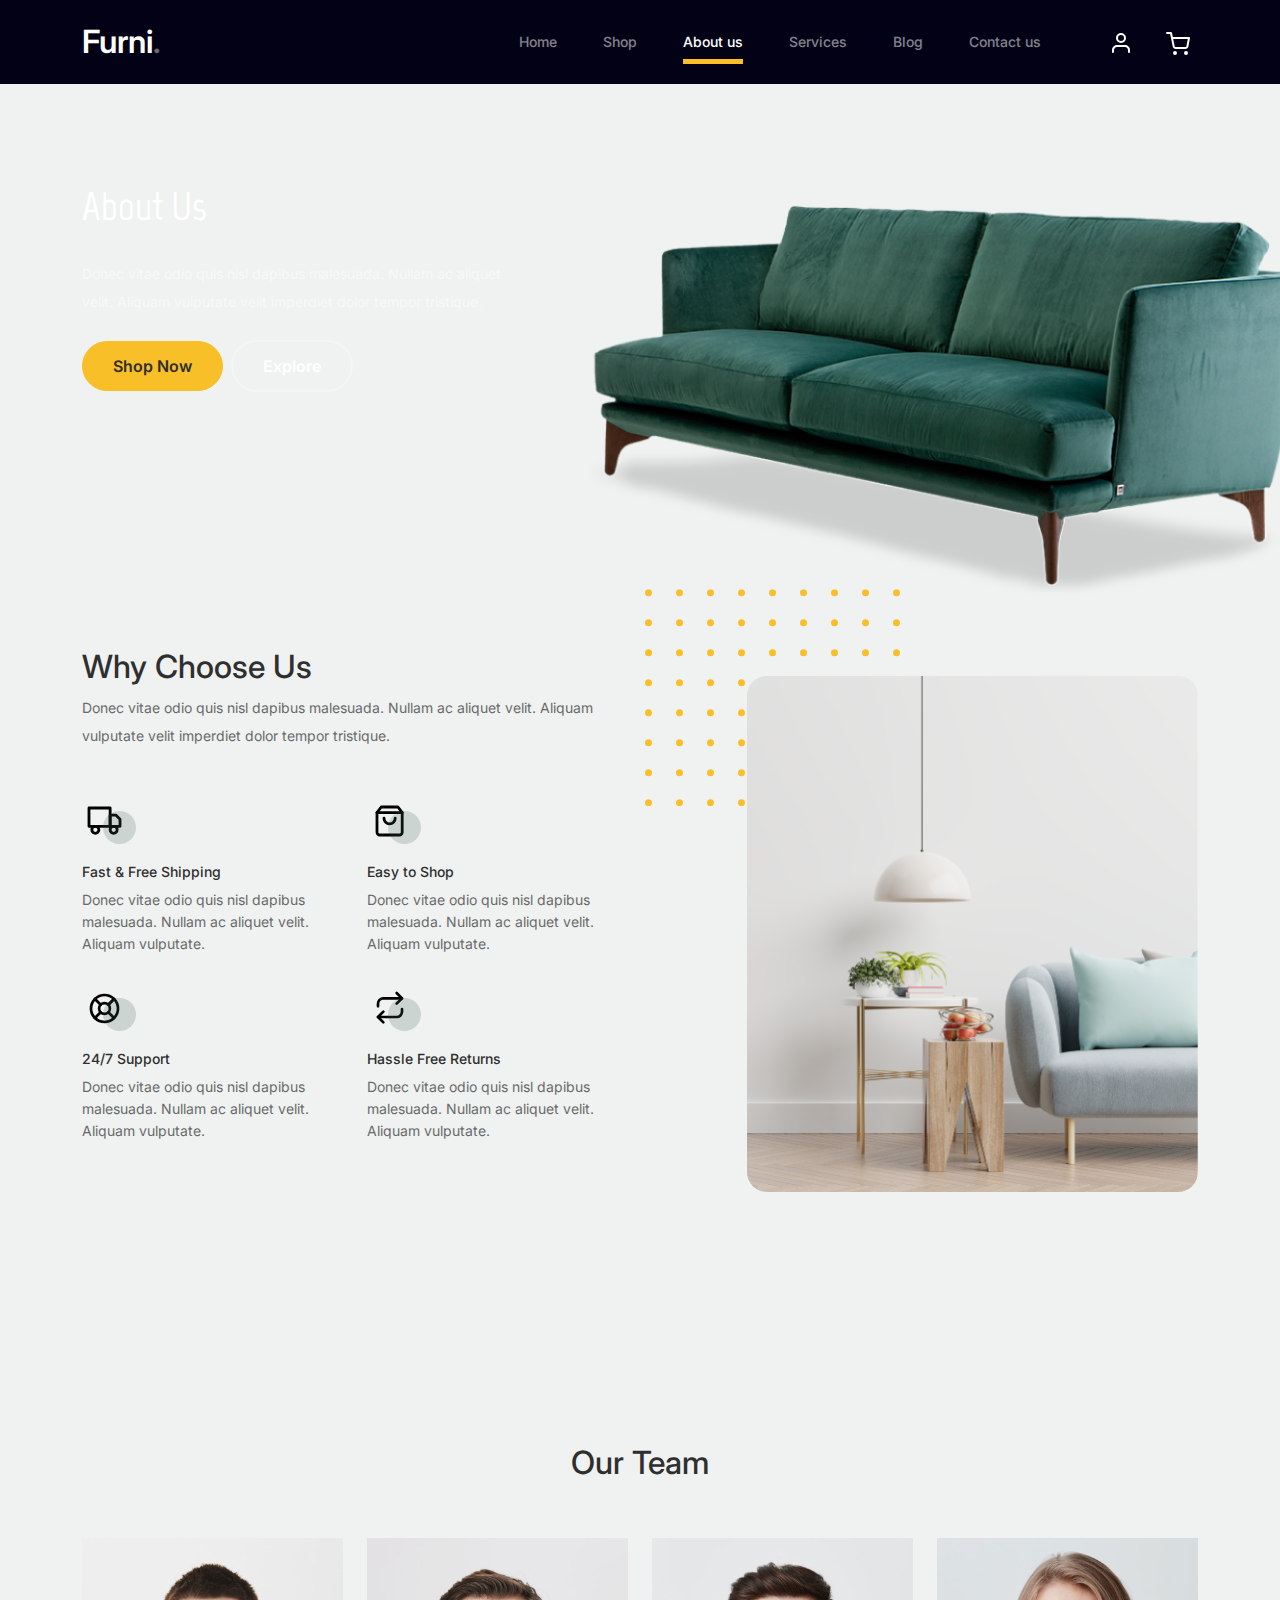
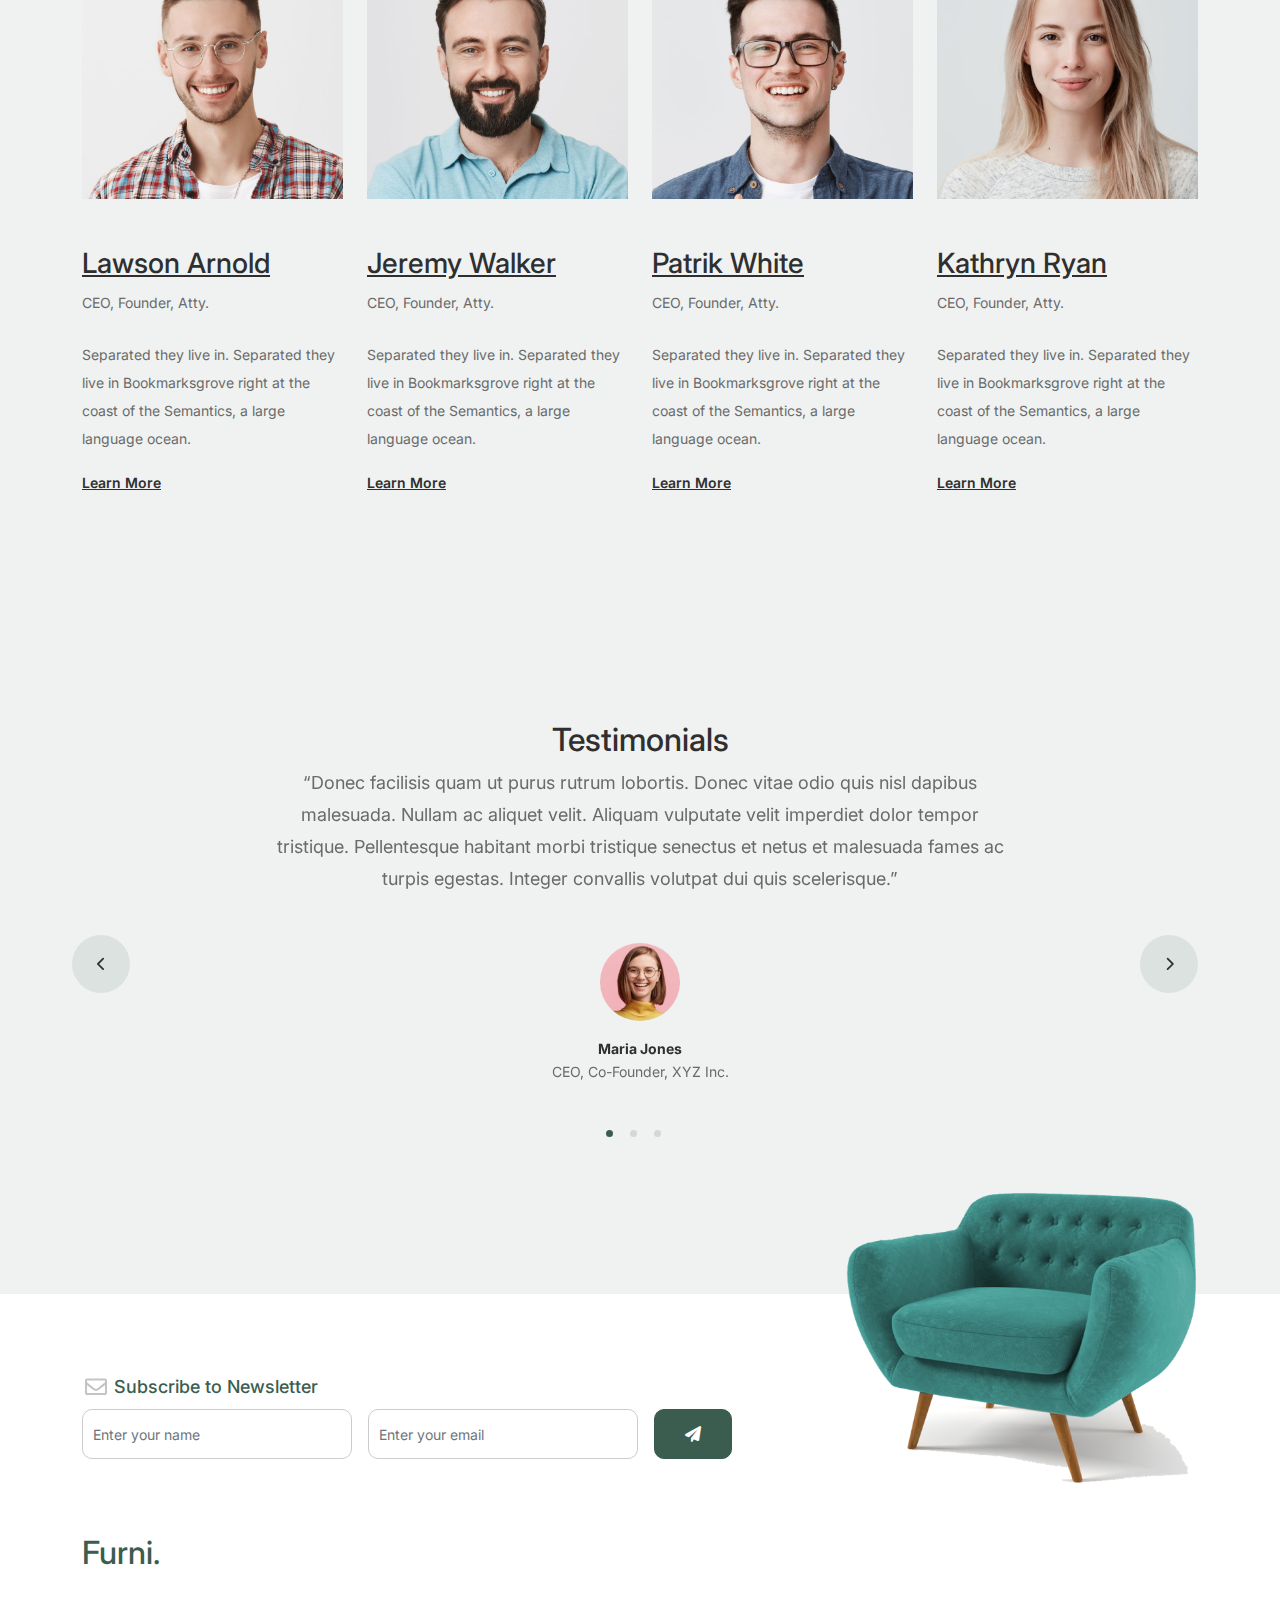
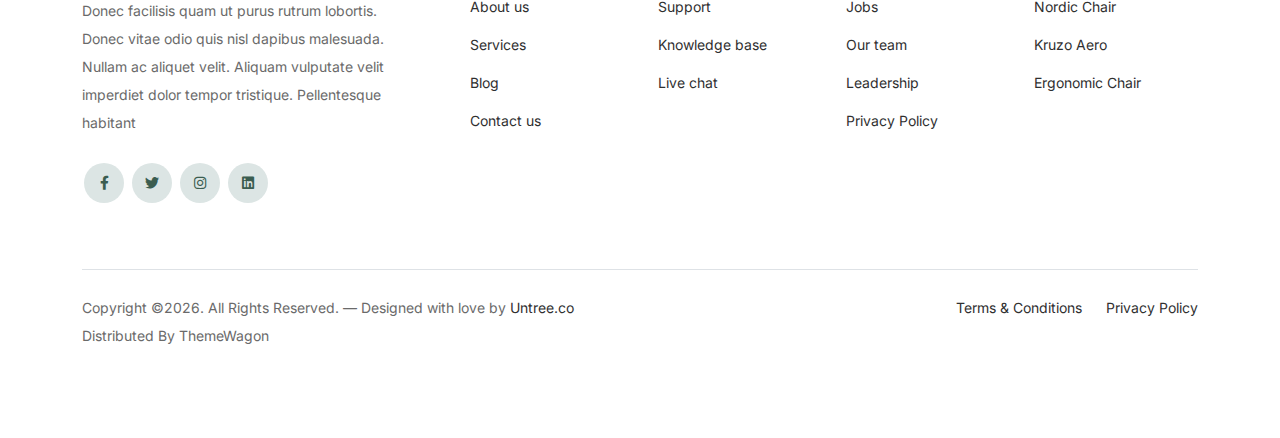
<file: about.html>
<!-- /*
* Bootstrap 5
* Template Name: Furni
* Template Author: Untree.co
* Template URI: https://untree.co/
* License: https://creativecommons.org/licenses/by/3.0/
*/ -->
<!doctype html>
<html lang="en">
<head>
  <meta charset="utf-8">
  <meta name="viewport" content="width=device-width, initial-scale=1, shrink-to-fit=no">
  <meta name="author" content="Untree.co">
  <link rel="shortcut icon" href="favicon.png">

  <meta name="description" content="" />
  <meta name="keywords" content="bootstrap, bootstrap4" />

		<!-- Bootstrap CSS -->
		<link href="css/bootstrap.min.css" rel="stylesheet">
		<link href="https://cdnjs.cloudflare.com/ajax/libs/font-awesome/6.0.0-beta3/css/all.min.css" rel="stylesheet">
		<link href="css/tiny-slider.css" rel="stylesheet">
		<link href="css/style.css" rel="stylesheet">
		<title>Furni Free Bootstrap 5 Template for Furniture and Interior Design Websites by Untree.co </title>
	</head>

	<body>

		<!-- Start Header/Navigation -->
		<nav class="custom-navbar navbar navbar navbar-expand-md navbar-dark bg-dark" arial-label="Furni navigation bar">

			<div class="container">
				<a class="navbar-brand" href="index.html">Furni<span>.</span></a>

				<button class="navbar-toggler" type="button" data-bs-toggle="collapse" data-bs-target="#navbarsFurni" aria-controls="navbarsFurni" aria-expanded="false" aria-label="Toggle navigation">
					<span class="navbar-toggler-icon"></span>
				</button>

				<div class="collapse navbar-collapse" id="navbarsFurni">
					<ul class="custom-navbar-nav navbar-nav ms-auto mb-2 mb-md-0">
						<li class="nav-item ">
							<a class="nav-link" href="index.html">Home</a>
						</li>
						<li><a class="nav-link" href="shop.html">Shop</a></li>
						<li class="active"><a class="nav-link" href="about.html">About us</a></li>
						<li><a class="nav-link" href="services.html">Services</a></li>
						<li><a class="nav-link" href="blog.html">Blog</a></li>
						<li><a class="nav-link" href="contact.html">Contact us</a></li>
					</ul>

					<ul class="custom-navbar-cta navbar-nav mb-2 mb-md-0 ms-5">
						<li><a class="nav-link" href="#"><img src="images/user.svg"></a></li>
						<li><a class="nav-link" href="cart.html"><img src="images/cart.svg"></a></li>
					</ul>
				</div>
			</div>
				
		</nav>
		<!-- End Header/Navigation -->

		<!-- Start Hero Section -->
			<div class="hero">
				<div class="container">
					<div class="row justify-content-between">
						<div class="col-lg-5">
							<div class="intro-excerpt">
								<h1>About Us</h1>
								<p class="mb-4">Donec vitae odio quis nisl dapibus malesuada. Nullam ac aliquet velit. Aliquam vulputate velit imperdiet dolor tempor tristique.</p>
								<p><a href="" class="btn btn-secondary me-2">Shop Now</a><a href="#" class="btn btn-white-outline">Explore</a></p>
							</div>
						</div>
						<div class="col-lg-7">
							<div class="hero-img-wrap">
								<img src="images/couch.png" class="img-fluid">
							</div>
						</div>
					</div>
				</div>
			</div>
		<!-- End Hero Section -->

		

		<!-- Start Why Choose Us Section -->
		<div class="why-choose-section">
			<div class="container">
				<div class="row justify-content-between align-items-center">
					<div class="col-lg-6">
						<h2 class="section-title">Why Choose Us</h2>
						<p>Donec vitae odio quis nisl dapibus malesuada. Nullam ac aliquet velit. Aliquam vulputate velit imperdiet dolor tempor tristique.</p>

						<div class="row my-5">
							<div class="col-6 col-md-6">
								<div class="feature">
									<div class="icon">
										<img src="images/truck.svg" alt="Image" class="imf-fluid">
									</div>
									<h3>Fast &amp; Free Shipping</h3>
									<p>Donec vitae odio quis nisl dapibus malesuada. Nullam ac aliquet velit. Aliquam vulputate.</p>
								</div>
							</div>

							<div class="col-6 col-md-6">
								<div class="feature">
									<div class="icon">
										<img src="images/bag.svg" alt="Image" class="imf-fluid">
									</div>
									<h3>Easy to Shop</h3>
									<p>Donec vitae odio quis nisl dapibus malesuada. Nullam ac aliquet velit. Aliquam vulputate.</p>
								</div>
							</div>

							<div class="col-6 col-md-6">
								<div class="feature">
									<div class="icon">
										<img src="images/support.svg" alt="Image" class="imf-fluid">
									</div>
									<h3>24/7 Support</h3>
									<p>Donec vitae odio quis nisl dapibus malesuada. Nullam ac aliquet velit. Aliquam vulputate.</p>
								</div>
							</div>

							<div class="col-6 col-md-6">
								<div class="feature">
									<div class="icon">
										<img src="images/return.svg" alt="Image" class="imf-fluid">
									</div>
									<h3>Hassle Free Returns</h3>
									<p>Donec vitae odio quis nisl dapibus malesuada. Nullam ac aliquet velit. Aliquam vulputate.</p>
								</div>
							</div>

						</div>
					</div>

					<div class="col-lg-5">
						<div class="img-wrap">
							<img src="images/why-choose-us-img.jpg" alt="Image" class="img-fluid">
						</div>
					</div>

				</div>
			</div>
		</div>
		<!-- End Why Choose Us Section -->

		<!-- Start Team Section -->
		<div class="untree_co-section">
			<div class="container">

				<div class="row mb-5">
					<div class="col-lg-5 mx-auto text-center">
						<h2 class="section-title">Our Team</h2>
					</div>
				</div>

				<div class="row">

					<!-- Start Column 1 -->
					<div class="col-12 col-md-6 col-lg-3 mb-5 mb-md-0">
						<img src="images/person_1.jpg" class="img-fluid mb-5">
						<h3 clas><a href="#"><span class="">Lawson</span> Arnold</a></h3>
            <span class="d-block position mb-4">CEO, Founder, Atty.</span>
            <p>Separated they live in.
            Separated they live in Bookmarksgrove right at the coast of the Semantics, a large language ocean.</p>
            <p class="mb-0"><a href="#" class="more dark">Learn More <span class="icon-arrow_forward"></span></a></p>
					</div> 
					<!-- End Column 1 -->

					<!-- Start Column 2 -->
					<div class="col-12 col-md-6 col-lg-3 mb-5 mb-md-0">
						<img src="images/person_2.jpg" class="img-fluid mb-5">

						<h3 clas><a href="#"><span class="">Jeremy</span> Walker</a></h3>
            <span class="d-block position mb-4">CEO, Founder, Atty.</span>
            <p>Separated they live in.
            Separated they live in Bookmarksgrove right at the coast of the Semantics, a large language ocean.</p>
            <p class="mb-0"><a href="#" class="more dark">Learn More <span class="icon-arrow_forward"></span></a></p>

					</div> 
					<!-- End Column 2 -->

					<!-- Start Column 3 -->
					<div class="col-12 col-md-6 col-lg-3 mb-5 mb-md-0">
						<img src="images/person_3.jpg" class="img-fluid mb-5">
						<h3 clas><a href="#"><span class="">Patrik</span> White</a></h3>
            <span class="d-block position mb-4">CEO, Founder, Atty.</span>
            <p>Separated they live in.
            Separated they live in Bookmarksgrove right at the coast of the Semantics, a large language ocean.</p>
            <p class="mb-0"><a href="#" class="more dark">Learn More <span class="icon-arrow_forward"></span></a></p>
					</div> 
					<!-- End Column 3 -->

					<!-- Start Column 4 -->
					<div class="col-12 col-md-6 col-lg-3 mb-5 mb-md-0">
						<img src="images/person_4.jpg" class="img-fluid mb-5">

						<h3 clas><a href="#"><span class="">Kathryn</span> Ryan</a></h3>
            <span class="d-block position mb-4">CEO, Founder, Atty.</span>
            <p>Separated they live in.
            Separated they live in Bookmarksgrove right at the coast of the Semantics, a large language ocean.</p>
            <p class="mb-0"><a href="#" class="more dark">Learn More <span class="icon-arrow_forward"></span></a></p>

          
					</div> 
					<!-- End Column 4 -->

					

				</div>
			</div>
		</div>
		<!-- End Team Section -->

		

		<!-- Start Testimonial Slider -->
		<div class="testimonial-section before-footer-section">
			<div class="container">
				<div class="row">
					<div class="col-lg-7 mx-auto text-center">
						<h2 class="section-title">Testimonials</h2>
					</div>
				</div>

				<div class="row justify-content-center">
					<div class="col-lg-12">
						<div class="testimonial-slider-wrap text-center">

							<div id="testimonial-nav">
								<span class="prev" data-controls="prev"><span class="fa fa-chevron-left"></span></span>
								<span class="next" data-controls="next"><span class="fa fa-chevron-right"></span></span>
							</div>

							<div class="testimonial-slider">
								
								<div class="item">
									<div class="row justify-content-center">
										<div class="col-lg-8 mx-auto">

											<div class="testimonial-block text-center">
												<blockquote class="mb-5">
													<p>&ldquo;Donec facilisis quam ut purus rutrum lobortis. Donec vitae odio quis nisl dapibus malesuada. Nullam ac aliquet velit. Aliquam vulputate velit imperdiet dolor tempor tristique. Pellentesque habitant morbi tristique senectus et netus et malesuada fames ac turpis egestas. Integer convallis volutpat dui quis scelerisque.&rdquo;</p>
												</blockquote>

												<div class="author-info">
													<div class="author-pic">
														<img src="images/person-1.png" alt="Maria Jones" class="img-fluid">
													</div>
													<h3 class="font-weight-bold">Maria Jones</h3>
													<span class="position d-block mb-3">CEO, Co-Founder, XYZ Inc.</span>
												</div>
											</div>

										</div>
									</div>
								</div> 
								<!-- END item -->

								<div class="item">
									<div class="row justify-content-center">
										<div class="col-lg-8 mx-auto">

											<div class="testimonial-block text-center">
												<blockquote class="mb-5">
													<p>&ldquo;Donec facilisis quam ut purus rutrum lobortis. Donec vitae odio quis nisl dapibus malesuada. Nullam ac aliquet velit. Aliquam vulputate velit imperdiet dolor tempor tristique. Pellentesque habitant morbi tristique senectus et netus et malesuada fames ac turpis egestas. Integer convallis volutpat dui quis scelerisque.&rdquo;</p>
												</blockquote>

												<div class="author-info">
													<div class="author-pic">
														<img src="images/person-1.png" alt="Maria Jones" class="img-fluid">
													</div>
													<h3 class="font-weight-bold">Maria Jones</h3>
													<span class="position d-block mb-3">CEO, Co-Founder, XYZ Inc.</span>
												</div>
											</div>

										</div>
									</div>
								</div> 
								<!-- END item -->

								<div class="item">
									<div class="row justify-content-center">
										<div class="col-lg-8 mx-auto">

											<div class="testimonial-block text-center">
												<blockquote class="mb-5">
													<p>&ldquo;Donec facilisis quam ut purus rutrum lobortis. Donec vitae odio quis nisl dapibus malesuada. Nullam ac aliquet velit. Aliquam vulputate velit imperdiet dolor tempor tristique. Pellentesque habitant morbi tristique senectus et netus et malesuada fames ac turpis egestas. Integer convallis volutpat dui quis scelerisque.&rdquo;</p>
												</blockquote>

												<div class="author-info">
													<div class="author-pic">
														<img src="images/person-1.png" alt="Maria Jones" class="img-fluid">
													</div>
													<h3 class="font-weight-bold">Maria Jones</h3>
													<span class="position d-block mb-3">CEO, Co-Founder, XYZ Inc.</span>
												</div>
											</div>

										</div>
									</div>
								</div> 
								<!-- END item -->

							</div>

						</div>
					</div>
				</div>
			</div>
		</div>
		<!-- End Testimonial Slider -->

		

		<!-- Start Footer Section -->
		<footer class="footer-section">
			<div class="container relative">

				<div class="sofa-img">
					<img src="images/sofa.png" alt="Image" class="img-fluid">
				</div>

				<div class="row">
					<div class="col-lg-8">
						<div class="subscription-form">
							<h3 class="d-flex align-items-center"><span class="me-1"><img src="images/envelope-outline.svg" alt="Image" class="img-fluid"></span><span>Subscribe to Newsletter</span></h3>

							<form action="#" class="row g-3">
								<div class="col-auto">
									<input type="text" class="form-control" placeholder="Enter your name">
								</div>
								<div class="col-auto">
									<input type="email" class="form-control" placeholder="Enter your email">
								</div>
								<div class="col-auto">
									<button class="btn btn-primary">
										<span class="fa fa-paper-plane"></span>
									</button>
								</div>
							</form>

						</div>
					</div>
				</div>

				<div class="row g-5 mb-5">
					<div class="col-lg-4">
						<div class="mb-4 footer-logo-wrap"><a href="#" class="footer-logo">Furni<span>.</span></a></div>
						<p class="mb-4">Donec facilisis quam ut purus rutrum lobortis. Donec vitae odio quis nisl dapibus malesuada. Nullam ac aliquet velit. Aliquam vulputate velit imperdiet dolor tempor tristique. Pellentesque habitant</p>

						<ul class="list-unstyled custom-social">
							<li><a href="#"><span class="fa fa-brands fa-facebook-f"></span></a></li>
							<li><a href="#"><span class="fa fa-brands fa-twitter"></span></a></li>
							<li><a href="#"><span class="fa fa-brands fa-instagram"></span></a></li>
							<li><a href="#"><span class="fa fa-brands fa-linkedin"></span></a></li>
						</ul>
					</div>

					<div class="col-lg-8">
						<div class="row links-wrap">
							<div class="col-6 col-sm-6 col-md-3">
								<ul class="list-unstyled">
									<li><a href="#">About us</a></li>
									<li><a href="#">Services</a></li>
									<li><a href="#">Blog</a></li>
									<li><a href="#">Contact us</a></li>
								</ul>
							</div>

							<div class="col-6 col-sm-6 col-md-3">
								<ul class="list-unstyled">
									<li><a href="#">Support</a></li>
									<li><a href="#">Knowledge base</a></li>
									<li><a href="#">Live chat</a></li>
								</ul>
							</div>

							<div class="col-6 col-sm-6 col-md-3">
								<ul class="list-unstyled">
									<li><a href="#">Jobs</a></li>
									<li><a href="#">Our team</a></li>
									<li><a href="#">Leadership</a></li>
									<li><a href="#">Privacy Policy</a></li>
								</ul>
							</div>

							<div class="col-6 col-sm-6 col-md-3">
								<ul class="list-unstyled">
									<li><a href="#">Nordic Chair</a></li>
									<li><a href="#">Kruzo Aero</a></li>
									<li><a href="#">Ergonomic Chair</a></li>
								</ul>
							</div>
						</div>
					</div>

				</div>

				<div class="border-top copyright">
					<div class="row pt-4">
						<div class="col-lg-6">
							<p class="mb-2 text-center text-lg-start">Copyright &copy;<script>document.write(new Date().getFullYear());</script>. All Rights Reserved. &mdash; Designed with love by <a href="https://untree.co">Untree.co</a> Distributed By <a hreff="https://themewagon.com">ThemeWagon</a>  <!-- License information: https://untree.co/license/ -->
            </p>
						</div>

						<div class="col-lg-6 text-center text-lg-end">
							<ul class="list-unstyled d-inline-flex ms-auto">
								<li class="me-4"><a href="#">Terms &amp; Conditions</a></li>
								<li><a href="#">Privacy Policy</a></li>
							</ul>
						</div>

					</div>
				</div>

			</div>
		</footer>
		<!-- End Footer Section -->	


		<script src="js/bootstrap.bundle.min.js"></script>
		<script src="js/tiny-slider.js"></script>
		<script src="js/custom.js"></script>
		<script src="js/main.js" defer></script>
	</body>

</html>
</file>
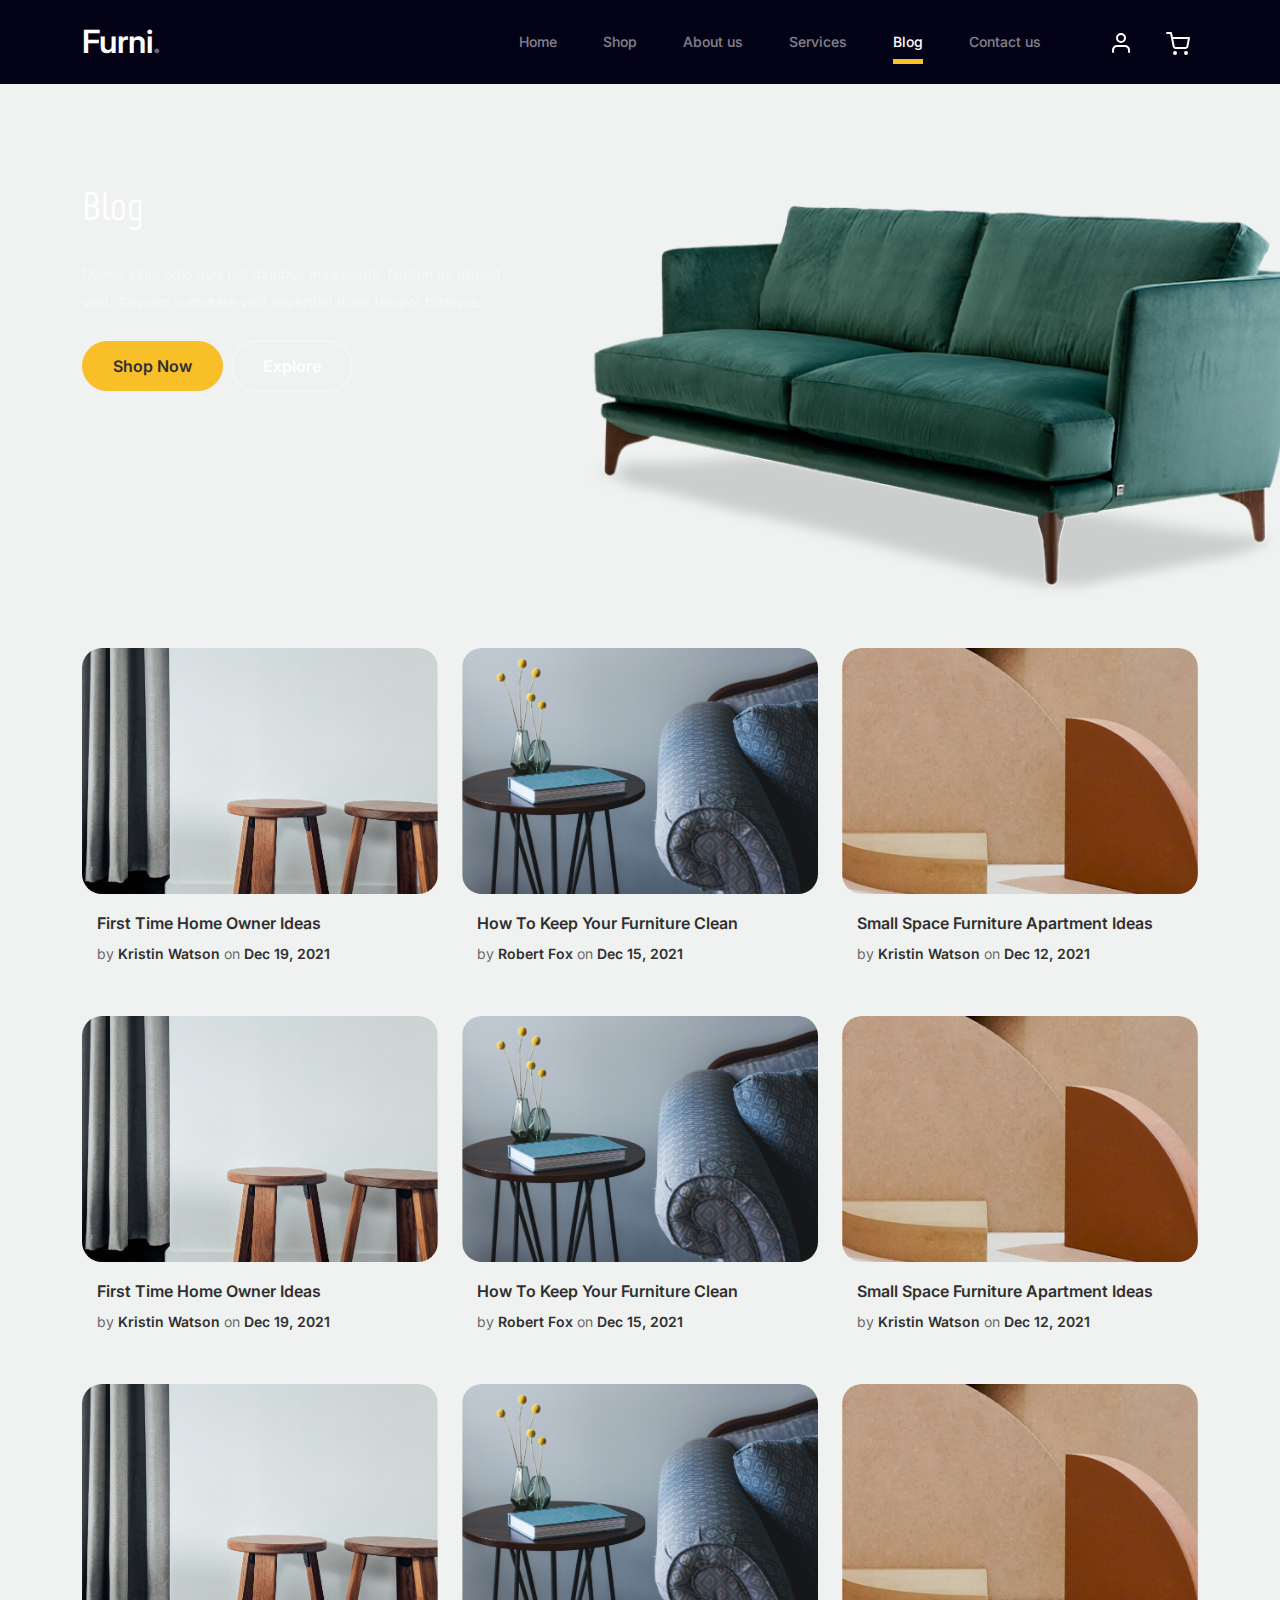
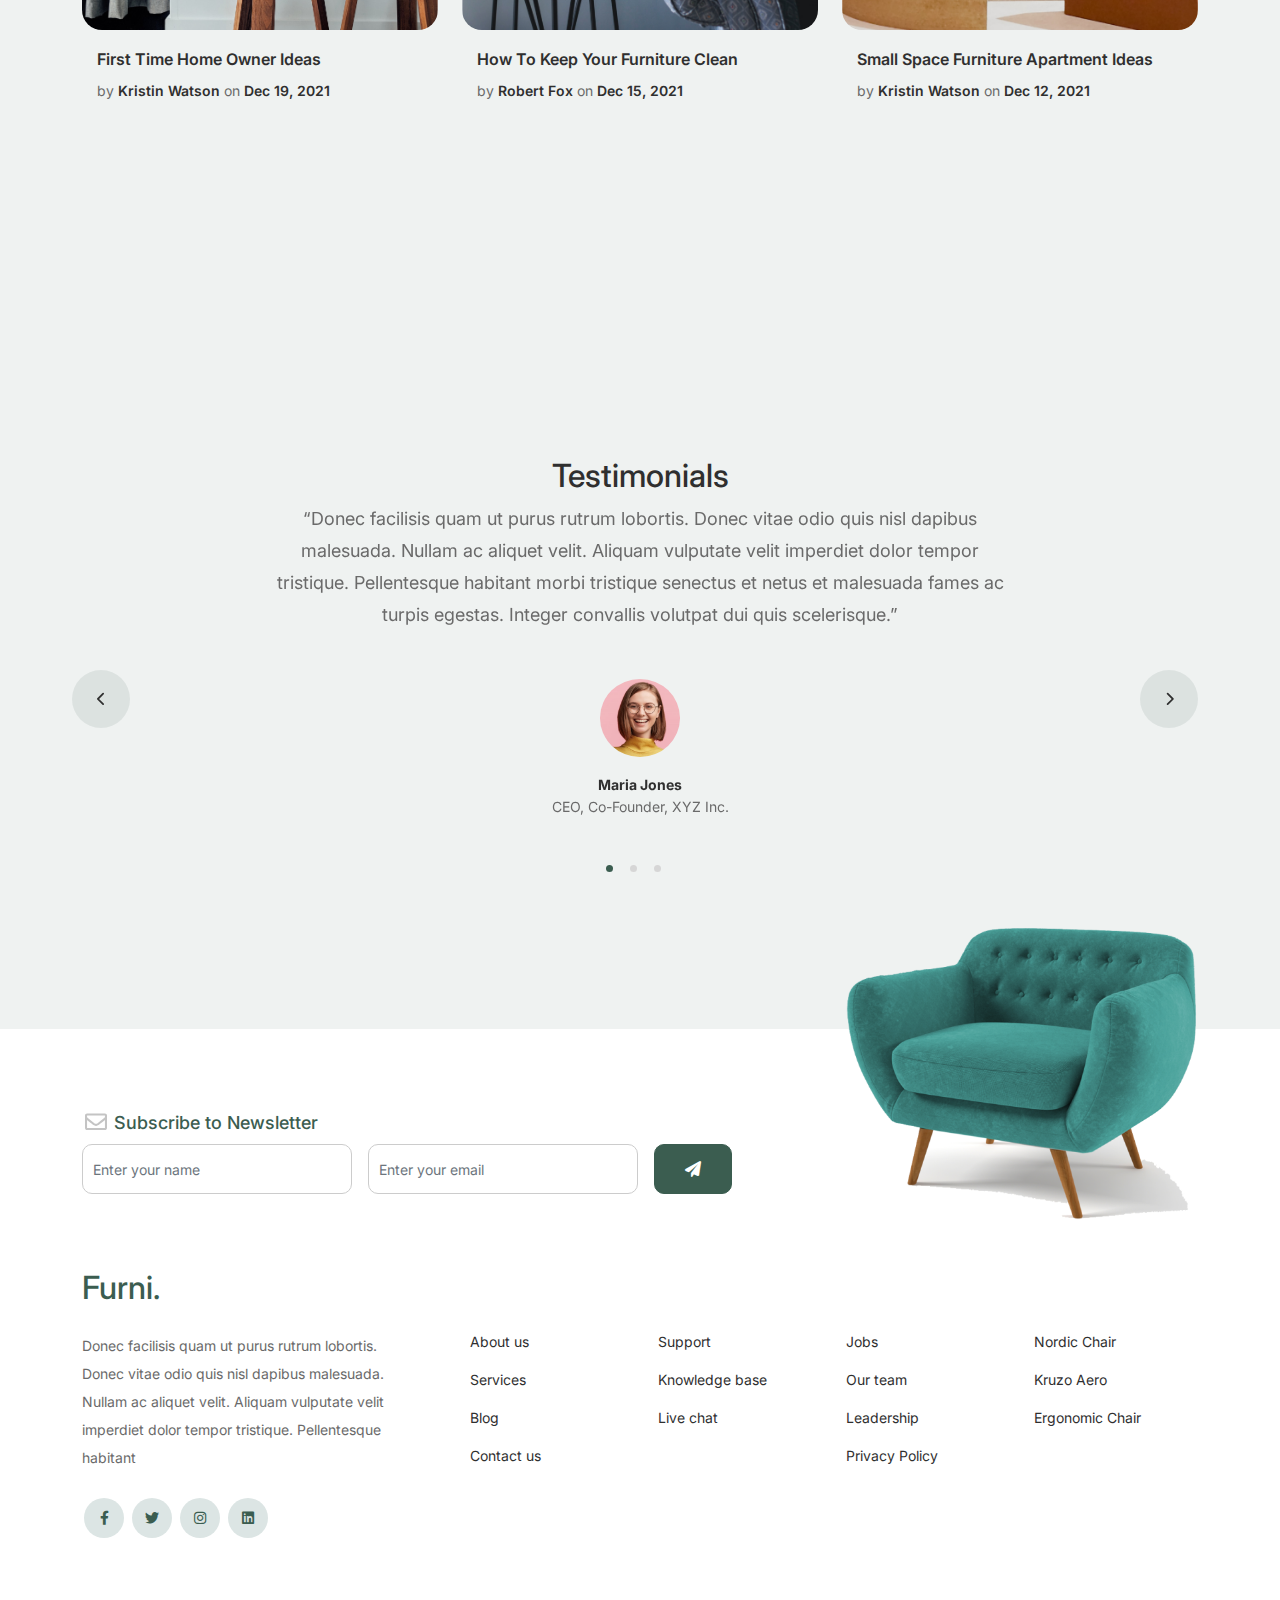
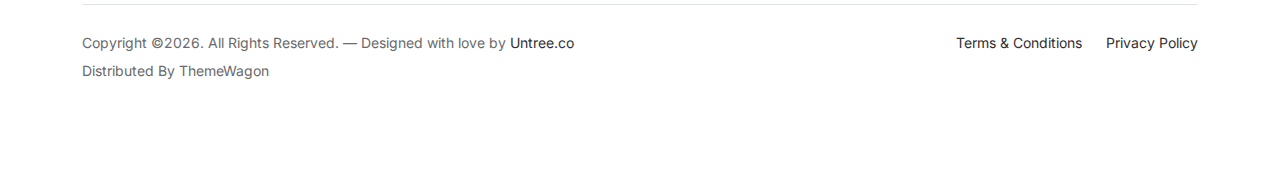
<file: blog.html>
<!-- /*
* Bootstrap 5
* Template Name: Furni
* Template Author: Untree.co
* Template URI: https://untree.co/
* License: https://creativecommons.org/licenses/by/3.0/
*/ -->
<!doctype html>
<html lang="en">
<head>
  <meta charset="utf-8">
  <meta name="viewport" content="width=device-width, initial-scale=1, shrink-to-fit=no">
  <meta name="author" content="Untree.co">
  <link rel="shortcut icon" href="favicon.png">

  <meta name="description" content="" />
  <meta name="keywords" content="bootstrap, bootstrap4" />

		<!-- Bootstrap CSS -->
		<link href="css/bootstrap.min.css" rel="stylesheet">
		<link href="https://cdnjs.cloudflare.com/ajax/libs/font-awesome/6.0.0-beta3/css/all.min.css" rel="stylesheet">
		<link href="css/tiny-slider.css" rel="stylesheet">
		<link href="css/style.css" rel="stylesheet">
		<title>Furni Free Bootstrap 5 Template for Furniture and Interior Design Websites by Untree.co </title>
	</head>

	<body>

		<!-- Start Header/Navigation -->
		<nav class="custom-navbar navbar navbar navbar-expand-md navbar-dark bg-dark" arial-label="Furni navigation bar">

			<div class="container">
				<a class="navbar-brand" href="index.html">Furni<span>.</span></a>

				<button class="navbar-toggler" type="button" data-bs-toggle="collapse" data-bs-target="#navbarsFurni" aria-controls="navbarsFurni" aria-expanded="false" aria-label="Toggle navigation">
					<span class="navbar-toggler-icon"></span>
				</button>

				<div class="collapse navbar-collapse" id="navbarsFurni">
					<ul class="custom-navbar-nav navbar-nav ms-auto mb-2 mb-md-0">
						<li class="nav-item">
							<a class="nav-link" href="index.html">Home</a>
						</li>
						<li><a class="nav-link" href="shop.html">Shop</a></li>
						<li><a class="nav-link" href="about.html">About us</a></li>
						<li><a class="nav-link" href="services.html">Services</a></li>
						<li class="active"><a class="nav-link" href="blog.html">Blog</a></li>
						<li><a class="nav-link" href="contact.html">Contact us</a></li>
					</ul>

					<ul class="custom-navbar-cta navbar-nav mb-2 mb-md-0 ms-5">
						<li><a class="nav-link" href="#"><img src="images/user.svg"></a></li>
						<li><a class="nav-link" href="cart.html"><img src="images/cart.svg"></a></li>
					</ul>
				</div>
			</div>
				
		</nav>
		<!-- End Header/Navigation -->

		<!-- Start Hero Section -->
			<div class="hero">
				<div class="container">
					<div class="row justify-content-between">
						<div class="col-lg-5">
							<div class="intro-excerpt">
								<h1>Blog</h1>
								<p class="mb-4">Donec vitae odio quis nisl dapibus malesuada. Nullam ac aliquet velit. Aliquam vulputate velit imperdiet dolor tempor tristique.</p>
								<p><a href="" class="btn btn-secondary me-2">Shop Now</a><a href="#" class="btn btn-white-outline">Explore</a></p>
							</div>
						</div>
						<div class="col-lg-7">
							<div class="hero-img-wrap">
								<img src="images/couch.png" class="img-fluid">
							</div>
						</div>
					</div>
				</div>
			</div>
		<!-- End Hero Section -->

		

		<!-- Start Blog Section -->
		<div class="blog-section">
			<div class="container">
				
				<div class="row">

					<div class="col-12 col-sm-6 col-md-4 mb-5">
						<div class="post-entry">
							<a href="#" class="post-thumbnail"><img src="images/post-1.jpg" alt="Image" class="img-fluid"></a>
							<div class="post-content-entry">
								<h3><a href="#">First Time Home Owner Ideas</a></h3>
								<div class="meta">
									<span>by <a href="#">Kristin Watson</a></span> <span>on <a href="#">Dec 19, 2021</a></span>
								</div>
							</div>
						</div>
					</div>

					<div class="col-12 col-sm-6 col-md-4 mb-5">
						<div class="post-entry">
							<a href="#" class="post-thumbnail"><img src="images/post-2.jpg" alt="Image" class="img-fluid"></a>
							<div class="post-content-entry">
								<h3><a href="#">How To Keep Your Furniture Clean</a></h3>
								<div class="meta">
									<span>by <a href="#">Robert Fox</a></span> <span>on <a href="#">Dec 15, 2021</a></span>
								</div>
							</div>
						</div>
					</div>

					<div class="col-12 col-sm-6 col-md-4 mb-5">
						<div class="post-entry">
							<a href="#" class="post-thumbnail"><img src="images/post-3.jpg" alt="Image" class="img-fluid"></a>
							<div class="post-content-entry">
								<h3><a href="#">Small Space Furniture Apartment Ideas</a></h3>
								<div class="meta">
									<span>by <a href="#">Kristin Watson</a></span> <span>on <a href="#">Dec 12, 2021</a></span>
								</div>
							</div>
						</div>
					</div>

					<div class="col-12 col-sm-6 col-md-4 mb-5">
						<div class="post-entry">
							<a href="#" class="post-thumbnail"><img src="images/post-1.jpg" alt="Image" class="img-fluid"></a>
							<div class="post-content-entry">
								<h3><a href="#">First Time Home Owner Ideas</a></h3>
								<div class="meta">
									<span>by <a href="#">Kristin Watson</a></span> <span>on <a href="#">Dec 19, 2021</a></span>
								</div>
							</div>
						</div>
					</div>

					<div class="col-12 col-sm-6 col-md-4 mb-5">
						<div class="post-entry">
							<a href="#" class="post-thumbnail"><img src="images/post-2.jpg" alt="Image" class="img-fluid"></a>
							<div class="post-content-entry">
								<h3><a href="#">How To Keep Your Furniture Clean</a></h3>
								<div class="meta">
									<span>by <a href="#">Robert Fox</a></span> <span>on <a href="#">Dec 15, 2021</a></span>
								</div>
							</div>
						</div>
					</div>

					<div class="col-12 col-sm-6 col-md-4 mb-5">
						<div class="post-entry">
							<a href="#" class="post-thumbnail"><img src="images/post-3.jpg" alt="Image" class="img-fluid"></a>
							<div class="post-content-entry">
								<h3><a href="#">Small Space Furniture Apartment Ideas</a></h3>
								<div class="meta">
									<span>by <a href="#">Kristin Watson</a></span> <span>on <a href="#">Dec 12, 2021</a></span>
								</div>
							</div>
						</div>
					</div>

					<div class="col-12 col-sm-6 col-md-4 mb-5">
						<div class="post-entry">
							<a href="#" class="post-thumbnail"><img src="images/post-1.jpg" alt="Image" class="img-fluid"></a>
							<div class="post-content-entry">
								<h3><a href="#">First Time Home Owner Ideas</a></h3>
								<div class="meta">
									<span>by <a href="#">Kristin Watson</a></span> <span>on <a href="#">Dec 19, 2021</a></span>
								</div>
							</div>
						</div>
					</div>

					<div class="col-12 col-sm-6 col-md-4 mb-5">
						<div class="post-entry">
							<a href="#" class="post-thumbnail"><img src="images/post-2.jpg" alt="Image" class="img-fluid"></a>
							<div class="post-content-entry">
								<h3><a href="#">How To Keep Your Furniture Clean</a></h3>
								<div class="meta">
									<span>by <a href="#">Robert Fox</a></span> <span>on <a href="#">Dec 15, 2021</a></span>
								</div>
							</div>
						</div>
					</div>

					<div class="col-12 col-sm-6 col-md-4 mb-5">
						<div class="post-entry">
							<a href="#" class="post-thumbnail"><img src="images/post-3.jpg" alt="Image" class="img-fluid"></a>
							<div class="post-content-entry">
								<h3><a href="#">Small Space Furniture Apartment Ideas</a></h3>
								<div class="meta">
									<span>by <a href="#">Kristin Watson</a></span> <span>on <a href="#">Dec 12, 2021</a></span>
								</div>
							</div>
						</div>
					</div>

				</div>
			</div>
		</div>
		<!-- End Blog Section -->	

		

		<!-- Start Testimonial Slider -->
		<div class="testimonial-section before-footer-section">
			<div class="container">
				<div class="row">
					<div class="col-lg-7 mx-auto text-center">
						<h2 class="section-title">Testimonials</h2>
					</div>
				</div>

				<div class="row justify-content-center">
					<div class="col-lg-12">
						<div class="testimonial-slider-wrap text-center">

							<div id="testimonial-nav">
								<span class="prev" data-controls="prev"><span class="fa fa-chevron-left"></span></span>
								<span class="next" data-controls="next"><span class="fa fa-chevron-right"></span></span>
							</div>

							<div class="testimonial-slider">
								
								<div class="item">
									<div class="row justify-content-center">
										<div class="col-lg-8 mx-auto">

											<div class="testimonial-block text-center">
												<blockquote class="mb-5">
													<p>&ldquo;Donec facilisis quam ut purus rutrum lobortis. Donec vitae odio quis nisl dapibus malesuada. Nullam ac aliquet velit. Aliquam vulputate velit imperdiet dolor tempor tristique. Pellentesque habitant morbi tristique senectus et netus et malesuada fames ac turpis egestas. Integer convallis volutpat dui quis scelerisque.&rdquo;</p>
												</blockquote>

												<div class="author-info">
													<div class="author-pic">
														<img src="images/person-1.png" alt="Maria Jones" class="img-fluid">
													</div>
													<h3 class="font-weight-bold">Maria Jones</h3>
													<span class="position d-block mb-3">CEO, Co-Founder, XYZ Inc.</span>
												</div>
											</div>

										</div>
									</div>
								</div> 
								<!-- END item -->

								<div class="item">
									<div class="row justify-content-center">
										<div class="col-lg-8 mx-auto">

											<div class="testimonial-block text-center">
												<blockquote class="mb-5">
													<p>&ldquo;Donec facilisis quam ut purus rutrum lobortis. Donec vitae odio quis nisl dapibus malesuada. Nullam ac aliquet velit. Aliquam vulputate velit imperdiet dolor tempor tristique. Pellentesque habitant morbi tristique senectus et netus et malesuada fames ac turpis egestas. Integer convallis volutpat dui quis scelerisque.&rdquo;</p>
												</blockquote>

												<div class="author-info">
													<div class="author-pic">
														<img src="images/person-1.png" alt="Maria Jones" class="img-fluid">
													</div>
													<h3 class="font-weight-bold">Maria Jones</h3>
													<span class="position d-block mb-3">CEO, Co-Founder, XYZ Inc.</span>
												</div>
											</div>

										</div>
									</div>
								</div> 
								<!-- END item -->

								<div class="item">
									<div class="row justify-content-center">
										<div class="col-lg-8 mx-auto">

											<div class="testimonial-block text-center">
												<blockquote class="mb-5">
													<p>&ldquo;Donec facilisis quam ut purus rutrum lobortis. Donec vitae odio quis nisl dapibus malesuada. Nullam ac aliquet velit. Aliquam vulputate velit imperdiet dolor tempor tristique. Pellentesque habitant morbi tristique senectus et netus et malesuada fames ac turpis egestas. Integer convallis volutpat dui quis scelerisque.&rdquo;</p>
												</blockquote>

												<div class="author-info">
													<div class="author-pic">
														<img src="images/person-1.png" alt="Maria Jones" class="img-fluid">
													</div>
													<h3 class="font-weight-bold">Maria Jones</h3>
													<span class="position d-block mb-3">CEO, Co-Founder, XYZ Inc.</span>
												</div>
											</div>

										</div>
									</div>
								</div> 
								<!-- END item -->

							</div>

						</div>
					</div>
				</div>
			</div>
		</div>
		<!-- End Testimonial Slider -->

		

		<!-- Start Footer Section -->
		<footer class="footer-section">
			<div class="container relative">

				<div class="sofa-img">
					<img src="images/sofa.png" alt="Image" class="img-fluid">
				</div>

				<div class="row">
					<div class="col-lg-8">
						<div class="subscription-form">
							<h3 class="d-flex align-items-center"><span class="me-1"><img src="images/envelope-outline.svg" alt="Image" class="img-fluid"></span><span>Subscribe to Newsletter</span></h3>

							<form action="#" class="row g-3">
								<div class="col-auto">
									<input type="text" class="form-control" placeholder="Enter your name">
								</div>
								<div class="col-auto">
									<input type="email" class="form-control" placeholder="Enter your email">
								</div>
								<div class="col-auto">
									<button class="btn btn-primary">
										<span class="fa fa-paper-plane"></span>
									</button>
								</div>
							</form>

						</div>
					</div>
				</div>

				<div class="row g-5 mb-5">
					<div class="col-lg-4">
						<div class="mb-4 footer-logo-wrap"><a href="#" class="footer-logo">Furni<span>.</span></a></div>
						<p class="mb-4">Donec facilisis quam ut purus rutrum lobortis. Donec vitae odio quis nisl dapibus malesuada. Nullam ac aliquet velit. Aliquam vulputate velit imperdiet dolor tempor tristique. Pellentesque habitant</p>

						<ul class="list-unstyled custom-social">
							<li><a href="#"><span class="fa fa-brands fa-facebook-f"></span></a></li>
							<li><a href="#"><span class="fa fa-brands fa-twitter"></span></a></li>
							<li><a href="#"><span class="fa fa-brands fa-instagram"></span></a></li>
							<li><a href="#"><span class="fa fa-brands fa-linkedin"></span></a></li>
						</ul>
					</div>

					<div class="col-lg-8">
						<div class="row links-wrap">
							<div class="col-6 col-sm-6 col-md-3">
								<ul class="list-unstyled">
									<li><a href="#">About us</a></li>
									<li><a href="#">Services</a></li>
									<li><a href="#">Blog</a></li>
									<li><a href="#">Contact us</a></li>
								</ul>
							</div>

							<div class="col-6 col-sm-6 col-md-3">
								<ul class="list-unstyled">
									<li><a href="#">Support</a></li>
									<li><a href="#">Knowledge base</a></li>
									<li><a href="#">Live chat</a></li>
								</ul>
							</div>

							<div class="col-6 col-sm-6 col-md-3">
								<ul class="list-unstyled">
									<li><a href="#">Jobs</a></li>
									<li><a href="#">Our team</a></li>
									<li><a href="#">Leadership</a></li>
									<li><a href="#">Privacy Policy</a></li>
								</ul>
							</div>

							<div class="col-6 col-sm-6 col-md-3">
								<ul class="list-unstyled">
									<li><a href="#">Nordic Chair</a></li>
									<li><a href="#">Kruzo Aero</a></li>
									<li><a href="#">Ergonomic Chair</a></li>
								</ul>
							</div>
						</div>
					</div>

				</div>

				<div class="border-top copyright">
					<div class="row pt-4">
						<div class="col-lg-6">
							<p class="mb-2 text-center text-lg-start">Copyright &copy;<script>document.write(new Date().getFullYear());</script>. All Rights Reserved. &mdash; Designed with love by <a href="https://untree.co">Untree.co</a> Distributed By <a hreff="https://themewagon.com">ThemeWagon</a>  <!-- License information: https://untree.co/license/ -->
            </p>
						</div>

						<div class="col-lg-6 text-center text-lg-end">
							<ul class="list-unstyled d-inline-flex ms-auto">
								<li class="me-4"><a href="#">Terms &amp; Conditions</a></li>
								<li><a href="#">Privacy Policy</a></li>
							</ul>
						</div>

					</div>
				</div>

			</div>
		</footer>
		<!-- End Footer Section -->	


		<script src="js/bootstrap.bundle.min.js"></script>
		<script src="js/tiny-slider.js"></script>
		<script src="js/custom.js"></script>
	</body>

</html>
</file>
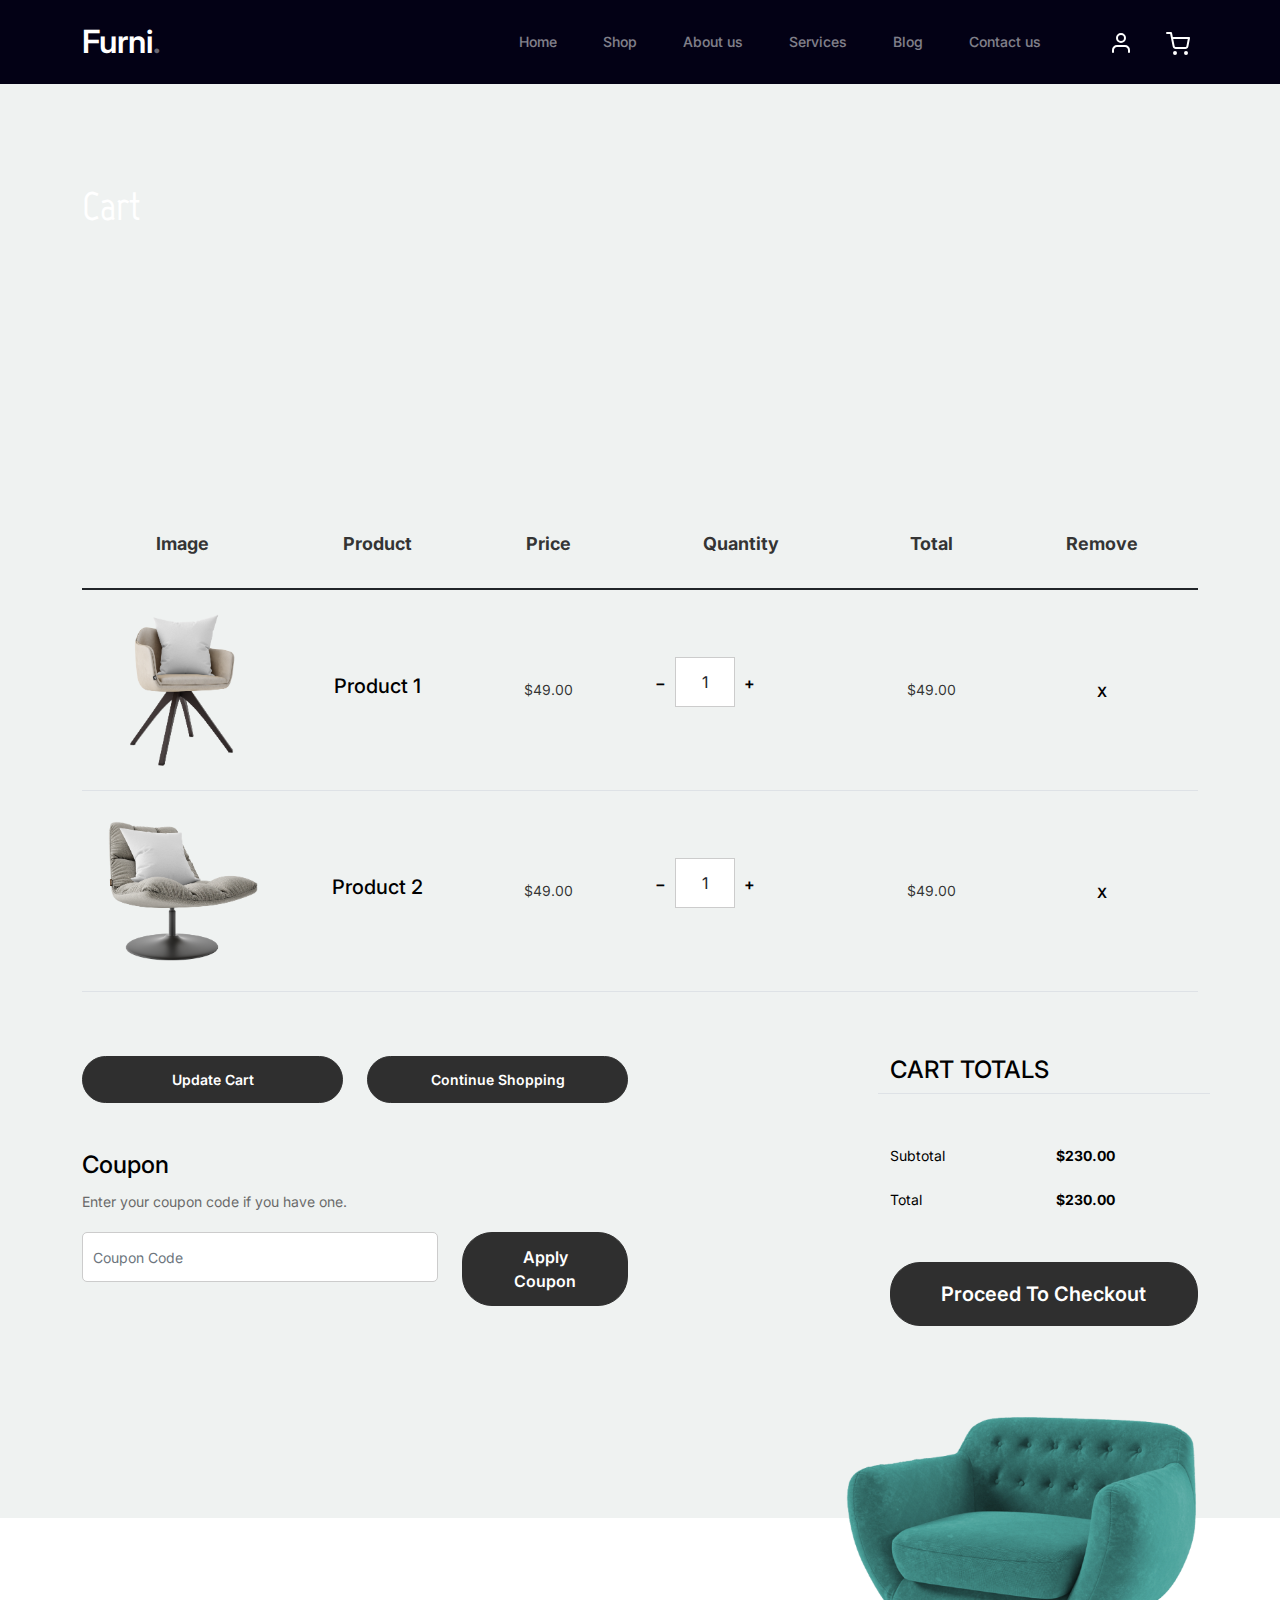
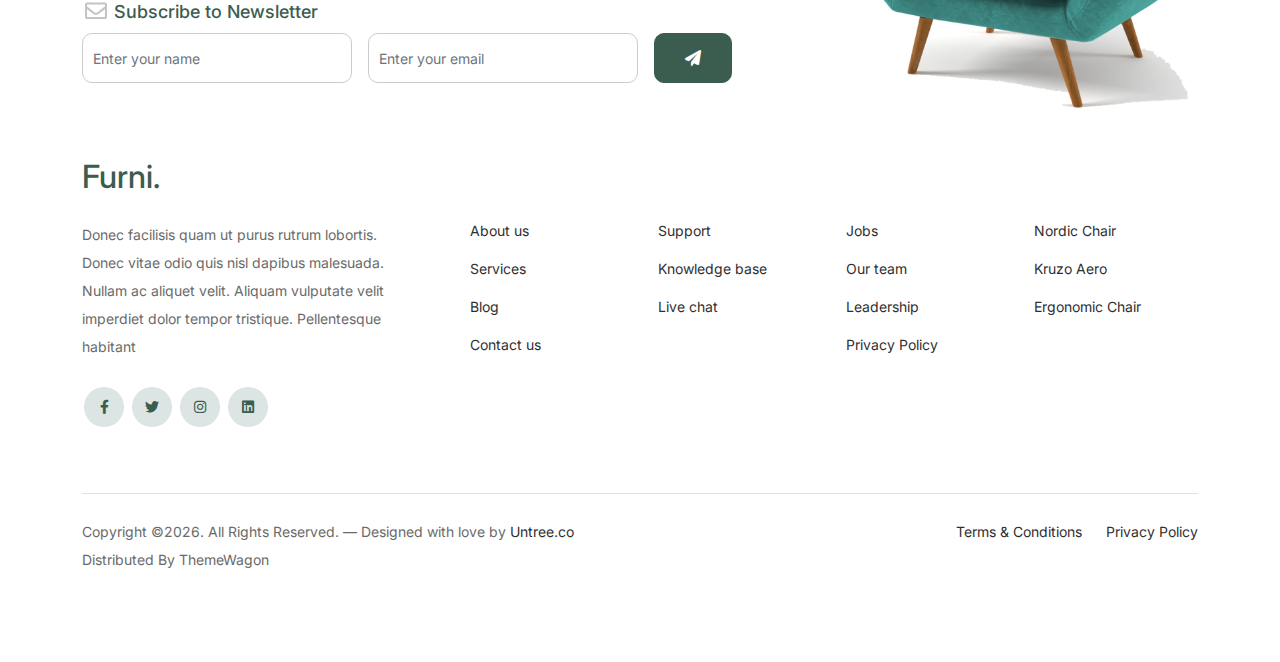
<file: cart.html>
<!-- /*
* Bootstrap 5
* Template Name: Furni
* Template Author: Untree.co
* Template URI: https://untree.co/
* License: https://creativecommons.org/licenses/by/3.0/
*/ -->
<!doctype html>
<html lang="en">
<head>
  <meta charset="utf-8">
  <meta name="viewport" content="width=device-width, initial-scale=1, shrink-to-fit=no">
  <meta name="author" content="Untree.co">
  <link rel="shortcut icon" href="favicon.png">

  <meta name="description" content="" />
  <meta name="keywords" content="bootstrap, bootstrap4" />

		<!-- Bootstrap CSS -->
		<link href="css/bootstrap.min.css" rel="stylesheet">
		<link href="https://cdnjs.cloudflare.com/ajax/libs/font-awesome/6.0.0-beta3/css/all.min.css" rel="stylesheet">
		<link href="css/tiny-slider.css" rel="stylesheet">
		<link href="css/style.css" rel="stylesheet">
		<title>Furni Free Bootstrap 5 Template for Furniture and Interior Design Websites by Untree.co </title>
	</head>

	<body>

		<!-- Start Header/Navigation -->
		<nav class="custom-navbar navbar navbar navbar-expand-md navbar-dark bg-dark" arial-label="Furni navigation bar">

			<div class="container">
				<a class="navbar-brand" href="index.html">Furni<span>.</span></a>

				<button class="navbar-toggler" type="button" data-bs-toggle="collapse" data-bs-target="#navbarsFurni" aria-controls="navbarsFurni" aria-expanded="false" aria-label="Toggle navigation">
					<span class="navbar-toggler-icon"></span>
				</button>

				<div class="collapse navbar-collapse" id="navbarsFurni">
					<ul class="custom-navbar-nav navbar-nav ms-auto mb-2 mb-md-0">
						<li class="nav-item ">
							<a class="nav-link" href="index.html">Home</a>
						</li>
						<li><a class="nav-link" href="shop.html">Shop</a></li>
						<li><a class="nav-link" href="about.html">About us</a></li>
						<li><a class="nav-link" href="services.html">Services</a></li>
						<li><a class="nav-link" href="blog.html">Blog</a></li>
						<li><a class="nav-link" href="contact.html">Contact us</a></li>
					</ul>

					<ul class="custom-navbar-cta navbar-nav mb-2 mb-md-0 ms-5">
						<li><a class="nav-link" href="#"><img src="images/user.svg"></a></li>
						<li><a class="nav-link" href="cart.html"><img src="images/cart.svg"></a></li>
					</ul>
				</div>
			</div>
				
		</nav>
		<!-- End Header/Navigation -->

		<!-- Start Hero Section -->
			<div class="hero">
				<div class="container">
					<div class="row justify-content-between">
						<div class="col-lg-5">
							<div class="intro-excerpt">
								<h1>Cart</h1>
							</div>
						</div>
						<div class="col-lg-7">
							
						</div>
					</div>
				</div>
			</div>
		<!-- End Hero Section -->

		

		<div class="untree_co-section before-footer-section">
            <div class="container">
              <div class="row mb-5">
                <form class="col-md-12" method="post">
                  <div class="site-blocks-table">
                    <table class="table">
                      <thead>
                        <tr>
                          <th class="product-thumbnail">Image</th>
                          <th class="product-name">Product</th>
                          <th class="product-price">Price</th>
                          <th class="product-quantity">Quantity</th>
                          <th class="product-total">Total</th>
                          <th class="product-remove">Remove</th>
                        </tr>
                      </thead>
                      <tbody>
                        <tr>
                          <td class="product-thumbnail">
                            <img src="images/product-1.png" alt="Image" class="img-fluid">
                          </td>
                          <td class="product-name">
                            <h2 class="h5 text-black">Product 1</h2>
                          </td>
                          <td>$49.00</td>
                          <td>
                            <div class="input-group mb-3 d-flex align-items-center quantity-container" style="max-width: 120px;">
                              <div class="input-group-prepend">
                                <button class="btn btn-outline-black decrease" type="button">&minus;</button>
                              </div>
                              <input type="text" class="form-control text-center quantity-amount" value="1" placeholder="" aria-label="Example text with button addon" aria-describedby="button-addon1">
                              <div class="input-group-append">
                                <button class="btn btn-outline-black increase" type="button">&plus;</button>
                              </div>
                            </div>
        
                          </td>
                          <td>$49.00</td>
                          <td><a href="#" class="btn btn-black btn-sm">X</a></td>
                        </tr>
        
                        <tr>
                          <td class="product-thumbnail">
                            <img src="images/product-2.png" alt="Image" class="img-fluid">
                          </td>
                          <td class="product-name">
                            <h2 class="h5 text-black">Product 2</h2>
                          </td>
                          <td>$49.00</td>
                          <td>
                            <div class="input-group mb-3 d-flex align-items-center quantity-container" style="max-width: 120px;">
                              <div class="input-group-prepend">
                                <button class="btn btn-outline-black decrease" type="button">&minus;</button>
                              </div>
                              <input type="text" class="form-control text-center quantity-amount" value="1" placeholder="" aria-label="Example text with button addon" aria-describedby="button-addon1">
                              <div class="input-group-append">
                                <button class="btn btn-outline-black increase" type="button">&plus;</button>
                              </div>
                            </div>
        
                          </td>
                          <td>$49.00</td>
                          <td><a href="#" class="btn btn-black btn-sm">X</a></td>
                        </tr>
                      </tbody>
                    </table>
                  </div>
                </form>
              </div>
        
              <div class="row">
                <div class="col-md-6">
                  <div class="row mb-5">
                    <div class="col-md-6 mb-3 mb-md-0">
                      <button class="btn btn-black btn-sm btn-block">Update Cart</button>
                    </div>
                    <div class="col-md-6">
                      <button class="btn btn-outline-black btn-sm btn-block">Continue Shopping</button>
                    </div>
                  </div>
                  <div class="row">
                    <div class="col-md-12">
                      <label class="text-black h4" for="coupon">Coupon</label>
                      <p>Enter your coupon code if you have one.</p>
                    </div>
                    <div class="col-md-8 mb-3 mb-md-0">
                      <input type="text" class="form-control py-3" id="coupon" placeholder="Coupon Code">
                    </div>
                    <div class="col-md-4">
                      <button class="btn btn-black">Apply Coupon</button>
                    </div>
                  </div>
                </div>
                <div class="col-md-6 pl-5">
                  <div class="row justify-content-end">
                    <div class="col-md-7">
                      <div class="row">
                        <div class="col-md-12 text-right border-bottom mb-5">
                          <h3 class="text-black h4 text-uppercase">Cart Totals</h3>
                        </div>
                      </div>
                      <div class="row mb-3">
                        <div class="col-md-6">
                          <span class="text-black">Subtotal</span>
                        </div>
                        <div class="col-md-6 text-right">
                          <strong class="text-black">$230.00</strong>
                        </div>
                      </div>
                      <div class="row mb-5">
                        <div class="col-md-6">
                          <span class="text-black">Total</span>
                        </div>
                        <div class="col-md-6 text-right">
                          <strong class="text-black">$230.00</strong>
                        </div>
                      </div>
        
                      <div class="row">
                        <div class="col-md-12">
                          <button class="btn btn-black btn-lg py-3 btn-block" onclick="window.location='checkout.html'">Proceed To Checkout</button>
                        </div>
                      </div>
                    </div>
                  </div>
                </div>
              </div>
            </div>
          </div>
		

		<!-- Start Footer Section -->
		<footer class="footer-section">
			<div class="container relative">

				<div class="sofa-img">
					<img src="images/sofa.png" alt="Image" class="img-fluid">
				</div>

				<div class="row">
					<div class="col-lg-8">
						<div class="subscription-form">
							<h3 class="d-flex align-items-center"><span class="me-1"><img src="images/envelope-outline.svg" alt="Image" class="img-fluid"></span><span>Subscribe to Newsletter</span></h3>

							<form action="#" class="row g-3">
								<div class="col-auto">
									<input type="text" class="form-control" placeholder="Enter your name">
								</div>
								<div class="col-auto">
									<input type="email" class="form-control" placeholder="Enter your email">
								</div>
								<div class="col-auto">
									<button class="btn btn-primary">
										<span class="fa fa-paper-plane"></span>
									</button>
								</div>
							</form>

						</div>
					</div>
				</div>

				<div class="row g-5 mb-5">
					<div class="col-lg-4">
						<div class="mb-4 footer-logo-wrap"><a href="#" class="footer-logo">Furni<span>.</span></a></div>
						<p class="mb-4">Donec facilisis quam ut purus rutrum lobortis. Donec vitae odio quis nisl dapibus malesuada. Nullam ac aliquet velit. Aliquam vulputate velit imperdiet dolor tempor tristique. Pellentesque habitant</p>

						<ul class="list-unstyled custom-social">
							<li><a href="#"><span class="fa fa-brands fa-facebook-f"></span></a></li>
							<li><a href="#"><span class="fa fa-brands fa-twitter"></span></a></li>
							<li><a href="#"><span class="fa fa-brands fa-instagram"></span></a></li>
							<li><a href="#"><span class="fa fa-brands fa-linkedin"></span></a></li>
						</ul>
					</div>

					<div class="col-lg-8">
						<div class="row links-wrap">
							<div class="col-6 col-sm-6 col-md-3">
								<ul class="list-unstyled">
									<li><a href="#">About us</a></li>
									<li><a href="#">Services</a></li>
									<li><a href="#">Blog</a></li>
									<li><a href="#">Contact us</a></li>
								</ul>
							</div>

							<div class="col-6 col-sm-6 col-md-3">
								<ul class="list-unstyled">
									<li><a href="#">Support</a></li>
									<li><a href="#">Knowledge base</a></li>
									<li><a href="#">Live chat</a></li>
								</ul>
							</div>

							<div class="col-6 col-sm-6 col-md-3">
								<ul class="list-unstyled">
									<li><a href="#">Jobs</a></li>
									<li><a href="#">Our team</a></li>
									<li><a href="#">Leadership</a></li>
									<li><a href="#">Privacy Policy</a></li>
								</ul>
							</div>

							<div class="col-6 col-sm-6 col-md-3">
								<ul class="list-unstyled">
									<li><a href="#">Nordic Chair</a></li>
									<li><a href="#">Kruzo Aero</a></li>
									<li><a href="#">Ergonomic Chair</a></li>
								</ul>
							</div>
						</div>
					</div>

				</div>

				<div class="border-top copyright">
					<div class="row pt-4">
						<div class="col-lg-6">
							<p class="mb-2 text-center text-lg-start">Copyright &copy;<script>document.write(new Date().getFullYear());</script>. All Rights Reserved. &mdash; Designed with love by <a href="https://untree.co">Untree.co</a> Distributed By <a hreff="https://themewagon.com">ThemeWagon</a>  <!-- License information: https://untree.co/license/ -->
            </p>
						</div>

						<div class="col-lg-6 text-center text-lg-end">
							<ul class="list-unstyled d-inline-flex ms-auto">
								<li class="me-4"><a href="#">Terms &amp; Conditions</a></li>
								<li><a href="#">Privacy Policy</a></li>
							</ul>
						</div>

					</div>
				</div>

			</div>
		</footer>
		<!-- End Footer Section -->	


		<script src="js/bootstrap.bundle.min.js"></script>
		<script src="js/tiny-slider.js"></script>
		<script src="js/custom.js"></script>
	</body>

</html>
</file>
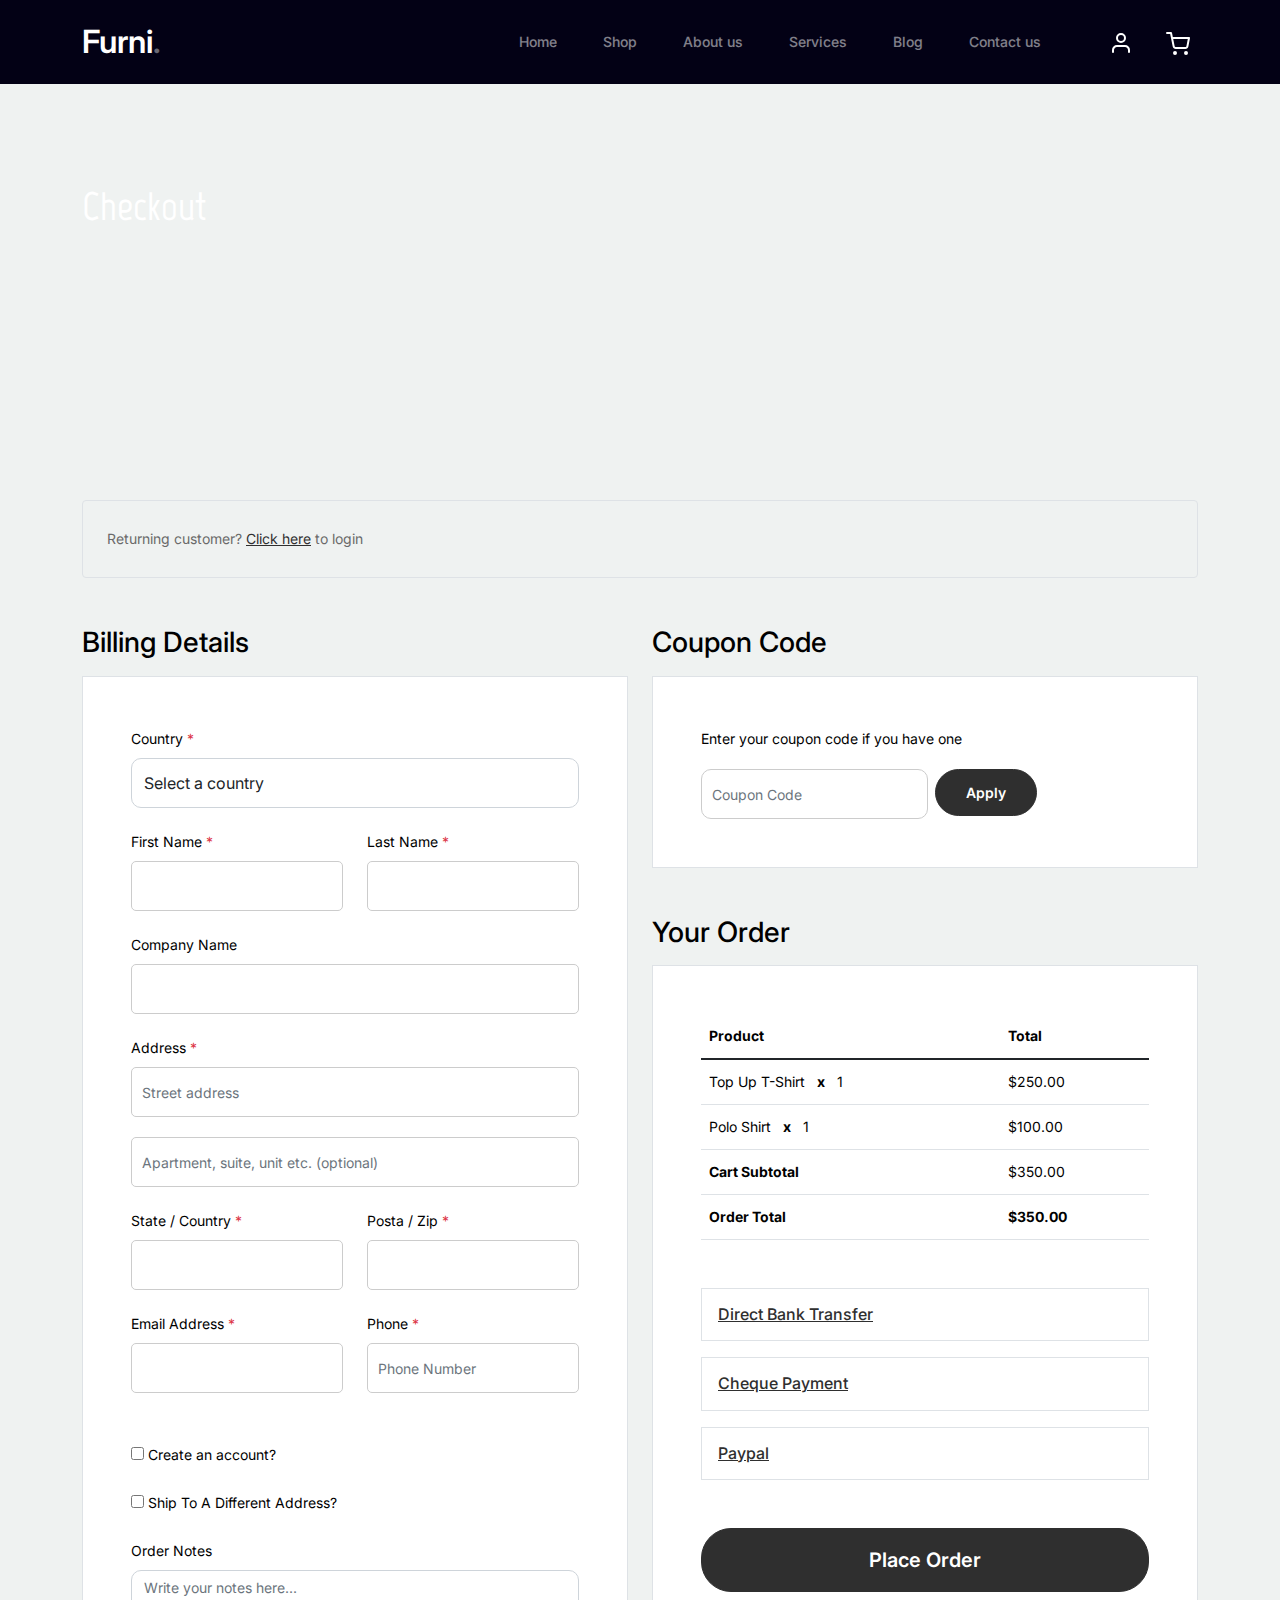
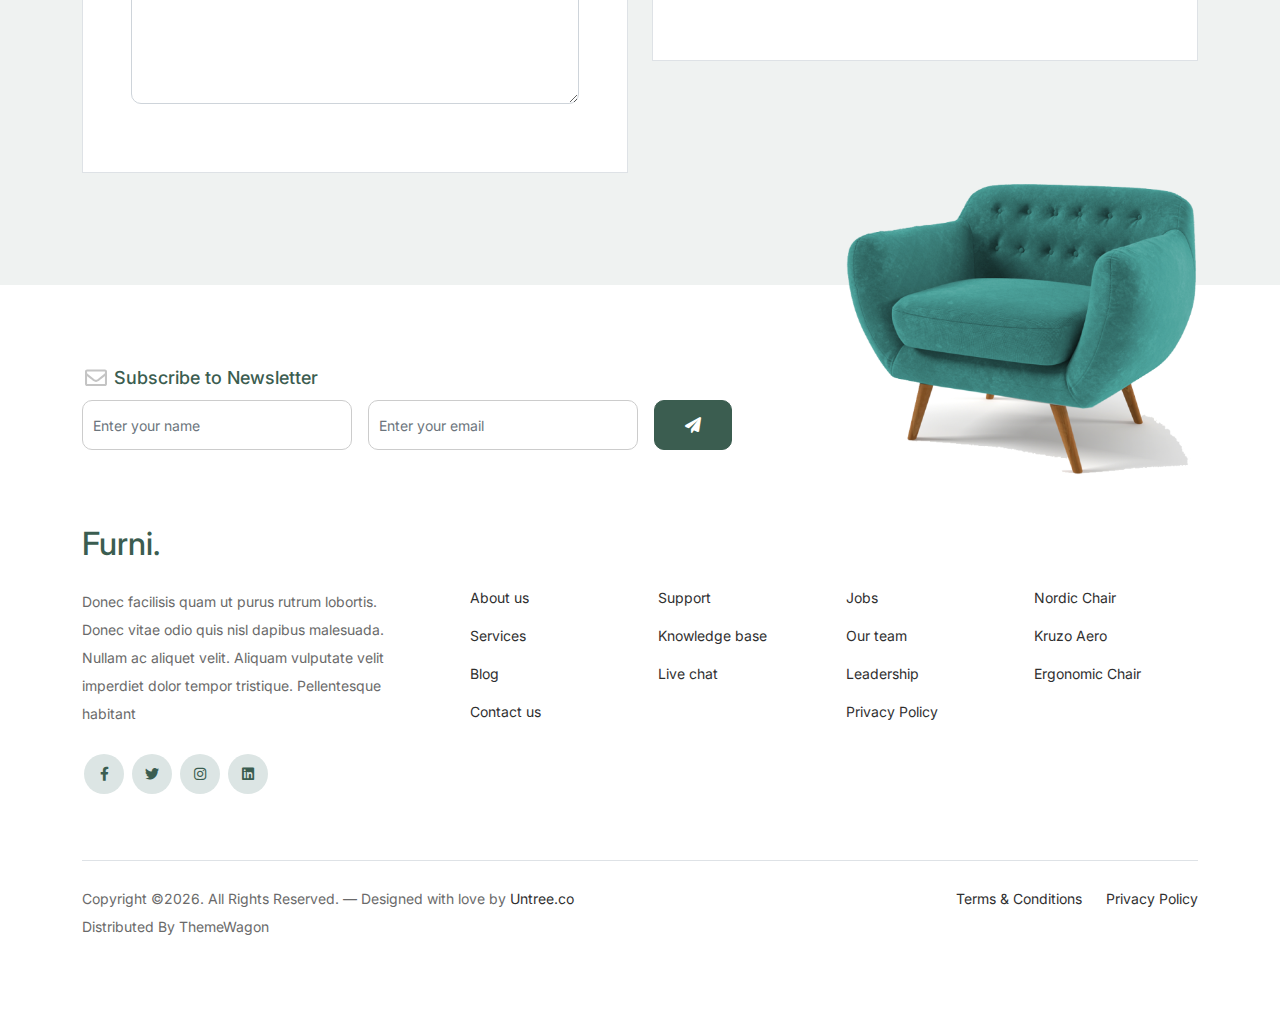
<file: checkout.html>
<!-- /*
* Bootstrap 5
* Template Name: Furni
* Template Author: Untree.co
* Template URI: https://untree.co/
* License: https://creativecommons.org/licenses/by/3.0/
*/ -->
<!doctype html>
<html lang="en">
<head>
  <meta charset="utf-8">
  <meta name="viewport" content="width=device-width, initial-scale=1, shrink-to-fit=no">
  <meta name="author" content="Untree.co">
  <link rel="shortcut icon" href="favicon.png">

  <meta name="description" content="" />
  <meta name="keywords" content="bootstrap, bootstrap4" />

		<!-- Bootstrap CSS -->
		<link href="css/bootstrap.min.css" rel="stylesheet">
		<link href="https://cdnjs.cloudflare.com/ajax/libs/font-awesome/6.0.0-beta3/css/all.min.css" rel="stylesheet">
		<link href="css/tiny-slider.css" rel="stylesheet">
		<link href="css/style.css" rel="stylesheet">
		<title>Furni Free Bootstrap 5 Template for Furniture and Interior Design Websites by Untree.co </title>
	</head>

	<body>

		<!-- Start Header/Navigation -->
		<nav class="custom-navbar navbar navbar navbar-expand-md navbar-dark bg-dark" arial-label="Furni navigation bar">

			<div class="container">
				<a class="navbar-brand" href="index.html">Furni<span>.</span></a>

				<button class="navbar-toggler" type="button" data-bs-toggle="collapse" data-bs-target="#navbarsFurni" aria-controls="navbarsFurni" aria-expanded="false" aria-label="Toggle navigation">
					<span class="navbar-toggler-icon"></span>
				</button>

				<div class="collapse navbar-collapse" id="navbarsFurni">
					<ul class="custom-navbar-nav navbar-nav ms-auto mb-2 mb-md-0">
						<li class="nav-item ">
							<a class="nav-link" href="index.html">Home</a>
						</li>
						<li><a class="nav-link" href="shop.html">Shop</a></li>
						<li><a class="nav-link" href="about.html">About us</a></li>
						<li><a class="nav-link" href="services.html">Services</a></li>
						<li><a class="nav-link" href="blog.html">Blog</a></li>
						<li><a class="nav-link" href="contact.html">Contact us</a></li>
					</ul>

					<ul class="custom-navbar-cta navbar-nav mb-2 mb-md-0 ms-5">
						<li><a class="nav-link" href="#"><img src="images/user.svg"></a></li>
						<li><a class="nav-link" href="cart.html"><img src="images/cart.svg"></a></li>
					</ul>
				</div>
			</div>
				
		</nav>
		<!-- End Header/Navigation -->

		<!-- Start Hero Section -->
			<div class="hero">
				<div class="container">
					<div class="row justify-content-between">
						<div class="col-lg-5">
							<div class="intro-excerpt">
								<h1>Checkout</h1>
							</div>
						</div>
						<div class="col-lg-7">
							
						</div>
					</div>
				</div>
			</div>
		<!-- End Hero Section -->

		<div class="untree_co-section">
		    <div class="container">
		      <div class="row mb-5">
		        <div class="col-md-12">
		          <div class="border p-4 rounded" role="alert">
		            Returning customer? <a href="#">Click here</a> to login
		          </div>
		        </div>
		      </div>
		      <div class="row">
		        <div class="col-md-6 mb-5 mb-md-0">
		          <h2 class="h3 mb-3 text-black">Billing Details</h2>
		          <div class="p-3 p-lg-5 border bg-white">
		            <div class="form-group">
		              <label for="c_country" class="text-black">Country <span class="text-danger">*</span></label>
		              <select id="c_country" class="form-control">
		                <option value="1">Select a country</option>    
		                <option value="2">bangladesh</option>    
		                <option value="3">Algeria</option>    
		                <option value="4">Afghanistan</option>    
		                <option value="5">Ghana</option>    
		                <option value="6">Albania</option>    
		                <option value="7">Bahrain</option>    
		                <option value="8">Colombia</option>    
		                <option value="9">Dominican Republic</option>    
		              </select>
		            </div>
		            <div class="form-group row">
		              <div class="col-md-6">
		                <label for="c_fname" class="text-black">First Name <span class="text-danger">*</span></label>
		                <input type="text" class="form-control" id="c_fname" name="c_fname">
		              </div>
		              <div class="col-md-6">
		                <label for="c_lname" class="text-black">Last Name <span class="text-danger">*</span></label>
		                <input type="text" class="form-control" id="c_lname" name="c_lname">
		              </div>
		            </div>

		            <div class="form-group row">
		              <div class="col-md-12">
		                <label for="c_companyname" class="text-black">Company Name </label>
		                <input type="text" class="form-control" id="c_companyname" name="c_companyname">
		              </div>
		            </div>

		            <div class="form-group row">
		              <div class="col-md-12">
		                <label for="c_address" class="text-black">Address <span class="text-danger">*</span></label>
		                <input type="text" class="form-control" id="c_address" name="c_address" placeholder="Street address">
		              </div>
		            </div>

		            <div class="form-group mt-3">
		              <input type="text" class="form-control" placeholder="Apartment, suite, unit etc. (optional)">
		            </div>

		            <div class="form-group row">
		              <div class="col-md-6">
		                <label for="c_state_country" class="text-black">State / Country <span class="text-danger">*</span></label>
		                <input type="text" class="form-control" id="c_state_country" name="c_state_country">
		              </div>
		              <div class="col-md-6">
		                <label for="c_postal_zip" class="text-black">Posta / Zip <span class="text-danger">*</span></label>
		                <input type="text" class="form-control" id="c_postal_zip" name="c_postal_zip">
		              </div>
		            </div>

		            <div class="form-group row mb-5">
		              <div class="col-md-6">
		                <label for="c_email_address" class="text-black">Email Address <span class="text-danger">*</span></label>
		                <input type="text" class="form-control" id="c_email_address" name="c_email_address">
		              </div>
		              <div class="col-md-6">
		                <label for="c_phone" class="text-black">Phone <span class="text-danger">*</span></label>
		                <input type="text" class="form-control" id="c_phone" name="c_phone" placeholder="Phone Number">
		              </div>
		            </div>

		            <div class="form-group">
		              <label for="c_create_account" class="text-black" data-bs-toggle="collapse" href="#create_an_account" role="button" aria-expanded="false" aria-controls="create_an_account"><input type="checkbox" value="1" id="c_create_account"> Create an account?</label>
		              <div class="collapse" id="create_an_account">
		                <div class="py-2 mb-4">
		                  <p class="mb-3">Create an account by entering the information below. If you are a returning customer please login at the top of the page.</p>
		                  <div class="form-group">
		                    <label for="c_account_password" class="text-black">Account Password</label>
		                    <input type="email" class="form-control" id="c_account_password" name="c_account_password" placeholder="">
		                  </div>
		                </div>
		              </div>
		            </div>


		            <div class="form-group">
		              <label for="c_ship_different_address" class="text-black" data-bs-toggle="collapse" href="#ship_different_address" role="button" aria-expanded="false" aria-controls="ship_different_address"><input type="checkbox" value="1" id="c_ship_different_address"> Ship To A Different Address?</label>
		              <div class="collapse" id="ship_different_address">
		                <div class="py-2">

		                  <div class="form-group">
		                    <label for="c_diff_country" class="text-black">Country <span class="text-danger">*</span></label>
		                    <select id="c_diff_country" class="form-control">
		                      <option value="1">Select a country</option>    
		                      <option value="2">bangladesh</option>    
		                      <option value="3">Algeria</option>    
		                      <option value="4">Afghanistan</option>    
		                      <option value="5">Ghana</option>    
		                      <option value="6">Albania</option>    
		                      <option value="7">Bahrain</option>    
		                      <option value="8">Colombia</option>    
		                      <option value="9">Dominican Republic</option>    
		                    </select>
		                  </div>


		                  <div class="form-group row">
		                    <div class="col-md-6">
		                      <label for="c_diff_fname" class="text-black">First Name <span class="text-danger">*</span></label>
		                      <input type="text" class="form-control" id="c_diff_fname" name="c_diff_fname">
		                    </div>
		                    <div class="col-md-6">
		                      <label for="c_diff_lname" class="text-black">Last Name <span class="text-danger">*</span></label>
		                      <input type="text" class="form-control" id="c_diff_lname" name="c_diff_lname">
		                    </div>
		                  </div>

		                  <div class="form-group row">
		                    <div class="col-md-12">
		                      <label for="c_diff_companyname" class="text-black">Company Name </label>
		                      <input type="text" class="form-control" id="c_diff_companyname" name="c_diff_companyname">
		                    </div>
		                  </div>

		                  <div class="form-group row  mb-3">
		                    <div class="col-md-12">
		                      <label for="c_diff_address" class="text-black">Address <span class="text-danger">*</span></label>
		                      <input type="text" class="form-control" id="c_diff_address" name="c_diff_address" placeholder="Street address">
		                    </div>
		                  </div>

		                  <div class="form-group">
		                    <input type="text" class="form-control" placeholder="Apartment, suite, unit etc. (optional)">
		                  </div>

		                  <div class="form-group row">
		                    <div class="col-md-6">
		                      <label for="c_diff_state_country" class="text-black">State / Country <span class="text-danger">*</span></label>
		                      <input type="text" class="form-control" id="c_diff_state_country" name="c_diff_state_country">
		                    </div>
		                    <div class="col-md-6">
		                      <label for="c_diff_postal_zip" class="text-black">Posta / Zip <span class="text-danger">*</span></label>
		                      <input type="text" class="form-control" id="c_diff_postal_zip" name="c_diff_postal_zip">
		                    </div>
		                  </div>

		                  <div class="form-group row mb-5">
		                    <div class="col-md-6">
		                      <label for="c_diff_email_address" class="text-black">Email Address <span class="text-danger">*</span></label>
		                      <input type="text" class="form-control" id="c_diff_email_address" name="c_diff_email_address">
		                    </div>
		                    <div class="col-md-6">
		                      <label for="c_diff_phone" class="text-black">Phone <span class="text-danger">*</span></label>
		                      <input type="text" class="form-control" id="c_diff_phone" name="c_diff_phone" placeholder="Phone Number">
		                    </div>
		                  </div>

		                </div>

		              </div>
		            </div>

		            <div class="form-group">
		              <label for="c_order_notes" class="text-black">Order Notes</label>
		              <textarea name="c_order_notes" id="c_order_notes" cols="30" rows="5" class="form-control" placeholder="Write your notes here..."></textarea>
		            </div>

		          </div>
		        </div>
		        <div class="col-md-6">

		          <div class="row mb-5">
		            <div class="col-md-12">
		              <h2 class="h3 mb-3 text-black">Coupon Code</h2>
		              <div class="p-3 p-lg-5 border bg-white">

		                <label for="c_code" class="text-black mb-3">Enter your coupon code if you have one</label>
		                <div class="input-group w-75 couponcode-wrap">
		                  <input type="text" class="form-control me-2" id="c_code" placeholder="Coupon Code" aria-label="Coupon Code" aria-describedby="button-addon2">
		                  <div class="input-group-append">
		                    <button class="btn btn-black btn-sm" type="button" id="button-addon2">Apply</button>
		                  </div>
		                </div>

		              </div>
		            </div>
		          </div>

		          <div class="row mb-5">
		            <div class="col-md-12">
		              <h2 class="h3 mb-3 text-black">Your Order</h2>
		              <div class="p-3 p-lg-5 border bg-white">
		                <table class="table site-block-order-table mb-5">
		                  <thead>
		                    <th>Product</th>
		                    <th>Total</th>
		                  </thead>
		                  <tbody>
		                    <tr>
		                      <td>Top Up T-Shirt <strong class="mx-2">x</strong> 1</td>
		                      <td>$250.00</td>
		                    </tr>
		                    <tr>
		                      <td>Polo Shirt <strong class="mx-2">x</strong>   1</td>
		                      <td>$100.00</td>
		                    </tr>
		                    <tr>
		                      <td class="text-black font-weight-bold"><strong>Cart Subtotal</strong></td>
		                      <td class="text-black">$350.00</td>
		                    </tr>
		                    <tr>
		                      <td class="text-black font-weight-bold"><strong>Order Total</strong></td>
		                      <td class="text-black font-weight-bold"><strong>$350.00</strong></td>
		                    </tr>
		                  </tbody>
		                </table>

		                <div class="border p-3 mb-3">
		                  <h3 class="h6 mb-0"><a class="d-block" data-bs-toggle="collapse" href="#collapsebank" role="button" aria-expanded="false" aria-controls="collapsebank">Direct Bank Transfer</a></h3>

		                  <div class="collapse" id="collapsebank">
		                    <div class="py-2">
		                      <p class="mb-0">Make your payment directly into our bank account. Please use your Order ID as the payment reference. Your order won’t be shipped until the funds have cleared in our account.</p>
		                    </div>
		                  </div>
		                </div>

		                <div class="border p-3 mb-3">
		                  <h3 class="h6 mb-0"><a class="d-block" data-bs-toggle="collapse" href="#collapsecheque" role="button" aria-expanded="false" aria-controls="collapsecheque">Cheque Payment</a></h3>

		                  <div class="collapse" id="collapsecheque">
		                    <div class="py-2">
		                      <p class="mb-0">Make your payment directly into our bank account. Please use your Order ID as the payment reference. Your order won’t be shipped until the funds have cleared in our account.</p>
		                    </div>
		                  </div>
		                </div>

		                <div class="border p-3 mb-5">
		                  <h3 class="h6 mb-0"><a class="d-block" data-bs-toggle="collapse" href="#collapsepaypal" role="button" aria-expanded="false" aria-controls="collapsepaypal">Paypal</a></h3>

		                  <div class="collapse" id="collapsepaypal">
		                    <div class="py-2">
		                      <p class="mb-0">Make your payment directly into our bank account. Please use your Order ID as the payment reference. Your order won’t be shipped until the funds have cleared in our account.</p>
		                    </div>
		                  </div>
		                </div>

		                <div class="form-group">
		                  <button class="btn btn-black btn-lg py-3 btn-block" onclick="window.location='thankyou.html'">Place Order</button>
		                </div>

		              </div>
		            </div>
		          </div>

		        </div>
		      </div>
		      <!-- </form> -->
		    </div>
		  </div>

		<!-- Start Footer Section -->
		<footer class="footer-section">
			<div class="container relative">

				<div class="sofa-img">
					<img src="images/sofa.png" alt="Image" class="img-fluid">
				</div>

				<div class="row">
					<div class="col-lg-8">
						<div class="subscription-form">
							<h3 class="d-flex align-items-center"><span class="me-1"><img src="images/envelope-outline.svg" alt="Image" class="img-fluid"></span><span>Subscribe to Newsletter</span></h3>

							<form action="#" class="row g-3">
								<div class="col-auto">
									<input type="text" class="form-control" placeholder="Enter your name">
								</div>
								<div class="col-auto">
									<input type="email" class="form-control" placeholder="Enter your email">
								</div>
								<div class="col-auto">
									<button class="btn btn-primary">
										<span class="fa fa-paper-plane"></span>
									</button>
								</div>
							</form>

						</div>
					</div>
				</div>

				<div class="row g-5 mb-5">
					<div class="col-lg-4">
						<div class="mb-4 footer-logo-wrap"><a href="#" class="footer-logo">Furni<span>.</span></a></div>
						<p class="mb-4">Donec facilisis quam ut purus rutrum lobortis. Donec vitae odio quis nisl dapibus malesuada. Nullam ac aliquet velit. Aliquam vulputate velit imperdiet dolor tempor tristique. Pellentesque habitant</p>

						<ul class="list-unstyled custom-social">
							<li><a href="#"><span class="fa fa-brands fa-facebook-f"></span></a></li>
							<li><a href="#"><span class="fa fa-brands fa-twitter"></span></a></li>
							<li><a href="#"><span class="fa fa-brands fa-instagram"></span></a></li>
							<li><a href="#"><span class="fa fa-brands fa-linkedin"></span></a></li>
						</ul>
					</div>

					<div class="col-lg-8">
						<div class="row links-wrap">
							<div class="col-6 col-sm-6 col-md-3">
								<ul class="list-unstyled">
									<li><a href="#">About us</a></li>
									<li><a href="#">Services</a></li>
									<li><a href="#">Blog</a></li>
									<li><a href="#">Contact us</a></li>
								</ul>
							</div>

							<div class="col-6 col-sm-6 col-md-3">
								<ul class="list-unstyled">
									<li><a href="#">Support</a></li>
									<li><a href="#">Knowledge base</a></li>
									<li><a href="#">Live chat</a></li>
								</ul>
							</div>

							<div class="col-6 col-sm-6 col-md-3">
								<ul class="list-unstyled">
									<li><a href="#">Jobs</a></li>
									<li><a href="#">Our team</a></li>
									<li><a href="#">Leadership</a></li>
									<li><a href="#">Privacy Policy</a></li>
								</ul>
							</div>

							<div class="col-6 col-sm-6 col-md-3">
								<ul class="list-unstyled">
									<li><a href="#">Nordic Chair</a></li>
									<li><a href="#">Kruzo Aero</a></li>
									<li><a href="#">Ergonomic Chair</a></li>
								</ul>
							</div>
						</div>
					</div>

				</div>

				<div class="border-top copyright">
					<div class="row pt-4">
						<div class="col-lg-6">
							<p class="mb-2 text-center text-lg-start">Copyright &copy;<script>document.write(new Date().getFullYear());</script>. All Rights Reserved. &mdash; Designed with love by <a href="https://untree.co">Untree.co</a> Distributed By <a hreff="https://themewagon.com">ThemeWagon</a>  <!-- License information: https://untree.co/license/ -->
            </p>
						</div>

						<div class="col-lg-6 text-center text-lg-end">
							<ul class="list-unstyled d-inline-flex ms-auto">
								<li class="me-4"><a href="#">Terms &amp; Conditions</a></li>
								<li><a href="#">Privacy Policy</a></li>
							</ul>
						</div>

					</div>
				</div>

			</div>
		</footer>
		<!-- End Footer Section -->	


		<script src="js/bootstrap.bundle.min.js"></script>
		<script src="js/tiny-slider.js"></script>
		<script src="js/custom.js"></script>
	</body>

</html>
</file>
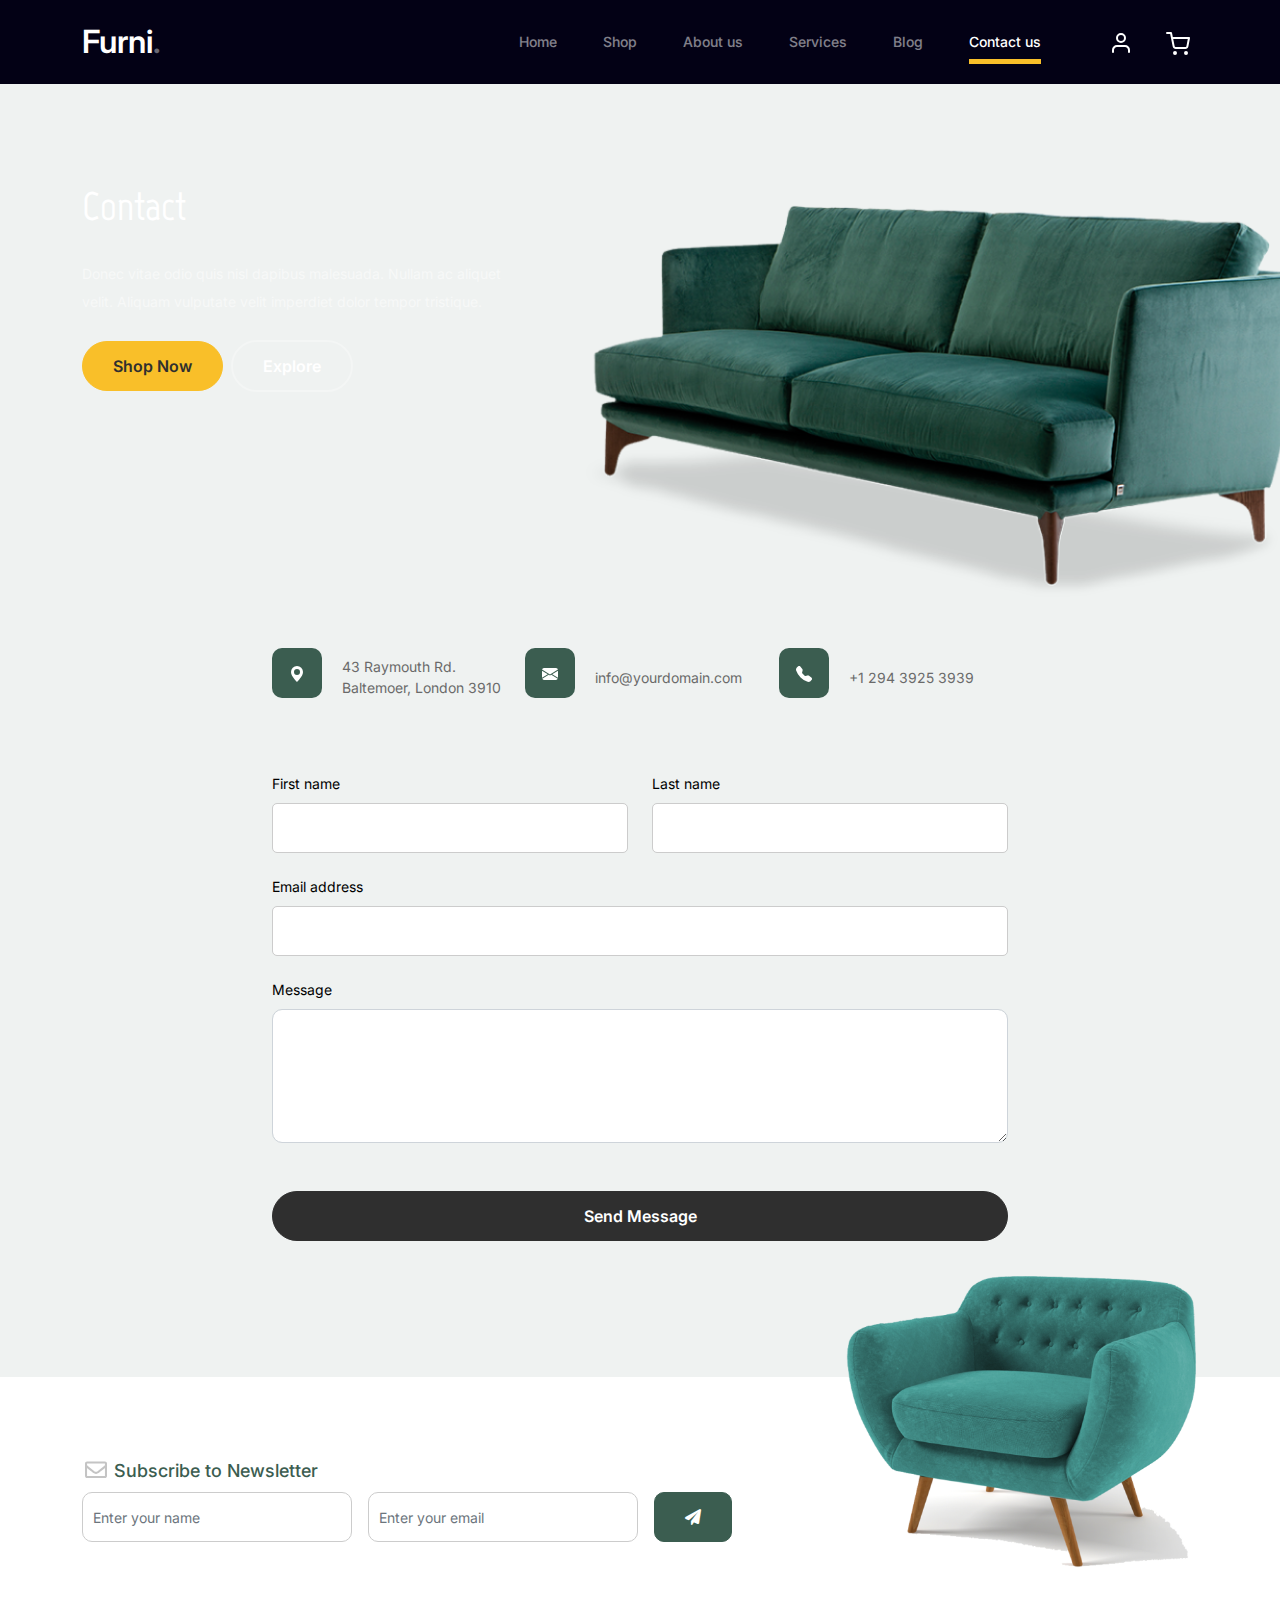
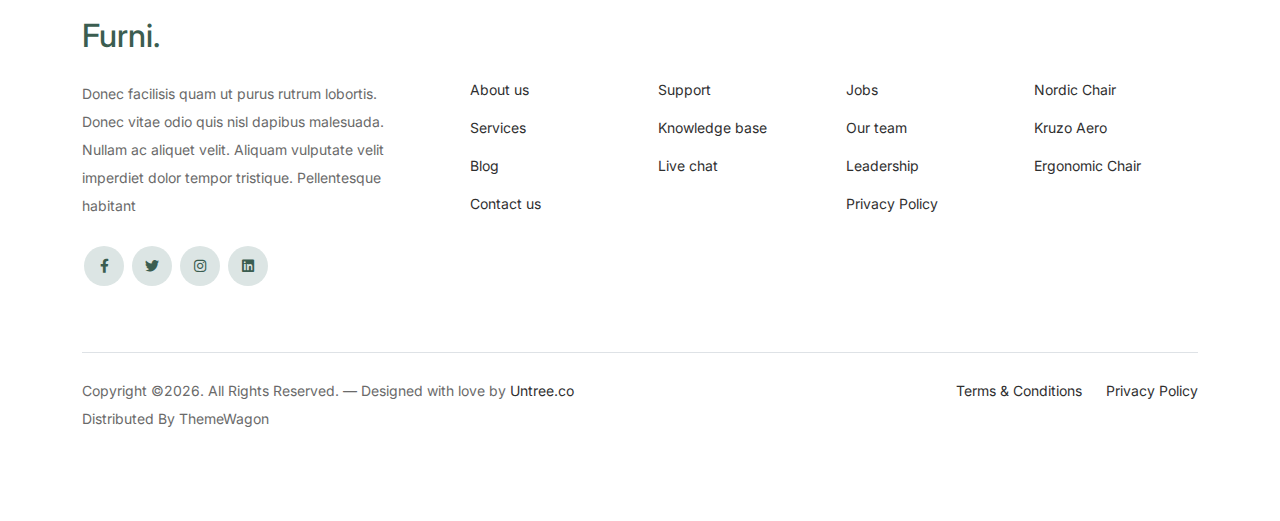
<file: contact.html>
<!-- /*
* Bootstrap 5
* Template Name: Furni
* Template Author: Untree.co
* Template URI: https://untree.co/
* License: https://creativecommons.org/licenses/by/3.0/
*/ -->
<!doctype html>
<html lang="en">
<head>
  <meta charset="utf-8">
  <meta name="viewport" content="width=device-width, initial-scale=1, shrink-to-fit=no">
  <meta name="author" content="Untree.co">
  <link rel="shortcut icon" href="favicon.png">

  <meta name="description" content="" />
  <meta name="keywords" content="bootstrap, bootstrap4" />

		<!-- Bootstrap CSS -->
		<link href="css/bootstrap.min.css" rel="stylesheet">
		<link href="https://cdnjs.cloudflare.com/ajax/libs/font-awesome/6.0.0-beta3/css/all.min.css" rel="stylesheet">
		<link href="css/tiny-slider.css" rel="stylesheet">
		<link href="css/style.css" rel="stylesheet">
		<title>Furni Free Bootstrap 5 Template for Furniture and Interior Design Websites by Untree.co </title>
	</head>

	<body>

		<!-- Start Header/Navigation -->
		<nav class="custom-navbar navbar navbar navbar-expand-md navbar-dark bg-dark" arial-label="Furni navigation bar">

			<div class="container">
				<a class="navbar-brand" href="index.html">Furni<span>.</span></a>

				<button class="navbar-toggler" type="button" data-bs-toggle="collapse" data-bs-target="#navbarsFurni" aria-controls="navbarsFurni" aria-expanded="false" aria-label="Toggle navigation">
					<span class="navbar-toggler-icon"></span>
				</button>

				<div class="collapse navbar-collapse" id="navbarsFurni">
					<ul class="custom-navbar-nav navbar-nav ms-auto mb-2 mb-md-0">
						<li class="nav-item">
							<a class="nav-link" href="index.html">Home</a>
						</li>
						<li><a class="nav-link" href="shop.html">Shop</a></li>
						<li><a class="nav-link" href="about.html">About us</a></li>
						<li><a class="nav-link" href="services.html">Services</a></li>
						<li><a class="nav-link" href="blog.html">Blog</a></li>
						<li class="active"><a class="nav-link" href="contact.html">Contact us</a></li>
					</ul>

					<ul class="custom-navbar-cta navbar-nav mb-2 mb-md-0 ms-5">
						<li><a class="nav-link" href="#"><img src="images/user.svg"></a></li>
						<li><a class="nav-link" href="cart.html"><img src="images/cart.svg"></a></li>
					</ul>
				</div>
			</div>
				
		</nav>
		<!-- End Header/Navigation -->

		<!-- Start Hero Section -->
			<div class="hero">
				<div class="container">
					<div class="row justify-content-between">
						<div class="col-lg-5">
							<div class="intro-excerpt">
								<h1>Contact</h1>
								<p class="mb-4">Donec vitae odio quis nisl dapibus malesuada. Nullam ac aliquet velit. Aliquam vulputate velit imperdiet dolor tempor tristique.</p>
								<p><a href="" class="btn btn-secondary me-2">Shop Now</a><a href="#" class="btn btn-white-outline">Explore</a></p>
							</div>
						</div>
						<div class="col-lg-7">
							<div class="hero-img-wrap">
								<img src="images/couch.png" class="img-fluid">
							</div>
						</div>
					</div>
				</div>
			</div>
		<!-- End Hero Section -->

		
		<!-- Start Contact Form -->
		<div class="untree_co-section">
      <div class="container">

        <div class="block">
          <div class="row justify-content-center">


            <div class="col-md-8 col-lg-8 pb-4">


              <div class="row mb-5">
                <div class="col-lg-4">
                  <div  class="service no-shadow align-items-center link horizontal d-flex active" data-aos="fade-left" data-aos-delay="0">
                    <div class="service-icon color-1 mb-4">
                      <svg xmlns="http://www.w3.org/2000/svg" width="16" height="16" fill="currentColor" class="bi bi-geo-alt-fill" viewBox="0 0 16 16">
                        <path d="M8 16s6-5.686 6-10A6 6 0 0 0 2 6c0 4.314 6 10 6 10zm0-7a3 3 0 1 1 0-6 3 3 0 0 1 0 6z"/>
                      </svg>
                    </div> <!-- /.icon -->
                    <div class="service-contents">
                      <p>43 Raymouth Rd. Baltemoer, London 3910</p>
                    </div> <!-- /.service-contents-->
                  </div> <!-- /.service -->
                </div>

                <div class="col-lg-4">
                  <div  class="service no-shadow align-items-center link horizontal d-flex active" data-aos="fade-left" data-aos-delay="0">
                    <div class="service-icon color-1 mb-4">
                      <svg xmlns="http://www.w3.org/2000/svg" width="16" height="16" fill="currentColor" class="bi bi-envelope-fill" viewBox="0 0 16 16">
                        <path d="M.05 3.555A2 2 0 0 1 2 2h12a2 2 0 0 1 1.95 1.555L8 8.414.05 3.555zM0 4.697v7.104l5.803-3.558L0 4.697zM6.761 8.83l-6.57 4.027A2 2 0 0 0 2 14h12a2 2 0 0 0 1.808-1.144l-6.57-4.027L8 9.586l-1.239-.757zm3.436-.586L16 11.801V4.697l-5.803 3.546z"/>
                      </svg>
                    </div> <!-- /.icon -->
                    <div class="service-contents">
                      <p>info@yourdomain.com</p>
                    </div> <!-- /.service-contents-->
                  </div> <!-- /.service -->
                </div>

                <div class="col-lg-4">
                  <div  class="service no-shadow align-items-center link horizontal d-flex active" data-aos="fade-left" data-aos-delay="0">
                    <div class="service-icon color-1 mb-4">
                      <svg xmlns="http://www.w3.org/2000/svg" width="16" height="16" fill="currentColor" class="bi bi-telephone-fill" viewBox="0 0 16 16">
                        <path fill-rule="evenodd" d="M1.885.511a1.745 1.745 0 0 1 2.61.163L6.29 2.98c.329.423.445.974.315 1.494l-.547 2.19a.678.678 0 0 0 .178.643l2.457 2.457a.678.678 0 0 0 .644.178l2.189-.547a1.745 1.745 0 0 1 1.494.315l2.306 1.794c.829.645.905 1.87.163 2.611l-1.034 1.034c-.74.74-1.846 1.065-2.877.702a18.634 18.634 0 0 1-7.01-4.42 18.634 18.634 0 0 1-4.42-7.009c-.362-1.03-.037-2.137.703-2.877L1.885.511z"/>
                      </svg>
                    </div> <!-- /.icon -->
                    <div class="service-contents">
                      <p>+1 294 3925 3939</p>
                    </div> <!-- /.service-contents-->
                  </div> <!-- /.service -->
                </div>
              </div>

              <form>
                <div class="row">
                  <div class="col-6">
                    <div class="form-group">
                      <label class="text-black" for="fname">First name</label>
                      <input type="text" class="form-control" id="fname">
                    </div>
                  </div>
                  <div class="col-6">
                    <div class="form-group">
                      <label class="text-black" for="lname">Last name</label>
                      <input type="text" class="form-control" id="lname">
                    </div>
                  </div>
                </div>
                <div class="form-group">
                  <label class="text-black" for="email">Email address</label>
                  <input type="email" class="form-control" id="email">
                </div>

                <div class="form-group mb-5">
                  <label class="text-black" for="message">Message</label>
                  <textarea name="" class="form-control" id="message" cols="30" rows="5"></textarea>
                </div>

                <button type="submit" class="btn btn-primary-hover-outline">Send Message</button>
              </form>

            </div>

          </div>

        </div>

      </div>


    </div>
  </div>

  <!-- End Contact Form -->

		

		<!-- Start Footer Section -->
		<footer class="footer-section">
			<div class="container relative">

				<div class="sofa-img">
					<img src="images/sofa.png" alt="Image" class="img-fluid">
				</div>

				<div class="row">
					<div class="col-lg-8">
						<div class="subscription-form">
							<h3 class="d-flex align-items-center"><span class="me-1"><img src="images/envelope-outline.svg" alt="Image" class="img-fluid"></span><span>Subscribe to Newsletter</span></h3>

							<form action="#" class="row g-3">
								<div class="col-auto">
									<input type="text" class="form-control" placeholder="Enter your name">
								</div>
								<div class="col-auto">
									<input type="email" class="form-control" placeholder="Enter your email">
								</div>
								<div class="col-auto">
									<button class="btn btn-primary">
										<span class="fa fa-paper-plane"></span>
									</button>
								</div>
							</form>

						</div>
					</div>
				</div>

				<div class="row g-5 mb-5">
					<div class="col-lg-4">
						<div class="mb-4 footer-logo-wrap"><a href="#" class="footer-logo">Furni<span>.</span></a></div>
						<p class="mb-4">Donec facilisis quam ut purus rutrum lobortis. Donec vitae odio quis nisl dapibus malesuada. Nullam ac aliquet velit. Aliquam vulputate velit imperdiet dolor tempor tristique. Pellentesque habitant</p>

						<ul class="list-unstyled custom-social">
							<li><a href="#"><span class="fa fa-brands fa-facebook-f"></span></a></li>
							<li><a href="#"><span class="fa fa-brands fa-twitter"></span></a></li>
							<li><a href="#"><span class="fa fa-brands fa-instagram"></span></a></li>
							<li><a href="#"><span class="fa fa-brands fa-linkedin"></span></a></li>
						</ul>
					</div>

					<div class="col-lg-8">
						<div class="row links-wrap">
							<div class="col-6 col-sm-6 col-md-3">
								<ul class="list-unstyled">
									<li><a href="#">About us</a></li>
									<li><a href="#">Services</a></li>
									<li><a href="#">Blog</a></li>
									<li><a href="#">Contact us</a></li>
								</ul>
							</div>

							<div class="col-6 col-sm-6 col-md-3">
								<ul class="list-unstyled">
									<li><a href="#">Support</a></li>
									<li><a href="#">Knowledge base</a></li>
									<li><a href="#">Live chat</a></li>
								</ul>
							</div>

							<div class="col-6 col-sm-6 col-md-3">
								<ul class="list-unstyled">
									<li><a href="#">Jobs</a></li>
									<li><a href="#">Our team</a></li>
									<li><a href="#">Leadership</a></li>
									<li><a href="#">Privacy Policy</a></li>
								</ul>
							</div>

							<div class="col-6 col-sm-6 col-md-3">
								<ul class="list-unstyled">
									<li><a href="#">Nordic Chair</a></li>
									<li><a href="#">Kruzo Aero</a></li>
									<li><a href="#">Ergonomic Chair</a></li>
								</ul>
							</div>
						</div>
					</div>

				</div>

				<div class="border-top copyright">
					<div class="row pt-4">
						<div class="col-lg-6">
							<p class="mb-2 text-center text-lg-start">Copyright &copy;<script>document.write(new Date().getFullYear());</script>. All Rights Reserved. &mdash; Designed with love by <a href="https://untree.co">Untree.co</a> Distributed By <a hreff="https://themewagon.com">ThemeWagon</a>  <!-- License information: https://untree.co/license/ -->
            </p>
						</div>

						<div class="col-lg-6 text-center text-lg-end">
							<ul class="list-unstyled d-inline-flex ms-auto">
								<li class="me-4"><a href="#">Terms &amp; Conditions</a></li>
								<li><a href="#">Privacy Policy</a></li>
							</ul>
						</div>

					</div>
				</div>

			</div>
		</footer>
		<!-- End Footer Section -->	


		<script src="js/bootstrap.bundle.min.js"></script>
		<script src="js/tiny-slider.js"></script>
		<script src="js/custom.js"></script>
	</body>

</html>
</file>
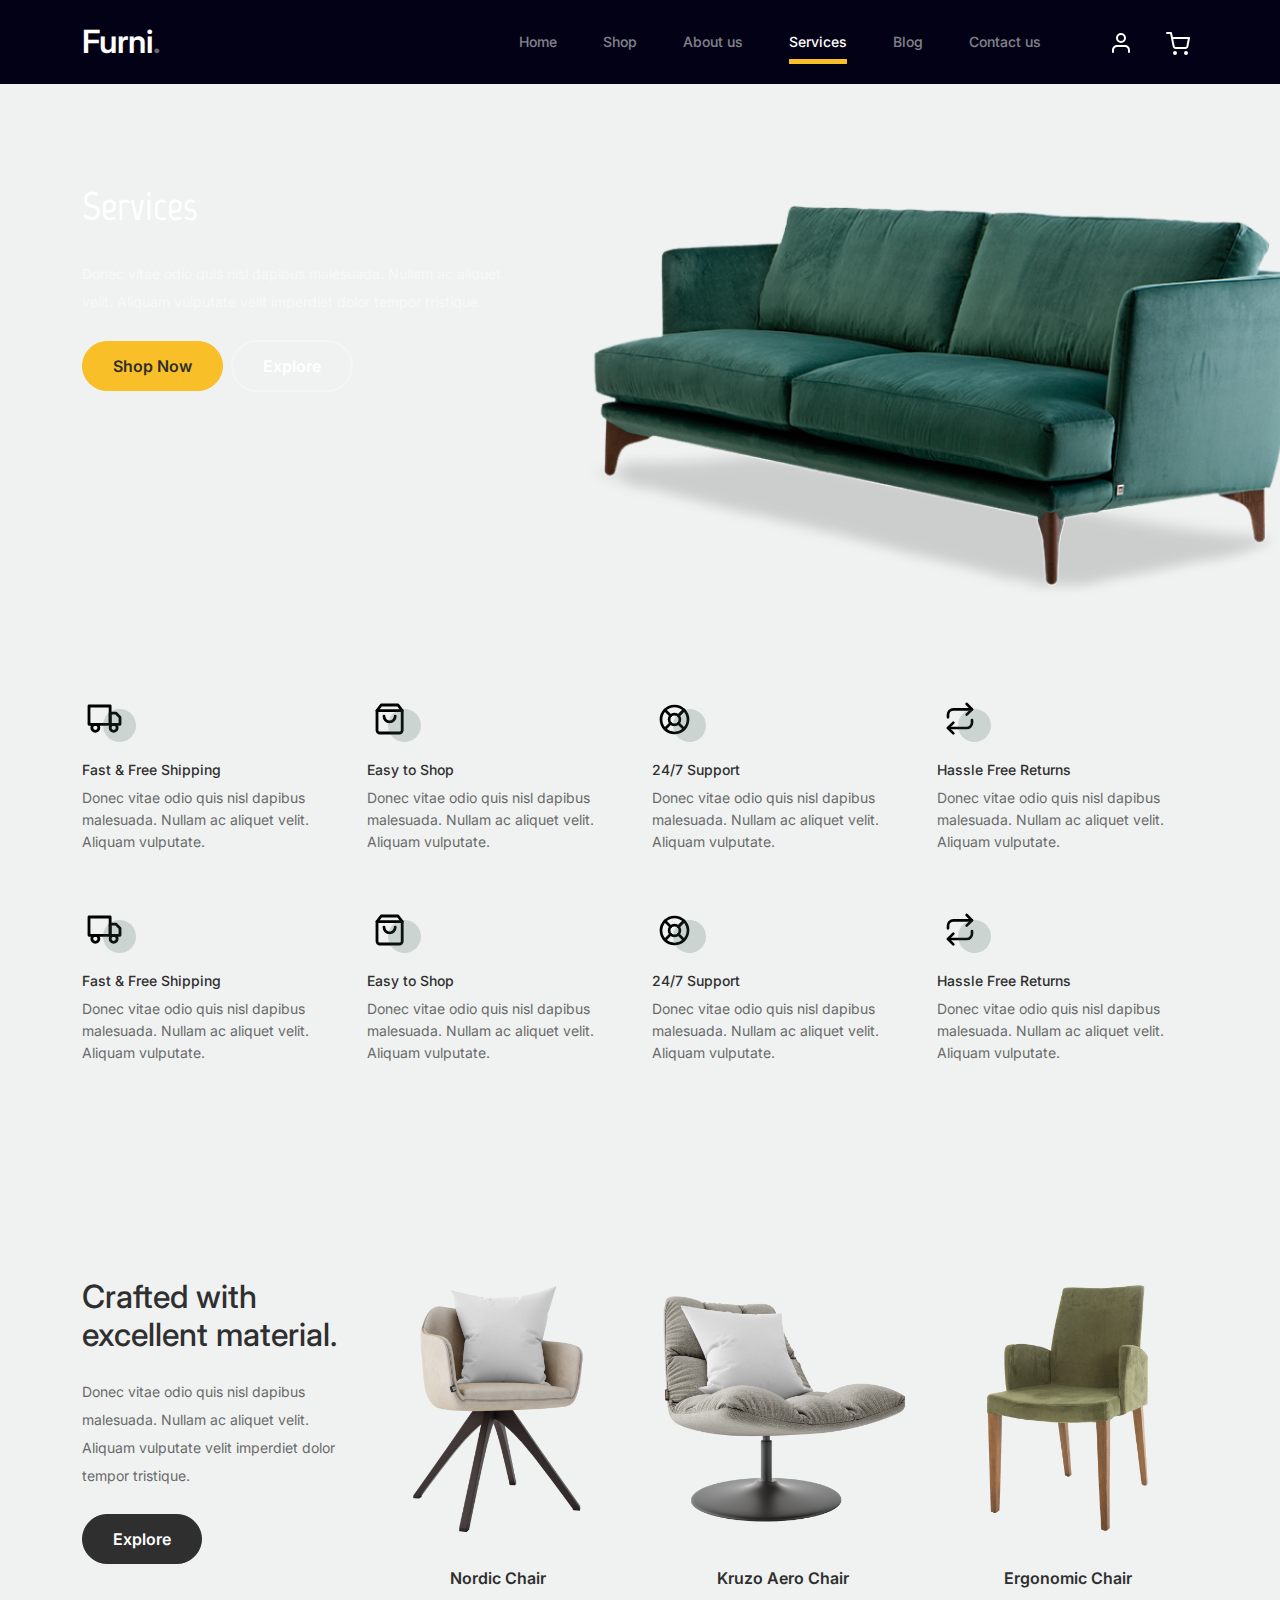
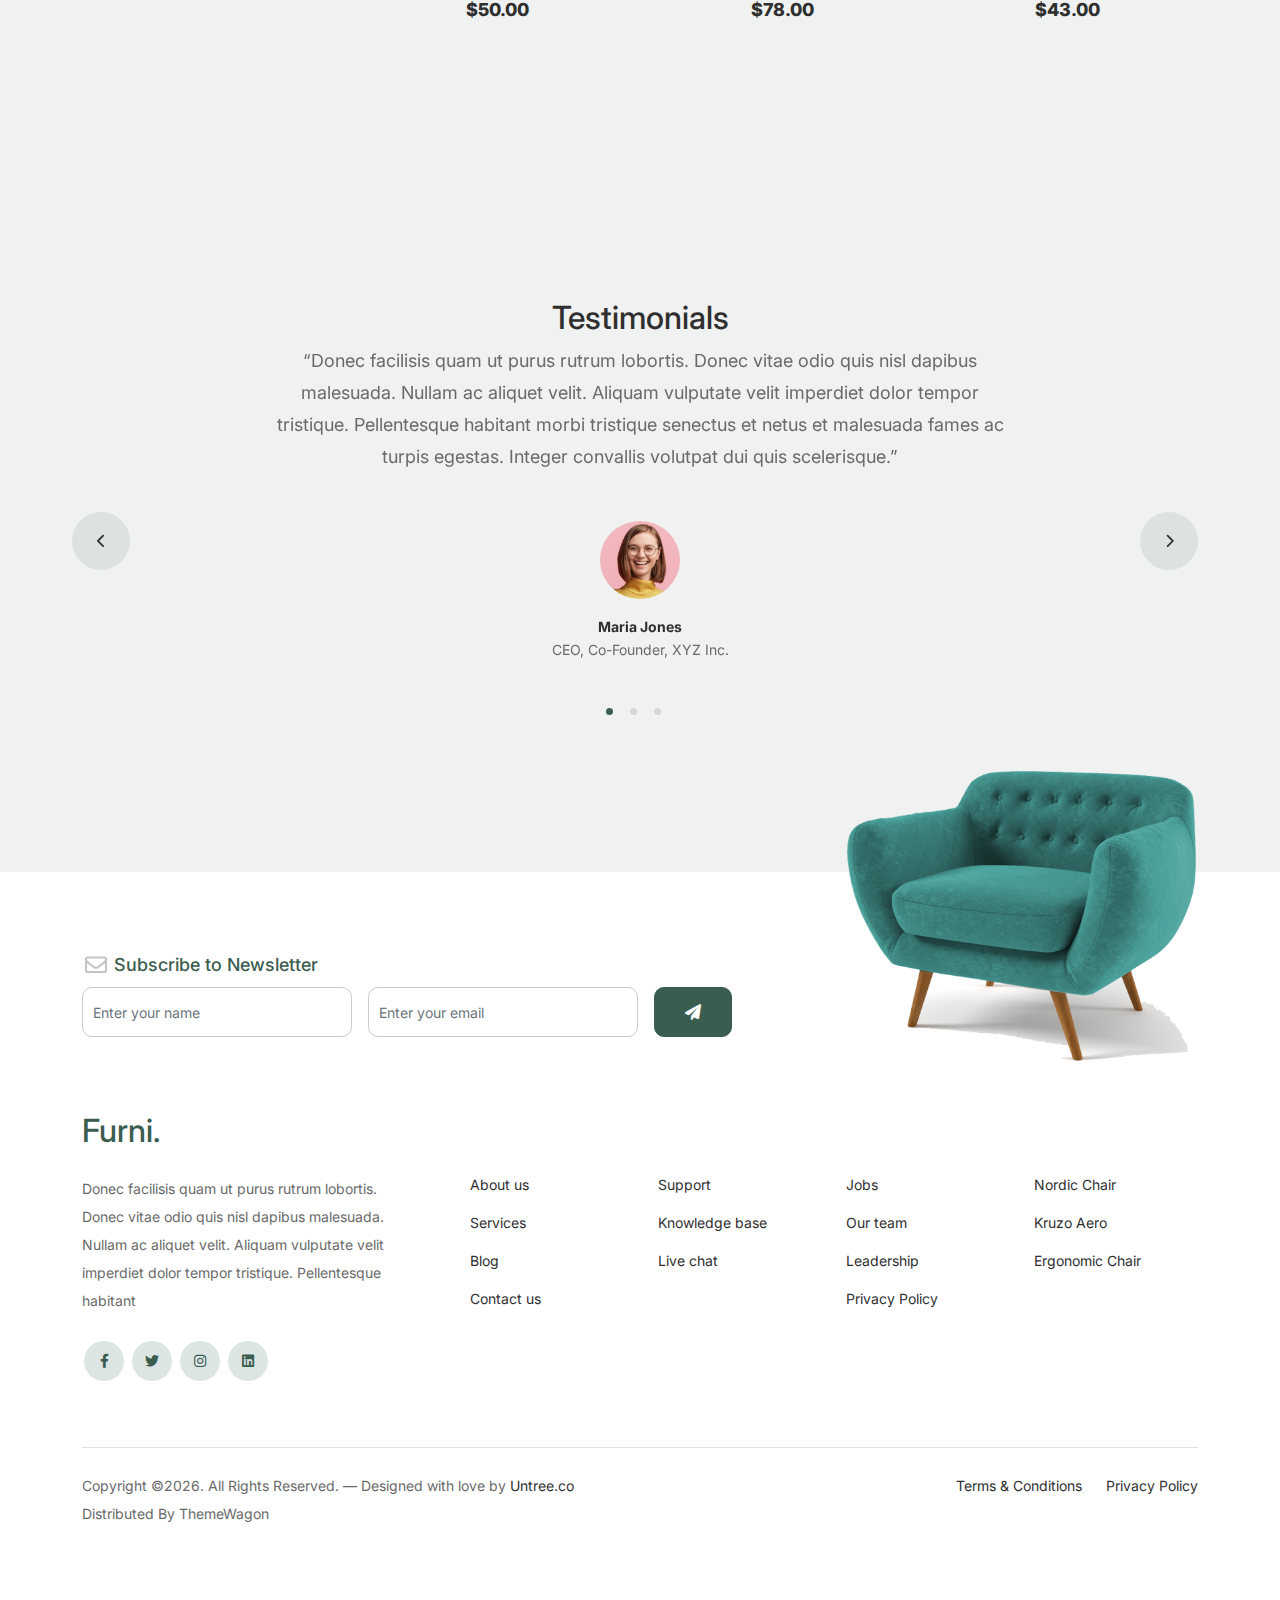
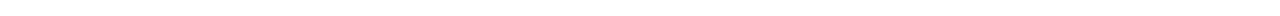
<file: services.html>
<!-- /*
* Bootstrap 5
* Template Name: Furni
* Template Author: Untree.co
* Template URI: https://untree.co/
* License: https://creativecommons.org/licenses/by/3.0/
*/ -->
<!doctype html>
<html lang="en">
<head>
  <meta charset="utf-8">
  <meta name="viewport" content="width=device-width, initial-scale=1, shrink-to-fit=no">
  <meta name="author" content="Untree.co">
  <link rel="shortcut icon" href="favicon.png">

  <meta name="description" content="" />
  <meta name="keywords" content="bootstrap, bootstrap4" />

		<!-- Bootstrap CSS -->
		<link href="css/bootstrap.min.css" rel="stylesheet">
		<link href="https://cdnjs.cloudflare.com/ajax/libs/font-awesome/6.0.0-beta3/css/all.min.css" rel="stylesheet">
		<link href="css/tiny-slider.css" rel="stylesheet">
		<link href="css/style.css" rel="stylesheet">
		<title>Furni Free Bootstrap 5 Template for Furniture and Interior Design Websites by Untree.co </title>
	</head>

	<body>

		<!-- Start Header/Navigation -->
		<nav class="custom-navbar navbar navbar navbar-expand-md navbar-dark bg-dark" arial-label="Furni navigation bar">

			<div class="container">
				<a class="navbar-brand" href="index.html">Furni<span>.</span></a>

				<button class="navbar-toggler" type="button" data-bs-toggle="collapse" data-bs-target="#navbarsFurni" aria-controls="navbarsFurni" aria-expanded="false" aria-label="Toggle navigation">
					<span class="navbar-toggler-icon"></span>
				</button>

				<div class="collapse navbar-collapse" id="navbarsFurni">
					<ul class="custom-navbar-nav navbar-nav ms-auto mb-2 mb-md-0">
						<li class="nav-item">
							<a class="nav-link" href="index.html">Home</a>
						</li>
						<li><a class="nav-link" href="shop.html">Shop</a></li>
						<li><a class="nav-link" href="about.html">About us</a></li>
						<li class="active"><a class="nav-link" href="services.html">Services</a></li>
						<li><a class="nav-link" href="blog.html">Blog</a></li>
						<li><a class="nav-link" href="contact.html">Contact us</a></li>
					</ul>

					<ul class="custom-navbar-cta navbar-nav mb-2 mb-md-0 ms-5">
						<li><a class="nav-link" href="#"><img src="images/user.svg"></a></li>
						<li><a class="nav-link" href="cart.html"><img src="images/cart.svg"></a></li>
					</ul>
				</div>
			</div>
				
		</nav>
		<!-- End Header/Navigation -->

		<!-- Start Hero Section -->
			<div class="hero">
				<div class="container">
					<div class="row justify-content-between">
						<div class="col-lg-5">
							<div class="intro-excerpt">
								<h1>Services</h1>
								<p class="mb-4">Donec vitae odio quis nisl dapibus malesuada. Nullam ac aliquet velit. Aliquam vulputate velit imperdiet dolor tempor tristique.</p>
								<p><a href="" class="btn btn-secondary me-2">Shop Now</a><a href="#" class="btn btn-white-outline">Explore</a></p>
							</div>
						</div>
						<div class="col-lg-7">
							<div class="hero-img-wrap">
								<img src="images/couch.png" class="img-fluid">
							</div>
						</div>
					</div>
				</div>
			</div>
		<!-- End Hero Section -->

		

		<!-- Start Why Choose Us Section -->
		<div class="why-choose-section">
			<div class="container">
				
				
				<div class="row my-5">
					<div class="col-6 col-md-6 col-lg-3 mb-4">
						<div class="feature">
							<div class="icon">
								<img src="images/truck.svg" alt="Image" class="imf-fluid">
							</div>
							<h3>Fast &amp; Free Shipping</h3>
							<p>Donec vitae odio quis nisl dapibus malesuada. Nullam ac aliquet velit. Aliquam vulputate.</p>
						</div>
					</div>

					<div class="col-6 col-md-6 col-lg-3 mb-4">
						<div class="feature">
							<div class="icon">
								<img src="images/bag.svg" alt="Image" class="imf-fluid">
							</div>
							<h3>Easy to Shop</h3>
							<p>Donec vitae odio quis nisl dapibus malesuada. Nullam ac aliquet velit. Aliquam vulputate.</p>
						</div>
					</div>

					<div class="col-6 col-md-6 col-lg-3 mb-4">
						<div class="feature">
							<div class="icon">
								<img src="images/support.svg" alt="Image" class="imf-fluid">
							</div>
							<h3>24/7 Support</h3>
							<p>Donec vitae odio quis nisl dapibus malesuada. Nullam ac aliquet velit. Aliquam vulputate.</p>
						</div>
					</div>

					<div class="col-6 col-md-6 col-lg-3 mb-4">
						<div class="feature">
							<div class="icon">
								<img src="images/return.svg" alt="Image" class="imf-fluid">
							</div>
							<h3>Hassle Free Returns</h3>
							<p>Donec vitae odio quis nisl dapibus malesuada. Nullam ac aliquet velit. Aliquam vulputate.</p>
						</div>
					</div>

					<div class="col-6 col-md-6 col-lg-3 mb-4">
						<div class="feature">
							<div class="icon">
								<img src="images/truck.svg" alt="Image" class="imf-fluid">
							</div>
							<h3>Fast &amp; Free Shipping</h3>
							<p>Donec vitae odio quis nisl dapibus malesuada. Nullam ac aliquet velit. Aliquam vulputate.</p>
						</div>
					</div>

					<div class="col-6 col-md-6 col-lg-3 mb-4">
						<div class="feature">
							<div class="icon">
								<img src="images/bag.svg" alt="Image" class="imf-fluid">
							</div>
							<h3>Easy to Shop</h3>
							<p>Donec vitae odio quis nisl dapibus malesuada. Nullam ac aliquet velit. Aliquam vulputate.</p>
						</div>
					</div>

					<div class="col-6 col-md-6 col-lg-3 mb-4">
						<div class="feature">
							<div class="icon">
								<img src="images/support.svg" alt="Image" class="imf-fluid">
							</div>
							<h3>24/7 Support</h3>
							<p>Donec vitae odio quis nisl dapibus malesuada. Nullam ac aliquet velit. Aliquam vulputate.</p>
						</div>
					</div>

					<div class="col-6 col-md-6 col-lg-3 mb-4">
						<div class="feature">
							<div class="icon">
								<img src="images/return.svg" alt="Image" class="imf-fluid">
							</div>
							<h3>Hassle Free Returns</h3>
							<p>Donec vitae odio quis nisl dapibus malesuada. Nullam ac aliquet velit. Aliquam vulputate.</p>
						</div>
					</div>

				</div>
			
			</div>
		</div>
		<!-- End Why Choose Us Section -->

		<!-- Start Product Section -->
		<div class="product-section pt-0">
			<div class="container">
				<div class="row">

					<!-- Start Column 1 -->
					<div class="col-md-12 col-lg-3 mb-5 mb-lg-0">
						<h2 class="mb-4 section-title">Crafted with excellent material.</h2>
						<p class="mb-4">Donec vitae odio quis nisl dapibus malesuada. Nullam ac aliquet velit. Aliquam vulputate velit imperdiet dolor tempor tristique. </p>
						<p><a href="#" class="btn">Explore</a></p>
					</div> 
					<!-- End Column 1 -->

					<!-- Start Column 2 -->
					<div class="col-12 col-md-4 col-lg-3 mb-5 mb-md-0">
						<a class="product-item" href="#">
							<img src="images/product-1.png" class="img-fluid product-thumbnail">
							<h3 class="product-title">Nordic Chair</h3>
							<strong class="product-price">$50.00</strong>

							<span class="icon-cross">
								<img src="images/cross.svg" class="img-fluid">
							</span>
						</a>
					</div> 
					<!-- End Column 2 -->

					<!-- Start Column 3 -->
					<div class="col-12 col-md-4 col-lg-3 mb-5 mb-md-0">
						<a class="product-item" href="#">
							<img src="images/product-2.png" class="img-fluid product-thumbnail">
							<h3 class="product-title">Kruzo Aero Chair</h3>
							<strong class="product-price">$78.00</strong>

							<span class="icon-cross">
								<img src="images/cross.svg" class="img-fluid">
							</span>
						</a>
					</div>
					<!-- End Column 3 -->

					<!-- Start Column 4 -->
					<div class="col-12 col-md-4 col-lg-3 mb-5 mb-md-0">
						<a class="product-item" href="#">
							<img src="images/product-3.png" class="img-fluid product-thumbnail">
							<h3 class="product-title">Ergonomic Chair</h3>
							<strong class="product-price">$43.00</strong>

							<span class="icon-cross">
								<img src="images/cross.svg" class="img-fluid">
							</span>
						</a>
					</div>
					<!-- End Column 4 -->

				</div>
			</div>
		</div>
		<!-- End Product Section -->

		

		<!-- Start Testimonial Slider -->
		<div class="testimonial-section before-footer-section">
			<div class="container">
				<div class="row">
					<div class="col-lg-7 mx-auto text-center">
						<h2 class="section-title">Testimonials</h2>
					</div>
				</div>

				<div class="row justify-content-center">
					<div class="col-lg-12">
						<div class="testimonial-slider-wrap text-center">

							<div id="testimonial-nav">
								<span class="prev" data-controls="prev"><span class="fa fa-chevron-left"></span></span>
								<span class="next" data-controls="next"><span class="fa fa-chevron-right"></span></span>
							</div>

							<div class="testimonial-slider">
								
								<div class="item">
									<div class="row justify-content-center">
										<div class="col-lg-8 mx-auto">

											<div class="testimonial-block text-center">
												<blockquote class="mb-5">
													<p>&ldquo;Donec facilisis quam ut purus rutrum lobortis. Donec vitae odio quis nisl dapibus malesuada. Nullam ac aliquet velit. Aliquam vulputate velit imperdiet dolor tempor tristique. Pellentesque habitant morbi tristique senectus et netus et malesuada fames ac turpis egestas. Integer convallis volutpat dui quis scelerisque.&rdquo;</p>
												</blockquote>

												<div class="author-info">
													<div class="author-pic">
														<img src="images/person-1.png" alt="Maria Jones" class="img-fluid">
													</div>
													<h3 class="font-weight-bold">Maria Jones</h3>
													<span class="position d-block mb-3">CEO, Co-Founder, XYZ Inc.</span>
												</div>
											</div>

										</div>
									</div>
								</div> 
								<!-- END item -->

								<div class="item">
									<div class="row justify-content-center">
										<div class="col-lg-8 mx-auto">

											<div class="testimonial-block text-center">
												<blockquote class="mb-5">
													<p>&ldquo;Donec facilisis quam ut purus rutrum lobortis. Donec vitae odio quis nisl dapibus malesuada. Nullam ac aliquet velit. Aliquam vulputate velit imperdiet dolor tempor tristique. Pellentesque habitant morbi tristique senectus et netus et malesuada fames ac turpis egestas. Integer convallis volutpat dui quis scelerisque.&rdquo;</p>
												</blockquote>

												<div class="author-info">
													<div class="author-pic">
														<img src="images/person-1.png" alt="Maria Jones" class="img-fluid">
													</div>
													<h3 class="font-weight-bold">Maria Jones</h3>
													<span class="position d-block mb-3">CEO, Co-Founder, XYZ Inc.</span>
												</div>
											</div>

										</div>
									</div>
								</div> 
								<!-- END item -->

								<div class="item">
									<div class="row justify-content-center">
										<div class="col-lg-8 mx-auto">

											<div class="testimonial-block text-center">
												<blockquote class="mb-5">
													<p>&ldquo;Donec facilisis quam ut purus rutrum lobortis. Donec vitae odio quis nisl dapibus malesuada. Nullam ac aliquet velit. Aliquam vulputate velit imperdiet dolor tempor tristique. Pellentesque habitant morbi tristique senectus et netus et malesuada fames ac turpis egestas. Integer convallis volutpat dui quis scelerisque.&rdquo;</p>
												</blockquote>

												<div class="author-info">
													<div class="author-pic">
														<img src="images/person-1.png" alt="Maria Jones" class="img-fluid">
													</div>
													<h3 class="font-weight-bold">Maria Jones</h3>
													<span class="position d-block mb-3">CEO, Co-Founder, XYZ Inc.</span>
												</div>
											</div>

										</div>
									</div>
								</div> 
								<!-- END item -->

							</div>

						</div>
					</div>
				</div>
			</div>
		</div>
		<!-- End Testimonial Slider -->

		

		<!-- Start Footer Section -->
		<footer class="footer-section">
			<div class="container relative">

				<div class="sofa-img">
					<img src="images/sofa.png" alt="Image" class="img-fluid">
				</div>

				<div class="row">
					<div class="col-lg-8">
						<div class="subscription-form">
							<h3 class="d-flex align-items-center"><span class="me-1"><img src="images/envelope-outline.svg" alt="Image" class="img-fluid"></span><span>Subscribe to Newsletter</span></h3>

							<form action="#" class="row g-3">
								<div class="col-auto">
									<input type="text" class="form-control" placeholder="Enter your name">
								</div>
								<div class="col-auto">
									<input type="email" class="form-control" placeholder="Enter your email">
								</div>
								<div class="col-auto">
									<button class="btn btn-primary">
										<span class="fa fa-paper-plane"></span>
									</button>
								</div>
							</form>

						</div>
					</div>
				</div>

				<div class="row g-5 mb-5">
					<div class="col-lg-4">
						<div class="mb-4 footer-logo-wrap"><a href="#" class="footer-logo">Furni<span>.</span></a></div>
						<p class="mb-4">Donec facilisis quam ut purus rutrum lobortis. Donec vitae odio quis nisl dapibus malesuada. Nullam ac aliquet velit. Aliquam vulputate velit imperdiet dolor tempor tristique. Pellentesque habitant</p>

						<ul class="list-unstyled custom-social">
							<li><a href="#"><span class="fa fa-brands fa-facebook-f"></span></a></li>
							<li><a href="#"><span class="fa fa-brands fa-twitter"></span></a></li>
							<li><a href="#"><span class="fa fa-brands fa-instagram"></span></a></li>
							<li><a href="#"><span class="fa fa-brands fa-linkedin"></span></a></li>
						</ul>
					</div>

					<div class="col-lg-8">
						<div class="row links-wrap">
							<div class="col-6 col-sm-6 col-md-3">
								<ul class="list-unstyled">
									<li><a href="#">About us</a></li>
									<li><a href="#">Services</a></li>
									<li><a href="#">Blog</a></li>
									<li><a href="#">Contact us</a></li>
								</ul>
							</div>

							<div class="col-6 col-sm-6 col-md-3">
								<ul class="list-unstyled">
									<li><a href="#">Support</a></li>
									<li><a href="#">Knowledge base</a></li>
									<li><a href="#">Live chat</a></li>
								</ul>
							</div>

							<div class="col-6 col-sm-6 col-md-3">
								<ul class="list-unstyled">
									<li><a href="#">Jobs</a></li>
									<li><a href="#">Our team</a></li>
									<li><a href="#">Leadership</a></li>
									<li><a href="#">Privacy Policy</a></li>
								</ul>
							</div>

							<div class="col-6 col-sm-6 col-md-3">
								<ul class="list-unstyled">
									<li><a href="#">Nordic Chair</a></li>
									<li><a href="#">Kruzo Aero</a></li>
									<li><a href="#">Ergonomic Chair</a></li>
								</ul>
							</div>
						</div>
					</div>

				</div>

				<div class="border-top copyright">
					<div class="row pt-4">
						<div class="col-lg-6">
							<p class="mb-2 text-center text-lg-start">Copyright &copy;<script>document.write(new Date().getFullYear());</script>. All Rights Reserved. &mdash; Designed with love by <a href="https://untree.co">Untree.co</a> Distributed By <a hreff="https://themewagon.com">ThemeWagon</a> <!-- License information: https://untree.co/license/ -->
            </p>
						</div>

						<div class="col-lg-6 text-center text-lg-end">
							<ul class="list-unstyled d-inline-flex ms-auto">
								<li class="me-4"><a href="#">Terms &amp; Conditions</a></li>
								<li><a href="#">Privacy Policy</a></li>
							</ul>
						</div>

					</div>
				</div>

			</div>
		</footer>
		<!-- End Footer Section -->	


		<script src="js/bootstrap.bundle.min.js"></script>
		<script src="js/tiny-slider.js"></script>
		<script src="js/custom.js"></script>
	</body>

</html>
</file>
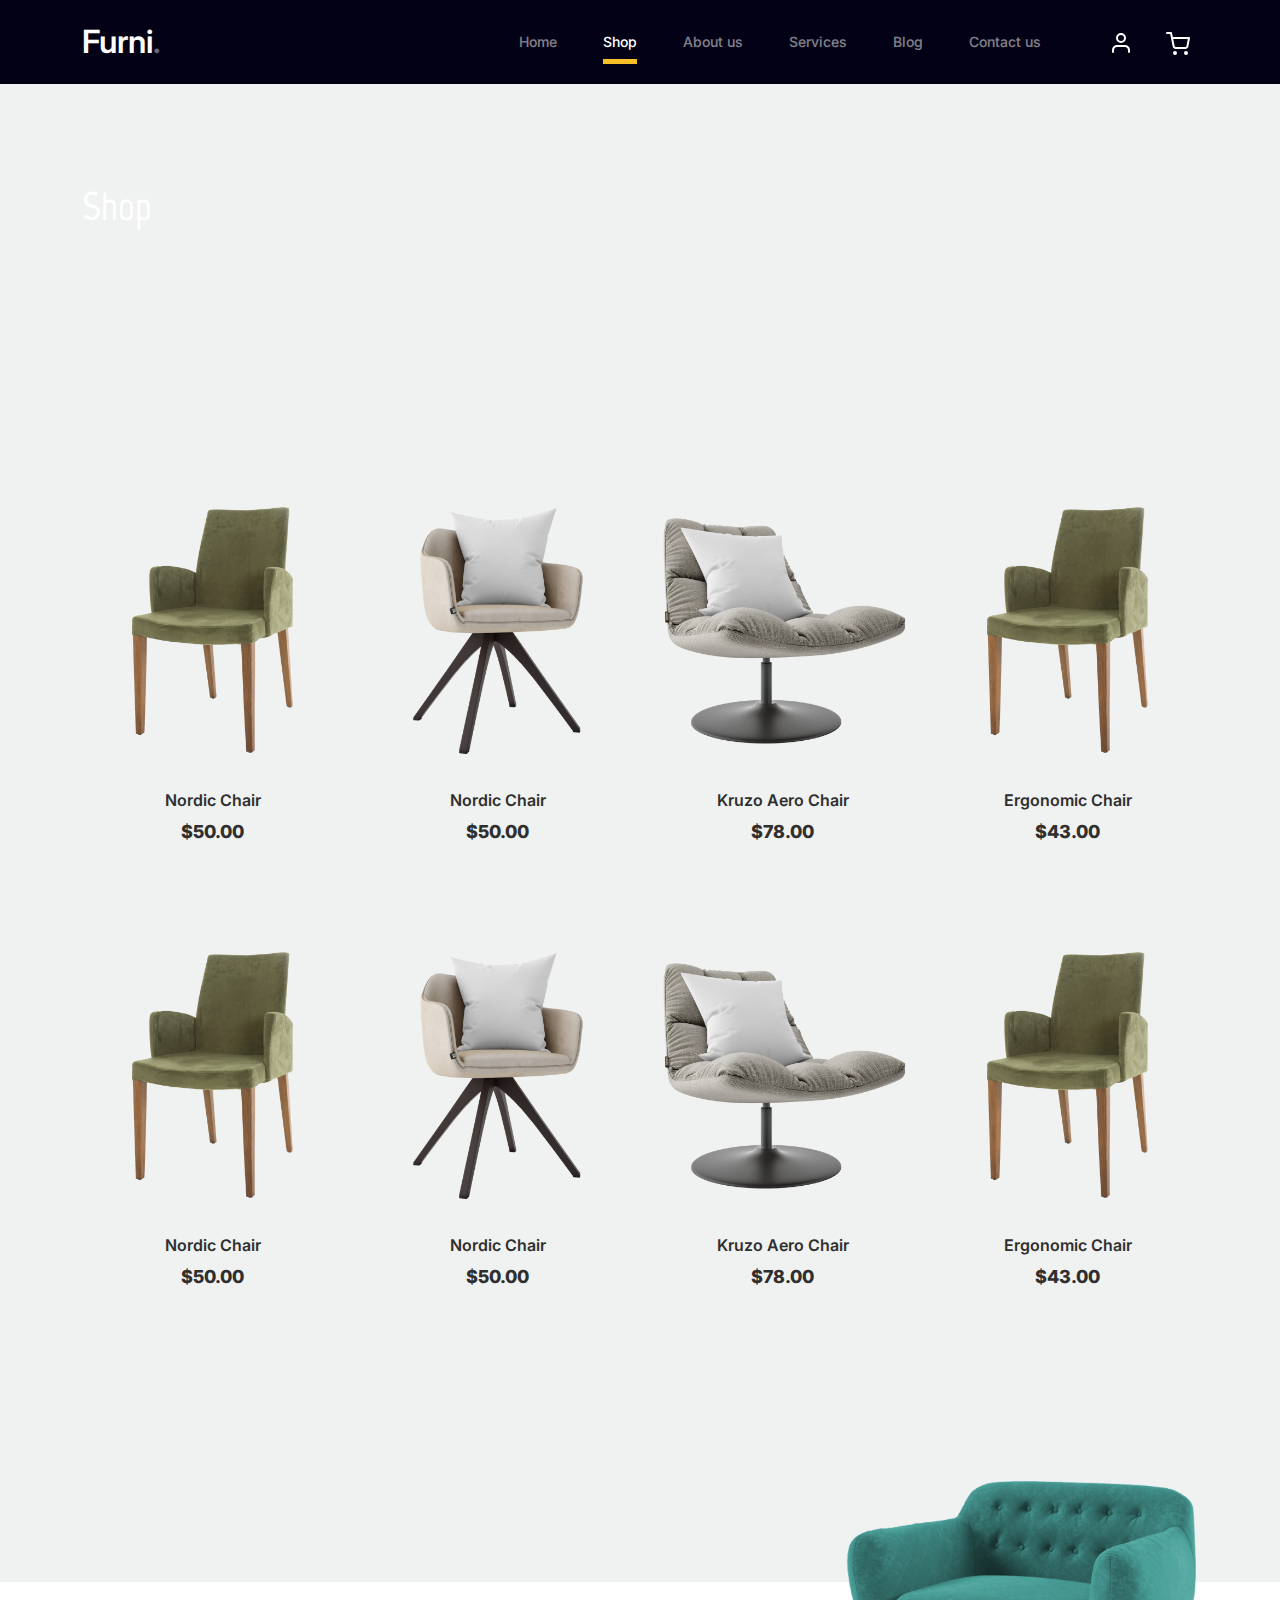
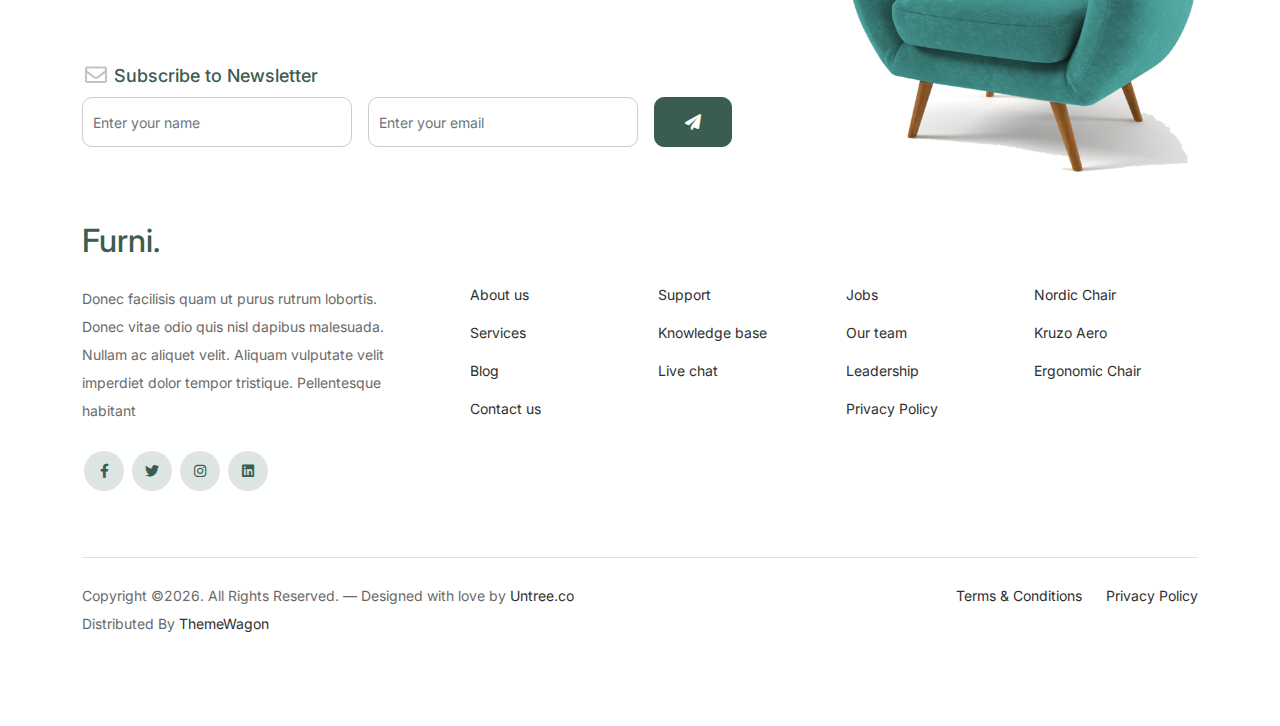
<file: shop.html>
<!-- /*
* Bootstrap 5
* Template Name: Furni
* Template Author: Untree.co
* Template URI: https://untree.co/
* License: https://creativecommons.org/licenses/by/3.0/
*/ -->
<!doctype html>
<html lang="en">
<head>
  <meta charset="utf-8">
  <meta name="viewport" content="width=device-width, initial-scale=1, shrink-to-fit=no">
  <meta name="author" content="Untree.co">
  <link rel="shortcut icon" href="favicon.png">

  <meta name="description" content="" />
  <meta name="keywords" content="bootstrap, bootstrap4" />

		<!-- Bootstrap CSS -->
		<link href="css/bootstrap.min.css" rel="stylesheet">
		<link href="https://cdnjs.cloudflare.com/ajax/libs/font-awesome/6.0.0-beta3/css/all.min.css" rel="stylesheet">
		<link href="css/tiny-slider.css" rel="stylesheet">
		<link href="css/style.css" rel="stylesheet">
		<title>Furni Free Bootstrap 5 Template for Furniture and Interior Design Websites by Untree.co </title>
	</head>

	<body>

		<!-- Start Header/Navigation -->
		<nav class="custom-navbar navbar navbar navbar-expand-md navbar-dark bg-dark" arial-label="Furni navigation bar">

			<div class="container">
				<a class="navbar-brand" href="index.html">Furni<span>.</span></a>

				<button class="navbar-toggler" type="button" data-bs-toggle="collapse" data-bs-target="#navbarsFurni" aria-controls="navbarsFurni" aria-expanded="false" aria-label="Toggle navigation">
					<span class="navbar-toggler-icon"></span>
				</button>

				<div class="collapse navbar-collapse" id="navbarsFurni">
					<ul class="custom-navbar-nav navbar-nav ms-auto mb-2 mb-md-0">
						<li class="nav-item ">
							<a class="nav-link" href="index.html">Home</a>
						</li>
						<li class="active"><a class="nav-link" href="shop.html">Shop</a></li>
						<li><a class="nav-link" href="about.html">About us</a></li>
						<li><a class="nav-link" href="services.html">Services</a></li>
						<li><a class="nav-link" href="blog.html">Blog</a></li>
						<li><a class="nav-link" href="contact.html">Contact us</a></li>
					</ul>

					<ul class="custom-navbar-cta navbar-nav mb-2 mb-md-0 ms-5">
						<li><a class="nav-link" href="#"><img src="images/user.svg"></a></li>
						<li><a class="nav-link" href="cart.html"><img src="images/cart.svg"></a></li>
					</ul>
				</div>
			</div>
				
		</nav>
		<!-- End Header/Navigation -->

		<!-- Start Hero Section -->
			<div class="hero">
				<div class="container">
					<div class="row justify-content-between">
						<div class="col-lg-5">
							<div class="intro-excerpt">
								<h1>Shop</h1>
							</div>
						</div>
						<div class="col-lg-7">
							
						</div>
					</div>
				</div>
			</div>
		<!-- End Hero Section -->

		

		<div class="untree_co-section product-section before-footer-section">
		    <div class="container">
		      	<div class="row">

		      		<!-- Start Column 1 -->
					<div class="col-12 col-md-4 col-lg-3 mb-5">
						<a class="product-item" href="#">
							<img src="images/product-3.png" class="img-fluid product-thumbnail">
							<h3 class="product-title">Nordic Chair</h3>
							<strong class="product-price">$50.00</strong>

							<span class="icon-cross">
								<img src="images/cross.svg" class="img-fluid">
							</span>
						</a>
					</div> 
					<!-- End Column 1 -->
						
					<!-- Start Column 2 -->
					<div class="col-12 col-md-4 col-lg-3 mb-5">
						<a class="product-item" href="#">
							<img src="images/product-1.png" class="img-fluid product-thumbnail">
							<h3 class="product-title">Nordic Chair</h3>
							<strong class="product-price">$50.00</strong>

							<span class="icon-cross">
								<img src="images/cross.svg" class="img-fluid">
							</span>
						</a>
					</div> 
					<!-- End Column 2 -->

					<!-- Start Column 3 -->
					<div class="col-12 col-md-4 col-lg-3 mb-5">
						<a class="product-item" href="#">
							<img src="images/product-2.png" class="img-fluid product-thumbnail">
							<h3 class="product-title">Kruzo Aero Chair</h3>
							<strong class="product-price">$78.00</strong>

							<span class="icon-cross">
								<img src="images/cross.svg" class="img-fluid">
							</span>
						</a>
					</div>
					<!-- End Column 3 -->

					<!-- Start Column 4 -->
					<div class="col-12 col-md-4 col-lg-3 mb-5">
						<a class="product-item" href="#">
							<img src="images/product-3.png" class="img-fluid product-thumbnail">
							<h3 class="product-title">Ergonomic Chair</h3>
							<strong class="product-price">$43.00</strong>

							<span class="icon-cross">
								<img src="images/cross.svg" class="img-fluid">
							</span>
						</a>
					</div>
					<!-- End Column 4 -->


					<!-- Start Column 1 -->
					<div class="col-12 col-md-4 col-lg-3 mb-5">
						<a class="product-item" href="#">
							<img src="images/product-3.png" class="img-fluid product-thumbnail">
							<h3 class="product-title">Nordic Chair</h3>
							<strong class="product-price">$50.00</strong>

							<span class="icon-cross">
								<img src="images/cross.svg" class="img-fluid">
							</span>
						</a>
					</div> 
					<!-- End Column 1 -->
						
					<!-- Start Column 2 -->
					<div class="col-12 col-md-4 col-lg-3 mb-5">
						<a class="product-item" href="#">
							<img src="images/product-1.png" class="img-fluid product-thumbnail">
							<h3 class="product-title">Nordic Chair</h3>
							<strong class="product-price">$50.00</strong>

							<span class="icon-cross">
								<img src="images/cross.svg" class="img-fluid">
							</span>
						</a>
					</div> 
					<!-- End Column 2 -->

					<!-- Start Column 3 -->
					<div class="col-12 col-md-4 col-lg-3 mb-5">
						<a class="product-item" href="#">
							<img src="images/product-2.png" class="img-fluid product-thumbnail">
							<h3 class="product-title">Kruzo Aero Chair</h3>
							<strong class="product-price">$78.00</strong>

							<span class="icon-cross">
								<img src="images/cross.svg" class="img-fluid">
							</span>
						</a>
					</div>
					<!-- End Column 3 -->

					<!-- Start Column 4 -->
					<div class="col-12 col-md-4 col-lg-3 mb-5">
						<a class="product-item" href="#">
							<img src="images/product-3.png" class="img-fluid product-thumbnail">
							<h3 class="product-title">Ergonomic Chair</h3>
							<strong class="product-price">$43.00</strong>

							<span class="icon-cross">
								<img src="images/cross.svg" class="img-fluid">
							</span>
						</a>
					</div>
					<!-- End Column 4 -->

		      	</div>
		    </div>
		</div>


		<!-- Start Footer Section -->
		<footer class="footer-section">
			<div class="container relative">

				<div class="sofa-img">
					<img src="images/sofa.png" alt="Image" class="img-fluid">
				</div>

				<div class="row">
					<div class="col-lg-8">
						<div class="subscription-form">
							<h3 class="d-flex align-items-center"><span class="me-1"><img src="images/envelope-outline.svg" alt="Image" class="img-fluid"></span><span>Subscribe to Newsletter</span></h3>

							<form action="#" class="row g-3">
								<div class="col-auto">
									<input type="text" class="form-control" placeholder="Enter your name">
								</div>
								<div class="col-auto">
									<input type="email" class="form-control" placeholder="Enter your email">
								</div>
								<div class="col-auto">
									<button class="btn btn-primary">
										<span class="fa fa-paper-plane"></span>
									</button>
								</div>
							</form>

						</div>
					</div>
				</div>

				<div class="row g-5 mb-5">
					<div class="col-lg-4">
						<div class="mb-4 footer-logo-wrap"><a href="#" class="footer-logo">Furni<span>.</span></a></div>
						<p class="mb-4">Donec facilisis quam ut purus rutrum lobortis. Donec vitae odio quis nisl dapibus malesuada. Nullam ac aliquet velit. Aliquam vulputate velit imperdiet dolor tempor tristique. Pellentesque habitant</p>

						<ul class="list-unstyled custom-social">
							<li><a href="#"><span class="fa fa-brands fa-facebook-f"></span></a></li>
							<li><a href="#"><span class="fa fa-brands fa-twitter"></span></a></li>
							<li><a href="#"><span class="fa fa-brands fa-instagram"></span></a></li>
							<li><a href="#"><span class="fa fa-brands fa-linkedin"></span></a></li>
						</ul>
					</div>

					<div class="col-lg-8">
						<div class="row links-wrap">
							<div class="col-6 col-sm-6 col-md-3">
								<ul class="list-unstyled">
									<li><a href="#">About us</a></li>
									<li><a href="#">Services</a></li>
									<li><a href="#">Blog</a></li>
									<li><a href="#">Contact us</a></li>
								</ul>
							</div>

							<div class="col-6 col-sm-6 col-md-3">
								<ul class="list-unstyled">
									<li><a href="#">Support</a></li>
									<li><a href="#">Knowledge base</a></li>
									<li><a href="#">Live chat</a></li>
								</ul>
							</div>

							<div class="col-6 col-sm-6 col-md-3">
								<ul class="list-unstyled">
									<li><a href="#">Jobs</a></li>
									<li><a href="#">Our team</a></li>
									<li><a href="#">Leadership</a></li>
									<li><a href="#">Privacy Policy</a></li>
								</ul>
							</div>

							<div class="col-6 col-sm-6 col-md-3">
								<ul class="list-unstyled">
									<li><a href="#">Nordic Chair</a></li>
									<li><a href="#">Kruzo Aero</a></li>
									<li><a href="#">Ergonomic Chair</a></li>
								</ul>
							</div>
						</div>
					</div>

				</div>

				<div class="border-top copyright">
					<div class="row pt-4">
						<div class="col-lg-6">
							<p class="mb-2 text-center text-lg-start">Copyright &copy;<script>document.write(new Date().getFullYear());</script>. All Rights Reserved. &mdash; Designed with love by <a href="https://untree.co">Untree.co</a>  Distributed By <a href="https://themewagon.com">ThemeWagon</a> <!-- License information: https://untree.co/license/ -->
            </p>
						</div>

						<div class="col-lg-6 text-center text-lg-end">
							<ul class="list-unstyled d-inline-flex ms-auto">
								<li class="me-4"><a href="#">Terms &amp; Conditions</a></li>
								<li><a href="#">Privacy Policy</a></li>
							</ul>
						</div>

					</div>
				</div>

			</div>
		</footer>
		<!-- End Footer Section -->	


		<script src="js/bootstrap.bundle.min.js"></script>
		<script src="js/tiny-slider.js"></script>
		<script src="js/custom.js"></script>
	</body>

</html>
</file>
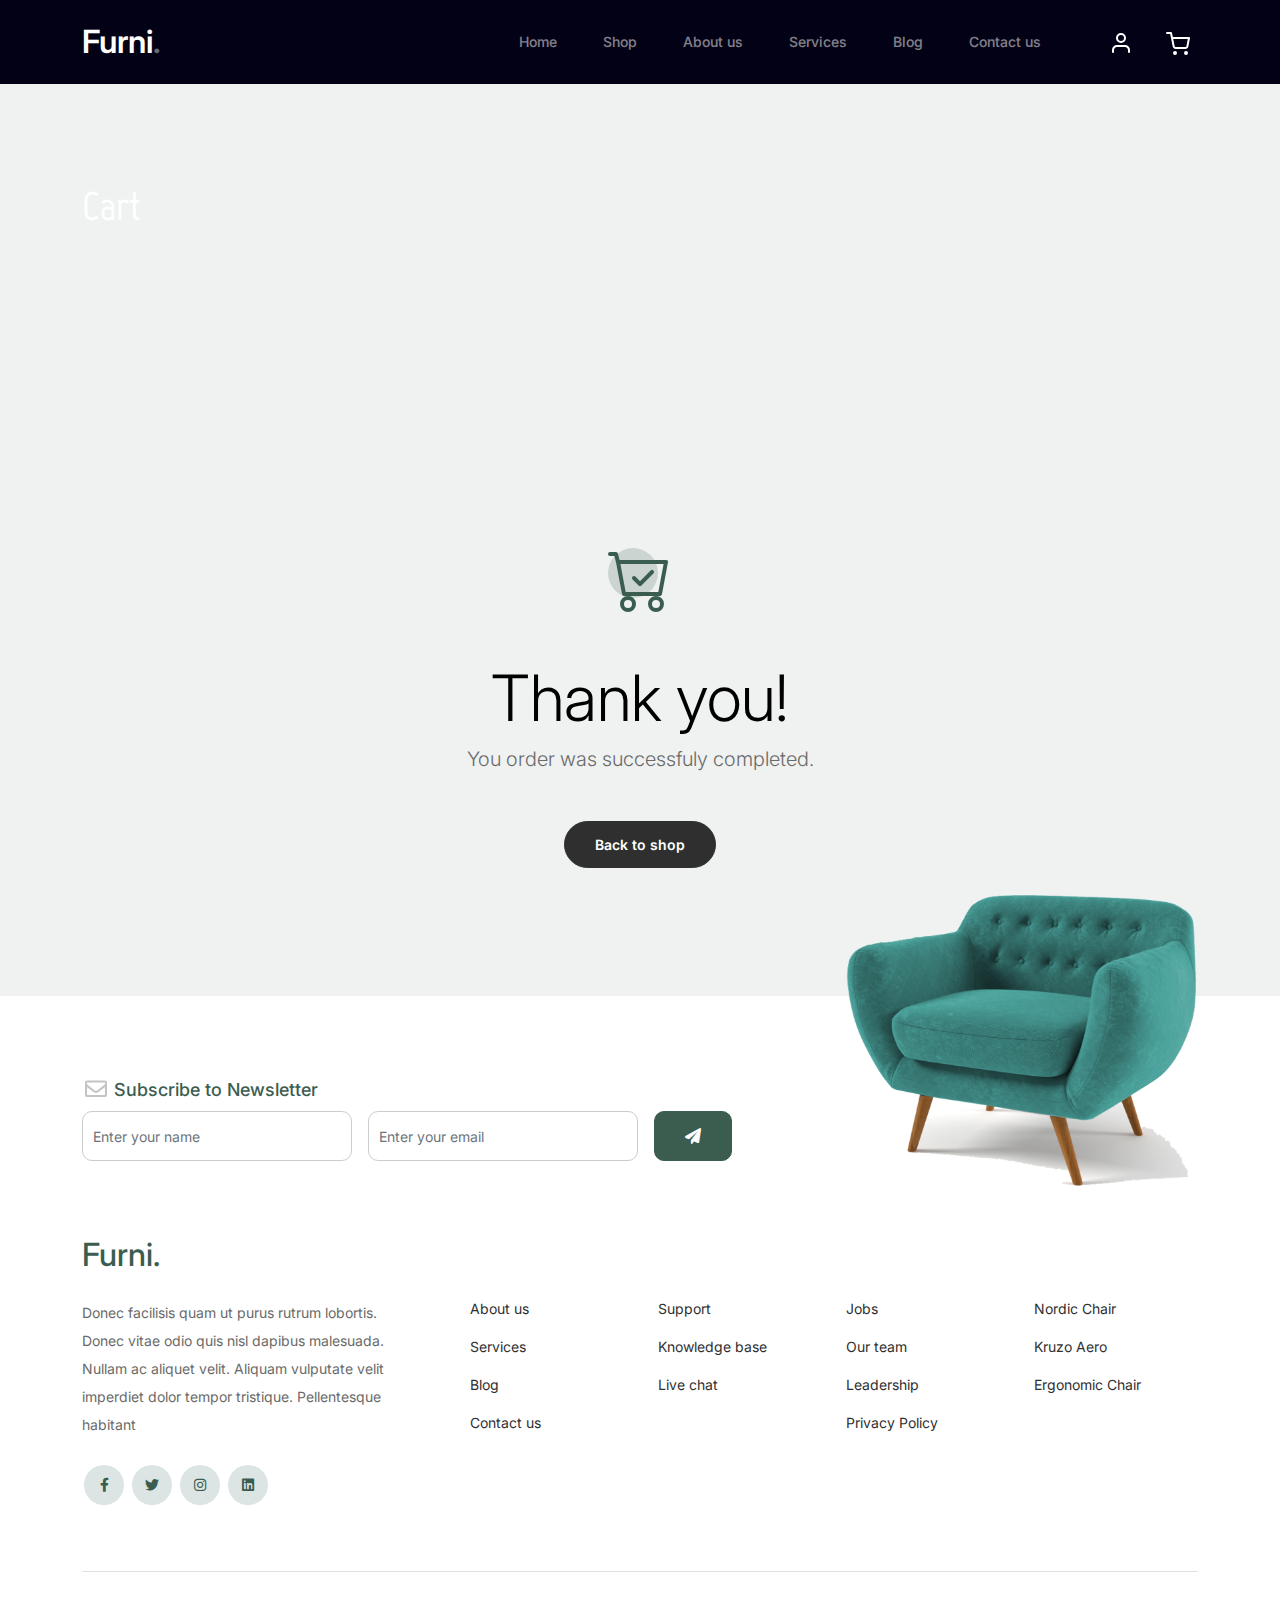
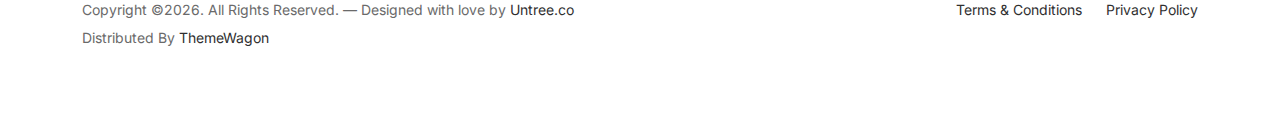
<file: thankyou.html>
<!-- /*
* Bootstrap 5
* Template Name: Furni
* Template Author: Untree.co
* Template URI: https://untree.co/
* License: https://creativecommons.org/licenses/by/3.0/
*/ -->
<!doctype html>
<html lang="en">
<head>
  <meta charset="utf-8">
  <meta name="viewport" content="width=device-width, initial-scale=1, shrink-to-fit=no">
  <meta name="author" content="Untree.co">
  <link rel="shortcut icon" href="favicon.png">

  <meta name="description" content="" />
  <meta name="keywords" content="bootstrap, bootstrap4" />

		<!-- Bootstrap CSS -->
		<link href="css/bootstrap.min.css" rel="stylesheet">
		<link href="https://cdnjs.cloudflare.com/ajax/libs/font-awesome/6.0.0-beta3/css/all.min.css" rel="stylesheet">
		<link href="css/tiny-slider.css" rel="stylesheet">
		<link href="css/style.css" rel="stylesheet">
		<title>Furni Free Bootstrap 5 Template for Furniture and Interior Design Websites by Untree.co </title>
	</head>

	<body>

		<!-- Start Header/Navigation -->
		<nav class="custom-navbar navbar navbar navbar-expand-md navbar-dark bg-dark" arial-label="Furni navigation bar">

			<div class="container">
				<a class="navbar-brand" href="index.html">Furni<span>.</span></a>

				<button class="navbar-toggler" type="button" data-bs-toggle="collapse" data-bs-target="#navbarsFurni" aria-controls="navbarsFurni" aria-expanded="false" aria-label="Toggle navigation">
					<span class="navbar-toggler-icon"></span>
				</button>

				<div class="collapse navbar-collapse" id="navbarsFurni">
					<ul class="custom-navbar-nav navbar-nav ms-auto mb-2 mb-md-0">
						<li class="nav-item ">
							<a class="nav-link" href="index.html">Home</a>
						</li>
						<li><a class="nav-link" href="shop.html">Shop</a></li>
						<li><a class="nav-link" href="about.html">About us</a></li>
						<li><a class="nav-link" href="services.html">Services</a></li>
						<li><a class="nav-link" href="blog.html">Blog</a></li>
						<li><a class="nav-link" href="contact.html">Contact us</a></li>
					</ul>

					<ul class="custom-navbar-cta navbar-nav mb-2 mb-md-0 ms-5">
						<li><a class="nav-link" href="#"><img src="images/user.svg"></a></li>
						<li><a class="nav-link" href="cart.html"><img src="images/cart.svg"></a></li>
					</ul>
				</div>
			</div>
				
		</nav>
		<!-- End Header/Navigation -->

		<!-- Start Hero Section -->
			<div class="hero">
				<div class="container">
					<div class="row justify-content-between">
						<div class="col-lg-5">
							<div class="intro-excerpt">
								<h1>Cart</h1>
							</div>
						</div>
						<div class="col-lg-7">
							
						</div>
					</div>
				</div>
			</div>
		<!-- End Hero Section -->

		

		<div class="untree_co-section">
    <div class="container">
      <div class="row">
        <div class="col-md-12 text-center pt-5">
          <span class="display-3 thankyou-icon text-primary">
            <svg width="1em" height="1em" viewBox="0 0 16 16" class="bi bi-cart-check mb-5" fill="currentColor" xmlns="http://www.w3.org/2000/svg">
              <path fill-rule="evenodd" d="M11.354 5.646a.5.5 0 0 1 0 .708l-3 3a.5.5 0 0 1-.708 0l-1.5-1.5a.5.5 0 1 1 .708-.708L8 8.293l2.646-2.647a.5.5 0 0 1 .708 0z"/>
              <path fill-rule="evenodd" d="M0 1.5A.5.5 0 0 1 .5 1H2a.5.5 0 0 1 .485.379L2.89 3H14.5a.5.5 0 0 1 .491.592l-1.5 8A.5.5 0 0 1 13 12H4a.5.5 0 0 1-.491-.408L2.01 3.607 1.61 2H.5a.5.5 0 0 1-.5-.5zM3.102 4l1.313 7h8.17l1.313-7H3.102zM5 12a2 2 0 1 0 0 4 2 2 0 0 0 0-4zm7 0a2 2 0 1 0 0 4 2 2 0 0 0 0-4zm-7 1a1 1 0 1 0 0 2 1 1 0 0 0 0-2zm7 0a1 1 0 1 0 0 2 1 1 0 0 0 0-2z"/>
            </svg>
          </span>
          <h2 class="display-3 text-black">Thank you!</h2>
          <p class="lead mb-5">You order was successfuly completed.</p>
          <p><a href="shop.html" class="btn btn-sm btn-outline-black">Back to shop</a></p>
        </div>
      </div>
    </div>
  </div>

		<!-- Start Footer Section -->
		<footer class="footer-section">
			<div class="container relative">

				<div class="sofa-img">
					<img src="images/sofa.png" alt="Image" class="img-fluid">
				</div>

				<div class="row">
					<div class="col-lg-8">
						<div class="subscription-form">
							<h3 class="d-flex align-items-center"><span class="me-1"><img src="images/envelope-outline.svg" alt="Image" class="img-fluid"></span><span>Subscribe to Newsletter</span></h3>

							<form action="#" class="row g-3">
								<div class="col-auto">
									<input type="text" class="form-control" placeholder="Enter your name">
								</div>
								<div class="col-auto">
									<input type="email" class="form-control" placeholder="Enter your email">
								</div>
								<div class="col-auto">
									<button class="btn btn-primary">
										<span class="fa fa-paper-plane"></span>
									</button>
								</div>
							</form>

						</div>
					</div>
				</div>

				<div class="row g-5 mb-5">
					<div class="col-lg-4">
						<div class="mb-4 footer-logo-wrap"><a href="#" class="footer-logo">Furni<span>.</span></a></div>
						<p class="mb-4">Donec facilisis quam ut purus rutrum lobortis. Donec vitae odio quis nisl dapibus malesuada. Nullam ac aliquet velit. Aliquam vulputate velit imperdiet dolor tempor tristique. Pellentesque habitant</p>

						<ul class="list-unstyled custom-social">
							<li><a href="#"><span class="fa fa-brands fa-facebook-f"></span></a></li>
							<li><a href="#"><span class="fa fa-brands fa-twitter"></span></a></li>
							<li><a href="#"><span class="fa fa-brands fa-instagram"></span></a></li>
							<li><a href="#"><span class="fa fa-brands fa-linkedin"></span></a></li>
						</ul>
					</div>

					<div class="col-lg-8">
						<div class="row links-wrap">
							<div class="col-6 col-sm-6 col-md-3">
								<ul class="list-unstyled">
									<li><a href="#">About us</a></li>
									<li><a href="#">Services</a></li>
									<li><a href="#">Blog</a></li>
									<li><a href="#">Contact us</a></li>
								</ul>
							</div>

							<div class="col-6 col-sm-6 col-md-3">
								<ul class="list-unstyled">
									<li><a href="#">Support</a></li>
									<li><a href="#">Knowledge base</a></li>
									<li><a href="#">Live chat</a></li>
								</ul>
							</div>

							<div class="col-6 col-sm-6 col-md-3">
								<ul class="list-unstyled">
									<li><a href="#">Jobs</a></li>
									<li><a href="#">Our team</a></li>
									<li><a href="#">Leadership</a></li>
									<li><a href="#">Privacy Policy</a></li>
								</ul>
							</div>

							<div class="col-6 col-sm-6 col-md-3">
								<ul class="list-unstyled">
									<li><a href="#">Nordic Chair</a></li>
									<li><a href="#">Kruzo Aero</a></li>
									<li><a href="#">Ergonomic Chair</a></li>
								</ul>
							</div>
						</div>
					</div>

				</div>

				<div class="border-top copyright">
					<div class="row pt-4">
						<div class="col-lg-6">
							<p class="mb-2 text-center text-lg-start">Copyright &copy;<script>document.write(new Date().getFullYear());</script>. All Rights Reserved. &mdash; Designed with love by <a href="https://untree.co">Untree.co</a> Distributed By <a href="https://themewagon.com">ThemeWagon</a> <!-- License information: https://untree.co/license/ -->
            </p>
						</div>

						<div class="col-lg-6 text-center text-lg-end">
							<ul class="list-unstyled d-inline-flex ms-auto">
								<li class="me-4"><a href="#">Terms &amp; Conditions</a></li>
								<li><a href="#">Privacy Policy</a></li>
							</ul>
						</div>

					</div>
				</div>

			</div>
		</footer>
		<!-- End Footer Section -->	


		<script src="js/bootstrap.bundle.min.js"></script>
		<script src="js/tiny-slider.js"></script>
		<script src="js/custom.js"></script>
	</body>

</html>
</file>
<file: css/tiny-slider.css>
.tns-outer{padding:0 !important}.tns-outer [hidden]{display:none !important}.tns-outer [aria-controls],.tns-outer [data-action]{cursor:pointer}.tns-slider{-webkit-transition:all 0s;-moz-transition:all 0s;transition:all 0s}.tns-slider>.tns-item{-webkit-box-sizing:border-box;-moz-box-sizing:border-box;box-sizing:border-box}.tns-horizontal.tns-subpixel{white-space:nowrap}.tns-horizontal.tns-subpixel>.tns-item{display:inline-block;vertical-align:top;white-space:normal}.tns-horizontal.tns-no-subpixel:after{content:'';display:table;clear:both}.tns-horizontal.tns-no-subpixel>.tns-item{float:left}.tns-horizontal.tns-carousel.tns-no-subpixel>.tns-item{margin-right:-100%}.tns-no-calc{position:relative;left:0}.tns-gallery{position:relative;left:0;min-height:1px}.tns-gallery>.tns-item{position:absolute;left:-100%;-webkit-transition:transform 0s, opacity 0s;-moz-transition:transform 0s, opacity 0s;transition:transform 0s, opacity 0s}.tns-gallery>.tns-slide-active{position:relative;left:auto !important}.tns-gallery>.tns-moving{-webkit-transition:all 0.25s;-moz-transition:all 0.25s;transition:all 0.25s}.tns-autowidth{display:inline-block}.tns-lazy-img{-webkit-transition:opacity 0.6s;-moz-transition:opacity 0.6s;transition:opacity 0.6s;opacity:0.6}.tns-lazy-img.tns-complete{opacity:1}.tns-ah{-webkit-transition:height 0s;-moz-transition:height 0s;transition:height 0s}.tns-ovh{overflow:hidden}.tns-visually-hidden{position:absolute;left:-10000em}.tns-transparent{opacity:0;visibility:hidden}.tns-fadeIn{opacity:1;filter:alpha(opacity=100);z-index:0}.tns-normal,.tns-fadeOut{opacity:0;filter:alpha(opacity=0);z-index:-1}.tns-vpfix{white-space:nowrap}.tns-vpfix>div,.tns-vpfix>li{display:inline-block}.tns-t-subp2{margin:0 auto;width:310px;position:relative;height:10px;overflow:hidden}.tns-t-ct{width:2333.3333333%;width:-webkit-calc(100% * 70 / 3);width:-moz-calc(100% * 70 / 3);width:calc(100% * 70 / 3);position:absolute;right:0}.tns-t-ct:after{content:'';display:table;clear:both}.tns-t-ct>div{width:1.4285714%;width:-webkit-calc(100% / 70);width:-moz-calc(100% / 70);width:calc(100% / 70);height:10px;float:left}

/*# sourceMappingURL=sourcemaps/tiny-slider.css.map */
</file>
<file: css/style.css>
/*
* Template Name: UntreeStore
* Template Author: Untree.co
* Author URI: https://untree.co/
* License: https://creativecommons.org/licenses/by/3.0/
*/
@import url("https://fonts.googleapis.com/css2?family=Inter:wght@400;500;600;700;800&display=swap");
@import url('https://fonts.googleapis.com/css2?family=Marvel:ital,wght@0,400;0,700;1,400;1,700&display=swap');



body {
  overflow-x: hidden;
  position: relative; }

body {
  font-family: "Inter", sans-serif;
  font-weight: 400;
  line-height: 28px;
  color: #6a6a6a;
  font-size: 14px;
  background-color: #eff2f1; }

a {
  text-decoration: none;
  -webkit-transition: .3s all ease;
  -o-transition: .3s all ease;
  transition: .3s all ease;
  color: #2f2f2f;
  text-decoration: underline; }
  a:hover {
    color: #2f2f2f;
    text-decoration: none; }
  a.more {
    font-weight: 600; }

.custom-navbar {
  background: rgb(3, 1, 21) !important;
  padding-top: 20px;
  padding-bottom: 20px; }
  .custom-navbar .navbar-brand {
    font-size: 32px;
    font-weight: 600; }
    .custom-navbar .navbar-brand > span {
      opacity: .4; }
  .custom-navbar .navbar-toggler {
    border-color: transparent; }
    .custom-navbar .navbar-toggler:active, .custom-navbar .navbar-toggler:focus {
      -webkit-box-shadow: none;
      box-shadow: none;
      outline: none; }
  @media (min-width: 992px) {
    .custom-navbar .custom-navbar-nav li {
      margin-left: 15px;
      margin-right: 15px; } }
  .custom-navbar .custom-navbar-nav li a {
    font-weight: 500;
    color: #ffffff !important;
    opacity: .5;
    -webkit-transition: .3s all ease;
    -o-transition: .3s all ease;
    transition: .3s all ease;
    position: relative; }
    @media (min-width: 768px) {
      .custom-navbar .custom-navbar-nav li a:before {
        content: "";
        position: absolute;
        bottom: 0;
        left: 8px;
        right: 8px;
        background: #f9bf29;
        height: 5px;
        opacity: 1;
        visibility: visible;
        width: 0;
        -webkit-transition: .15s all ease-out;
        -o-transition: .15s all ease-out;
        transition: .15s all ease-out; } }
    .custom-navbar .custom-navbar-nav li a:hover {
      opacity: 1; }
      .custom-navbar .custom-navbar-nav li a:hover:before {
        width: calc(100% - 16px); }
  .custom-navbar .custom-navbar-nav li.active a {
    opacity: 1; }
    .custom-navbar .custom-navbar-nav li.active a:before {
      width: calc(100% - 16px); }
  .custom-navbar .custom-navbar-cta {
    margin-left: 0 !important;
    -webkit-box-orient: horizontal;
    -webkit-box-direction: normal;
    -ms-flex-direction: row;
    flex-direction: row; }
    @media (min-width: 768px) {
      .custom-navbar .custom-navbar-cta {
        margin-left: 40px !important; } }
    .custom-navbar .custom-navbar-cta li {
      margin-left: 0px;
      margin-right: 0px; }
      .custom-navbar .custom-navbar-cta li:first-child {
        margin-right: 20px; }

.hero {
  padding: calc(4rem - 30px) 0 0rem 0; }
  @media (min-width: 768px) {
    .hero {
      padding: calc(4rem - 30px) 0 4rem 0; } }
  @media (min-width: 992px) {
    .hero {
      padding: calc(8rem - 30px) 0 8rem 0; } }
  .hero .intro-excerpt {
    position: relative;
    z-index: 4; }
    @media (min-width: 992px) {
      .hero .intro-excerpt {
        max-width: 450px; } }
  .hero h1 {
    font-family: Marvel;
    font-weight: 800;
    color: #ffffff;
    margin-bottom: 30px; }
    @media (min-width: 1400px) {
      .hero h1 {
        font-size: 54px; } }
  .hero p {
    color: rgba(255, 255, 255, 0.5);
    margin-botom: 30px; }
  .hero .hero-img-wrap {
    position: relative; }
    .hero .hero-img-wrap img {
      position: relative;
      top: 0px;
      right: 0px;
      z-index: 2;
      max-width: 780px;
      left: -20px; }
      @media (min-width: 768px) {
        .hero .hero-img-wrap img {
          right: 0px;
          left: -100px; } }
      @media (min-width: 992px) {
        .hero .hero-img-wrap img {
          left: 0px;
          top: -80px;
          position: absolute;
          right: -50px; } }
      @media (min-width: 1200px) {
        .hero .hero-img-wrap img {
          left: 0px;
          top: -80px;
          right: -100px; } }
    .hero .hero-img-wrap:after {
      content: "";
      position: absolute;
      width: 255px;
      height: 217px;
      background-size: contain;
      background-repeat: no-repeat;
      right: -100px;
      top: -0px; }
      @media (min-width: 1200px) {
        .hero .hero-img-wrap:after {
          top: -40px; } }

.btn {
  font-weight: 600;
  padding: 12px 30px;
  border-radius: 30px;
  color: #ffffff;
  background: #2f2f2f;
  border-color: #2f2f2f; }
  .btn:hover {
    color: #ffffff;
    background: #222222;
    border-color: #222222; }
  .btn:active, .btn:focus {
    outline: none !important;
    -webkit-box-shadow: none;
    box-shadow: none; }
  .btn.btn-primary {
    background: #3b5d50;
    border-color: #3b5d50; }
    .btn.btn-primary:hover {
      background: #314d43;
      border-color: #314d43; }
  .btn.btn-secondary {
    color: #2f2f2f;
    background: #f9bf29;
    border-color: #f9bf29; }
    .btn.btn-secondary:hover {
      background: #f8b810;
      border-color: #f8b810; }
  .btn.btn-white-outline {
    background: transparent;
    border-width: 2px;
    border-color: rgba(255, 255, 255, 0.3); }
    .btn.btn-white-outline:hover {
      border-color: white;
      color: #ffffff; }


  
.section-title {
  color: #2f2f2f; }

.product-section {
  padding: 7rem 0; }
  .product-section .product-item {
    text-align: center;
    text-decoration: none;
    display: block;
    position: relative;
    padding-bottom: 50px;
    cursor: pointer; }
    .product-section .product-item .product-thumbnail {
      margin-bottom: 30px;
      position: relative;
      top: 0;
      -webkit-transition: .3s all ease;
      -o-transition: .3s all ease;
      transition: .3s all ease; }
    .product-section .product-item h3 {
      font-weight: 600;
      font-size: 16px; }
    .product-section .product-item strong {
      font-weight: 800 !important;
      font-size: 18px !important; }
    .product-section .product-item h3, .product-section .product-item strong {
      color: #2f2f2f;
      text-decoration: none; }
    .product-section .product-item .icon-cross {
      position: absolute;
      width: 35px;
      height: 35px;
      display: inline-block;
      background: #2f2f2f;
      bottom: 15px;
      left: 50%;
      -webkit-transform: translateX(-50%);
      -ms-transform: translateX(-50%);
      transform: translateX(-50%);
      margin-bottom: -17.5px;
      border-radius: 50%;
      opacity: 0;
      visibility: hidden;
      -webkit-transition: .3s all ease;
      -o-transition: .3s all ease;
      transition: .3s all ease; }
      .product-section .product-item .icon-cross img {
        position: absolute;
        left: 50%;
        top: 50%;
        -webkit-transform: translate(-50%, -50%);
        -ms-transform: translate(-50%, -50%);
        transform: translate(-50%, -50%); }
    .product-section .product-item:before {
      bottom: 0;
      left: 0;
      right: 0;
      position: absolute;
      content: "";
      background: #dce5e4;
      height: 0%;
      z-index: -1;
      border-radius: 10px;
      -webkit-transition: .3s all ease;
      -o-transition: .3s all ease;
      transition: .3s all ease; }
    .product-section .product-item:hover .product-thumbnail {
      top: -25px; }
    .product-section .product-item:hover .icon-cross {
      bottom: 0;
      opacity: 1;
      visibility: visible; }
    .product-section .product-item:hover:before {
      height: 70%; }

.why-choose-section {
  padding: 7rem 0; }
  .why-choose-section .img-wrap {
    position: relative; }
    .why-choose-section .img-wrap:before {
      position: absolute;
      content: "";
      width: 255px;
      height: 217px;
      background-image: url("../images/dots-yellow.svg");
      background-repeat: no-repeat;
      background-size: contain;
      -webkit-transform: translate(-40%, -40%);
      -ms-transform: translate(-40%, -40%);
      transform: translate(-40%, -40%);
      z-index: -1; }
    .why-choose-section .img-wrap img {
      border-radius: 20px; }

.feature {
  margin-bottom: 30px; }
  .feature .icon {
    display: inline-block;
    position: relative;
    margin-bottom: 20px; }
    .feature .icon:before {
      content: "";
      width: 33px;
      height: 33px;
      position: absolute;
      background: rgba(59, 93, 80, 0.2);
      border-radius: 50%;
      right: -8px;
      bottom: 0; }
  .feature h3 {
    font-size: 14px;
    color: #2f2f2f; }
  .feature p {
    font-size: 14px;
    line-height: 22px;
    color: #6a6a6a; }

.we-help-section {
  padding: 7rem 0; }
  .we-help-section .imgs-grid {
    display: -ms-grid;
    display: grid;
    -ms-grid-columns: (1fr)[27];
    grid-template-columns: repeat(27, 1fr);
    position: relative; }
    .we-help-section .imgs-grid:before {
      position: absolute;
      content: "";
      width: 255px;
      height: 217px;
      background-image: url("../images/dots-green.svg");
      background-size: contain;
      background-repeat: no-repeat;
      -webkit-transform: translate(-40%, -40%);
      -ms-transform: translate(-40%, -40%);
      transform: translate(-40%, -40%);
      z-index: -1; }
    .we-help-section .imgs-grid .grid {
      position: relative; }
      .we-help-section .imgs-grid .grid img {
        border-radius: 20px;
        max-width: 100%; }
      .we-help-section .imgs-grid .grid.grid-1 {
        -ms-grid-column: 1;
        -ms-grid-column-span: 18;
        grid-column: 1 / span 18;
        -ms-grid-row: 1;
        -ms-grid-row-span: 27;
        grid-row: 1 / span 27; }
      .we-help-section .imgs-grid .grid.grid-2 {
        -ms-grid-column: 19;
        -ms-grid-column-span: 27;
        grid-column: 19 / span 27;
        -ms-grid-row: 1;
        -ms-grid-row-span: 5;
        grid-row: 1 / span 5;
        padding-left: 20px; }
      .we-help-section .imgs-grid .grid.grid-3 {
        -ms-grid-column: 14;
        -ms-grid-column-span: 16;
        grid-column: 14 / span 16;
        -ms-grid-row: 6;
        -ms-grid-row-span: 27;
        grid-row: 6 / span 27;
        padding-top: 20px; }

.custom-list {
  width: 100%; }
  .custom-list li {
    display: inline-block;
    width: calc(50% - 20px);
    margin-bottom: 12px;
    line-height: 1.5;
    position: relative;
    padding-left: 20px; }
    .custom-list li:before {
      content: "";
      width: 8px;
      height: 8px;
      border-radius: 50%;
      border: 2px solid #3b5d50;
      position: absolute;
      left: 0;
      top: 8px; }

.popular-product {
  padding: 0 0 7rem 0; }
  .popular-product .product-item-sm h3 {
    font-size: 14px;
    font-weight: 700;
    color: #2f2f2f; }
  .popular-product .product-item-sm a {
    text-decoration: none;
    color: #2f2f2f;
    -webkit-transition: .3s all ease;
    -o-transition: .3s all ease;
    transition: .3s all ease; }
    .popular-product .product-item-sm a:hover {
      color: rgba(47, 47, 47, 0.5); }
  .popular-product .product-item-sm p {
    line-height: 1.4;
    margin-bottom: 10px;
    font-size: 14px; }
  .popular-product .product-item-sm .thumbnail {
    margin-right: 10px;
    -webkit-box-flex: 0;
    -ms-flex: 0 0 120px;
    flex: 0 0 120px;
    position: relative; }
    .popular-product .product-item-sm .thumbnail:before {
      content: "";
      position: absolute;
      border-radius: 20px;
      background: #dce5e4;
      width: 98px;
      height: 98px;
      top: 50%;
      left: 50%;
      -webkit-transform: translate(-50%, -50%);
      -ms-transform: translate(-50%, -50%);
      transform: translate(-50%, -50%);
      z-index: -1; }

.testimonial-section {
  padding: 3rem 0 7rem 0; }

.testimonial-slider-wrap {
  position: relative; }
  .testimonial-slider-wrap .item .testimonial-block blockquote {
    font-size: 16px; }
    @media (min-width: 768px) {
      .testimonial-slider-wrap .item .testimonial-block blockquote {
        line-height: 32px;
        font-size: 18px; } }
  .testimonial-slider-wrap .item .testimonial-block .author-info .author-pic {
    margin-bottom: 20px; }
    .testimonial-slider-wrap .item .testimonial-block .author-info .author-pic img {
      max-width: 80px;
      border-radius: 50%; }
  .testimonial-slider-wrap .item .testimonial-block .author-info h3 {
    font-size: 14px;
    font-weight: 700;
    color: #2f2f2f;
    margin-bottom: 0; }
  .testimonial-slider-wrap #testimonial-nav {
    position: absolute;
    top: 50%;
    z-index: 99;
    width: 100%;
    display: none; }
    @media (min-width: 768px) {
      .testimonial-slider-wrap #testimonial-nav {
        display: block; } }
    .testimonial-slider-wrap #testimonial-nav > span {
      cursor: pointer;
      position: absolute;
      width: 58px;
      height: 58px;
      line-height: 58px;
      border-radius: 50%;
      background: rgba(59, 93, 80, 0.1);
      color: #2f2f2f;
      -webkit-transition: .3s all ease;
      -o-transition: .3s all ease;
      transition: .3s all ease; }
      .testimonial-slider-wrap #testimonial-nav > span:hover {
        background: #3b5d50;
        color: #ffffff; }
    .testimonial-slider-wrap #testimonial-nav .prev {
      left: -10px; }
    .testimonial-slider-wrap #testimonial-nav .next {
      right: 0; }
  .testimonial-slider-wrap .tns-nav {
    position: absolute;
    bottom: -50px;
    left: 50%;
    -webkit-transform: translateX(-50%);
    -ms-transform: translateX(-50%);
    transform: translateX(-50%); }
    .testimonial-slider-wrap .tns-nav button {
      background: none;
      border: none;
      display: inline-block;
      position: relative;
      width: 0 !important;
      height: 7px !important;
      margin: 2px; }
      .testimonial-slider-wrap .tns-nav button:active, .testimonial-slider-wrap .tns-nav button:focus, .testimonial-slider-wrap .tns-nav button:hover {
        outline: none;
        -webkit-box-shadow: none;
        box-shadow: none;
        background: none; }
      .testimonial-slider-wrap .tns-nav button:before {
        display: block;
        width: 7px;
        height: 7px;
        left: 0;
        top: 0;
        position: absolute;
        content: "";
        border-radius: 50%;
        -webkit-transition: .3s all ease;
        -o-transition: .3s all ease;
        transition: .3s all ease;
        background-color: #d6d6d6; }
      .testimonial-slider-wrap .tns-nav button:hover:before, .testimonial-slider-wrap .tns-nav button.tns-nav-active:before {
        background-color: #3b5d50; }


        .card {
          position: relative;
          overflow: hidden;
      }
      
      .card-img {
          width: 100%;
          height: 600px;
          object-fit: cover;
          transition: transform 0.3s ease;
      }
      
      .hover-overlay:hover .card-img {
          transform: scale(1.1);
      }
      
      .card-img-overlay {
          background-color: rgba(0, 0, 0, 0.5);
          color: white;
          opacity: 0;
          transition: opacity 0.3s ease;
      }
      
      .hover-overlay:hover .card-img-overlay {
          opacity: 1;
      }
      
      .card-title, .card-text {
          margin: 0;
      }

      
.before-footer-section {
  padding: 7rem 0 12rem 0 !important; }

.blog-section {
  padding: 7rem 0 12rem 0; }
  .blog-section .post-entry a {
    text-decoration: none; }
  .blog-section .post-entry .post-thumbnail {
    display: block;
    margin-bottom: 20px; }
    .blog-section .post-entry .post-thumbnail img {
      border-radius: 20px;
      -webkit-transition: .3s all ease;
      -o-transition: .3s all ease;
      transition: .3s all ease; }
  .blog-section .post-entry .post-content-entry {
    padding-left: 15px;
    padding-right: 15px; }
    .blog-section .post-entry .post-content-entry h3 {
      font-size: 16px;
      margin-bottom: 0;
      font-weight: 600;
      margin-bottom: 7px; }
    .blog-section .post-entry .post-content-entry .meta {
      font-size: 14px; }
      .blog-section .post-entry .post-content-entry .meta a {
        font-weight: 600; }
  .blog-section .post-entry:hover .post-thumbnail img, .blog-section .post-entry:focus .post-thumbnail img {
    opacity: .7; }

.footer-section {
  padding: 80px 0;
  background: #ffffff; }
  .footer-section .relative {
    position: relative; }
  .footer-section a {
    text-decoration: none;
    color: #2f2f2f;
    -webkit-transition: .3s all ease;
    -o-transition: .3s all ease;
    transition: .3s all ease; }
    .footer-section a:hover {
      color: rgba(47, 47, 47, 0.5); }
  .footer-section .subscription-form {
    margin-bottom: 40px;
    position: relative;
    z-index: 2;
    margin-top: 100px; }
    @media (min-width: 992px) {
      .footer-section .subscription-form {
        margin-top: 0px;
        margin-bottom: 80px; } }
    .footer-section .subscription-form h3 {
      font-size: 18px;
      font-weight: 500;
      color: #3b5d50; }
    .footer-section .subscription-form .form-control {
      height: 50px;
      border-radius: 10px;
      font-family: "Inter", sans-serif; }
      .footer-section .subscription-form .form-control:active, .footer-section .subscription-form .form-control:focus {
        outline: none;
        -webkit-box-shadow: none;
        box-shadow: none;
        border-color: #3b5d50;
        -webkit-box-shadow: 0 1px 4px 0 rgba(0, 0, 0, 0.2);
        box-shadow: 0 1px 4px 0 rgba(0, 0, 0, 0.2); }
      .footer-section .subscription-form .form-control::-webkit-input-placeholder {
        font-size: 14px; }
      .footer-section .subscription-form .form-control::-moz-placeholder {
        font-size: 14px; }
      .footer-section .subscription-form .form-control:-ms-input-placeholder {
        font-size: 14px; }
      .footer-section .subscription-form .form-control:-moz-placeholder {
        font-size: 14px; }
    .footer-section .subscription-form .btn {
      border-radius: 10px !important; }
  .footer-section .sofa-img {
    position: absolute;
    top: -200px;
    z-index: 1;
    right: 0; }
    .footer-section .sofa-img img {
      max-width: 380px; }
  .footer-section .links-wrap {
    margin-top: 0px; }
    @media (min-width: 992px) {
      .footer-section .links-wrap {
        margin-top: 54px; } }
    .footer-section .links-wrap ul li {
      margin-bottom: 10px; }
  .footer-section .footer-logo-wrap .footer-logo {
    font-size: 32px;
    font-weight: 500;
    text-decoration: none;
    color: #3b5d50; }
  .footer-section .custom-social li {
    margin: 2px;
    display: inline-block; }
    .footer-section .custom-social li a {
      width: 40px;
      height: 40px;
      text-align: center;
      line-height: 40px;
      display: inline-block;
      background: #dce5e4;
      color: #3b5d50;
      border-radius: 50%; }
      .footer-section .custom-social li a:hover {
        background: #3b5d50;
        color: #ffffff; }
  .footer-section .border-top {
    border-color: #dce5e4; }
    .footer-section .border-top.copyright {
      font-size: 14px !important; }

.untree_co-section {
  padding: 7rem 0; }

.form-control {
  height: 50px;
  border-radius: 10px;
  font-family: "Inter", sans-serif; }
  .form-control:active, .form-control:focus {
    outline: none;
    -webkit-box-shadow: none;
    box-shadow: none;
    border-color: #3b5d50;
    -webkit-box-shadow: 0 1px 4px 0 rgba(0, 0, 0, 0.2);
    box-shadow: 0 1px 4px 0 rgba(0, 0, 0, 0.2); }
  .form-control::-webkit-input-placeholder {
    font-size: 14px; }
  .form-control::-moz-placeholder {
    font-size: 14px; }
  .form-control:-ms-input-placeholder {
    font-size: 14px; }
  .form-control:-moz-placeholder {
    font-size: 14px; }

.service {
  line-height: 1.5; }
  .service .service-icon {
    border-radius: 10px;
    -webkit-box-flex: 0;
    -ms-flex: 0 0 50px;
    flex: 0 0 50px;
    height: 50px;
    line-height: 50px;
    text-align: center;
    background: #3b5d50;
    margin-right: 20px;
    color: #ffffff; }

textarea {
  height: auto !important; }

.site-blocks-table {
  overflow: auto; }
  .site-blocks-table .product-thumbnail {
    width: 200px; }
  .site-blocks-table .btn {
    padding: 2px 10px; }
  .site-blocks-table thead th {
    padding: 30px;
    text-align: center;
    border-width: 0px !important;
    vertical-align: middle;
    color: rgba(0, 0, 0, 0.8);
    font-size: 18px; }
  .site-blocks-table td {
    padding: 20px;
    text-align: center;
    vertical-align: middle;
    color: rgba(0, 0, 0, 0.8); }
  .site-blocks-table tbody tr:first-child td {
    border-top: 1px solid #3b5d50 !important; }
  .site-blocks-table .btn {
    background: none !important;
    color: #000000;
    border: none;
    height: auto !important; }

.site-block-order-table th {
  border-top: none !important;
  border-bottom-width: 1px !important; }

.site-block-order-table td, .site-block-order-table th {
  color: #000000; }

.couponcode-wrap input {
  border-radius: 10px !important; }

.text-primary {
  color: #3b5d50 !important; }

.thankyou-icon {
  position: relative;
  color: #3b5d50; }
  .thankyou-icon:before {
    position: absolute;
    content: "";
    width: 50px;
    height: 50px;
    border-radius: 50%;
    background: rgba(59, 93, 80, 0.2); }


    .form-group {
      margin-bottom: 20px;
    }
    
    label {
      display: block;
      margin-bottom: 5px;
      color: #555;
    }
    
    input[type="text"],
    input[type="email"],
    textarea {
      width: 100%;
      padding: 10px;
      font-size: 16px;
      border-radius: 5px;
      border: 1px solid #ccc;
    }
    
    button {
      display: block;
      width: 100%;
      padding: 10px;
      font-size: 18px;
      color: #fff;
      background-color: #f00;
      border: none;
      border-radius: 5px;
      cursor: pointer;
    }
    
    button:hover {
      background-color: #d00;
    }
</file>
